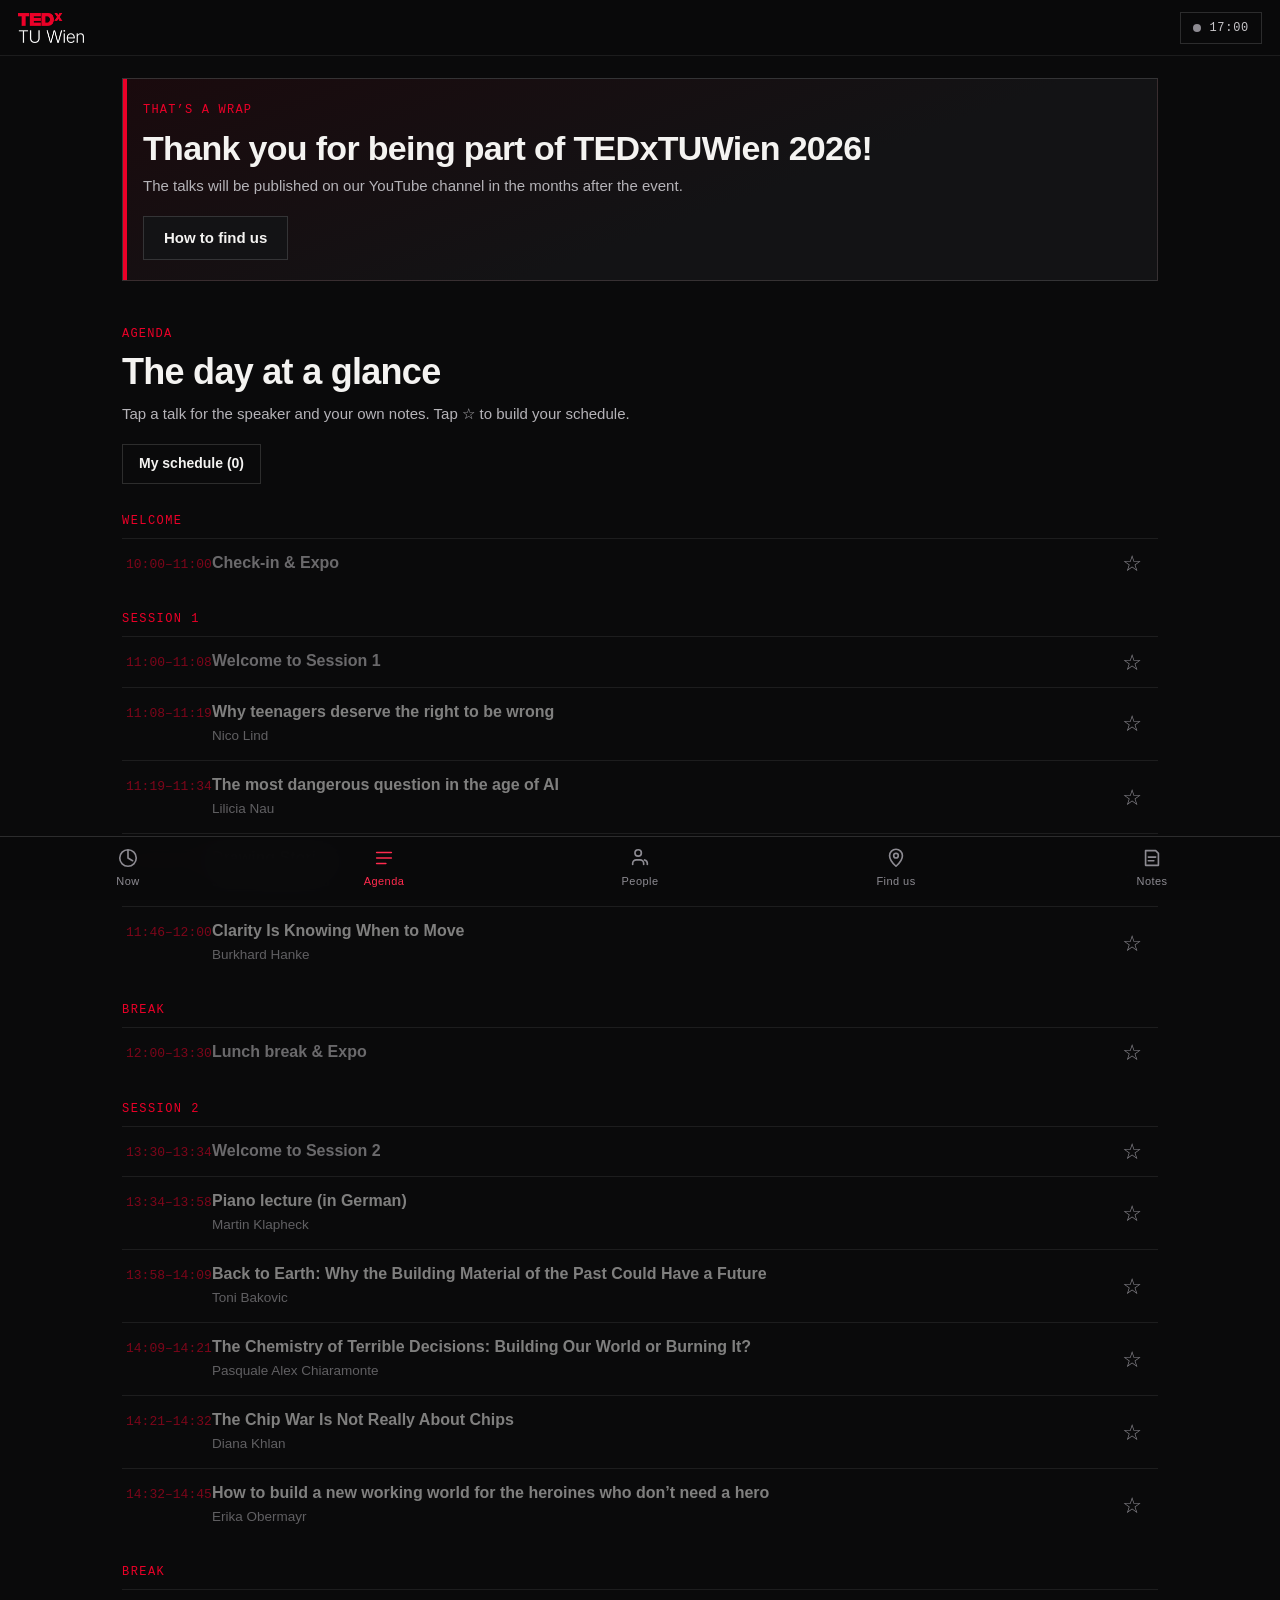
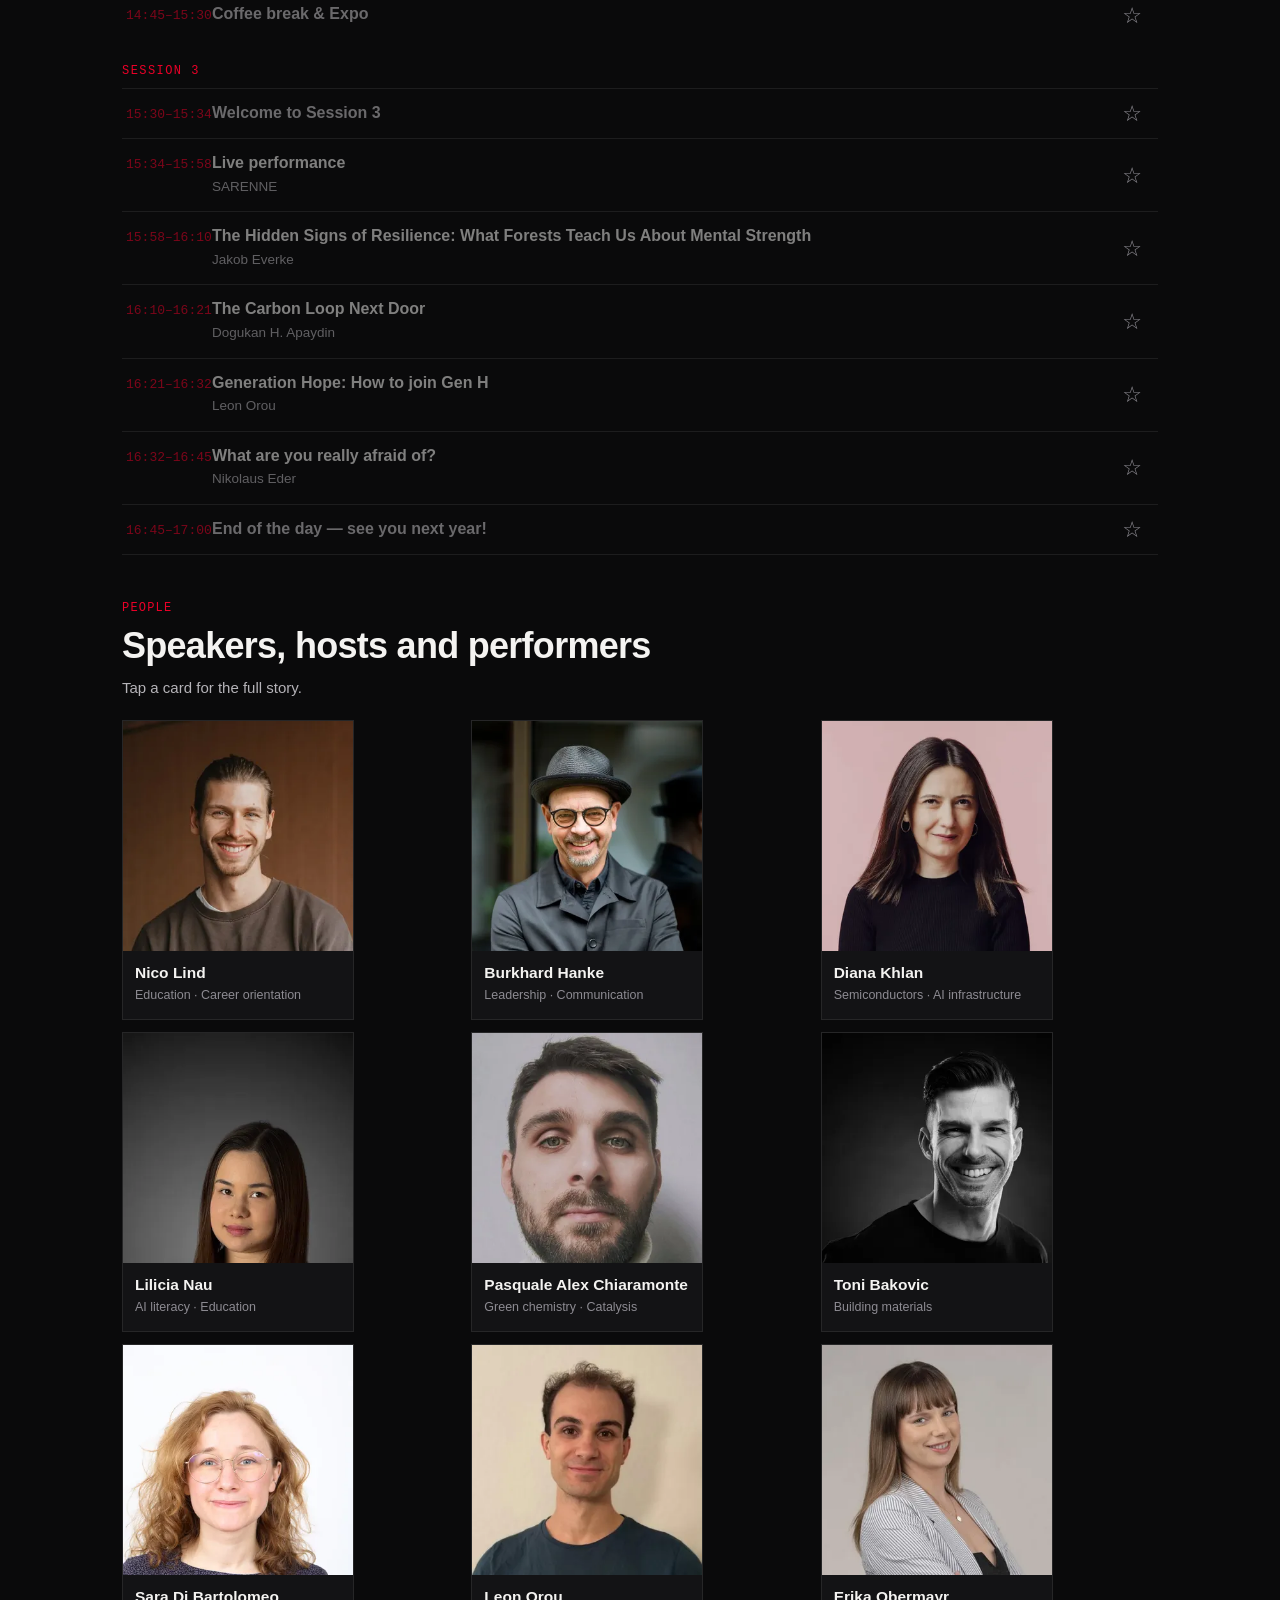
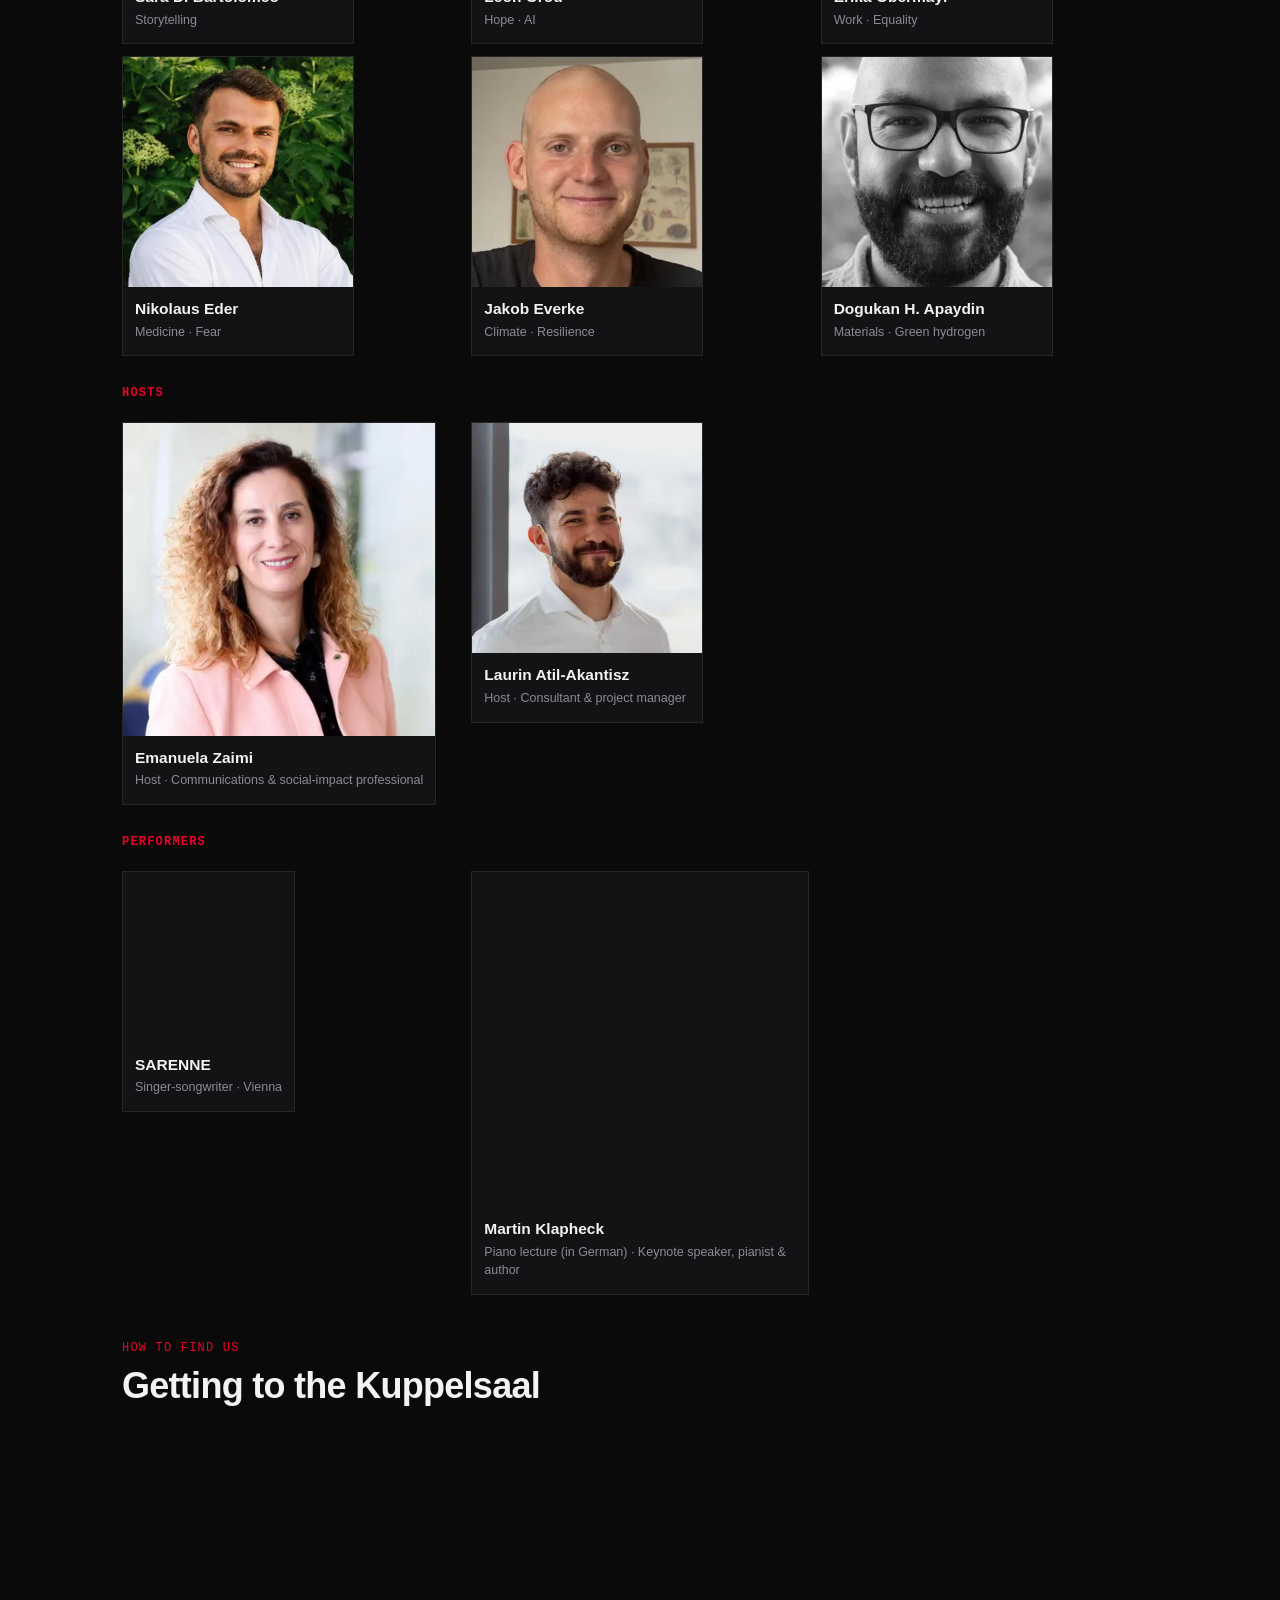
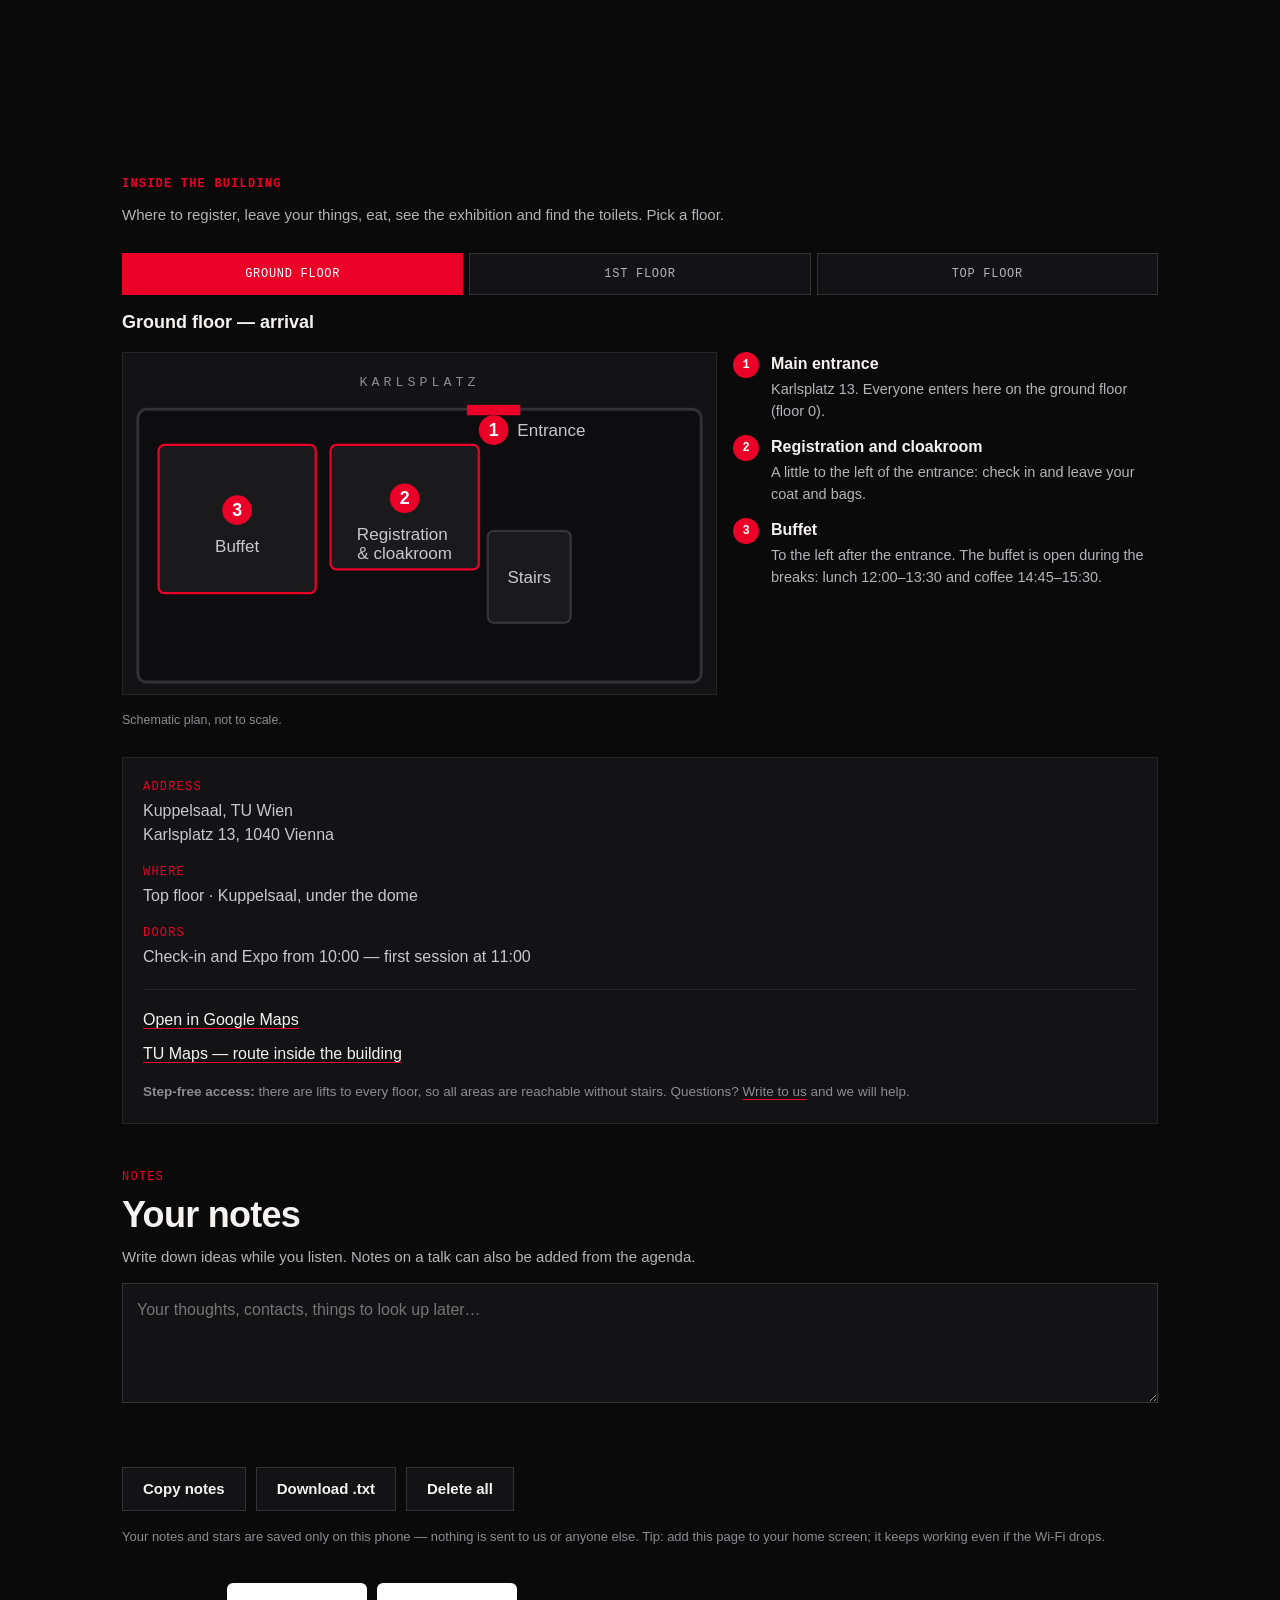
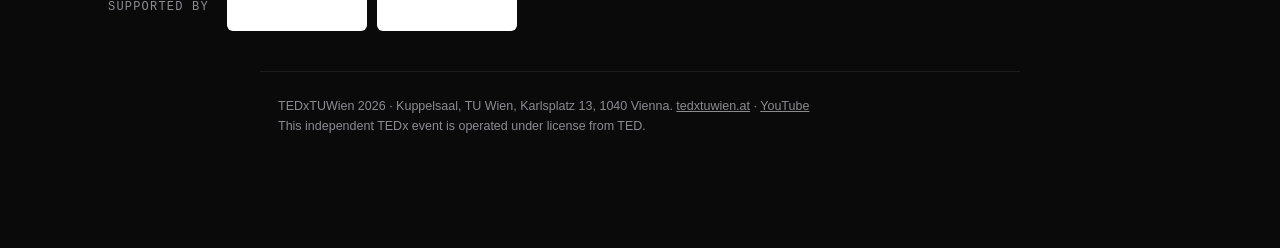
<file: index.html>
<!DOCTYPE html><html lang="en"> <head><meta charset="utf-8"><meta name="viewport" content="width=device-width, initial-scale=1, viewport-fit=cover"><title>TEDxTUWien 2026 — Program</title><meta name="description" content="The live program of TEDxTUWien 2026: what is on now, the agenda, speakers, directions and your notes."><meta name="theme-color" content="#0A0A0B"><meta name="robots" content="noindex"><meta name="referrer" content="no-referrer"><link rel="icon" type="image/svg+xml" href="/favicon.svg"><link rel="apple-touch-icon" href="/icon-192.png"><link rel="manifest" href="/manifest.webmanifest"><meta http-equiv="content-security-policy" content="default-src 'none';img-src 'self' data:;font-src 'self';connect-src 'self';worker-src 'self';manifest-src 'self';form-action 'none';base-uri 'self';object-src 'none'; script-src 'self' 'sha256-xIb/Pa7FUshAu4ihwjchYcQpyCI8eS8kt40GpOAYCz8=' 'sha256-1BvDVWLr3QCC20uHhUDi27eDFVJpk1uMQJGIWKUks2I=' 'sha256-kmZE/W8I1iuTnl1b3yqzv9/DQZenPngd3NjSKMQl7y0=' 'sha256-Y8t0ntteBwH+PqGKUyjWW3CAk+BNJKSoQc0xZ68FjhM=' 'sha256-0O7iB6zr9x0r6X6eWYITC9V5q+yWCGAoFvcysBGbY9Q='; style-src 'self' 'sha256-Hw23oPs2fQQmkAXcZ7RcNHYTnBPC6nFzAL6jhCcsemM=' 'sha256-47DEQpj8HBSa+/TImW+5JCeuQeRkm5NMpJWZG3hSuFU=';"><link rel="stylesheet" href="/assets/Layout.Bdrk-60d.css"></head> <body data-base="/"> <a class="skip-link" href="#now">Skip to content</a>  <div class="app" data-app data-title="TEDxTUWien 2026" data-offset="+01:00" data-doors="2026-11-22T10:00:00+01:00"> <header class="top"> <a class="brand" href="#now" aria-label="TEDxTUWien">  <img src="/assets/logo-white-cropped.wTfayhI8_Z24B0nx.webp" alt="TEDxTUWien" loading="eager" decoding="async" width="131" height="60" class="brand-img"> </a> <p class="chip" data-chip data-live="false" role="status"> <span class="dot" aria-hidden="true"></span><span data-chip-text>Vienna</span> </p> </header>  <main> <!-- NOW --><section id="now" class="panel now" aria-labelledby="now-title"> <div class="now-card" data-now data-phase="loading"> <p class="mono now-kicker" data-now-kicker>TEDxTUWien 2026</p> <h1 id="now-title" class="now-title" data-now-title>Program</h1> <p class="now-sub" data-now-sub>
22 November 2026 · Kuppelsaal, TU Wien, Karlsplatz 13 </p> <progress class="now-progress" data-now-progress value="0" max="1" hidden></progress> <p class="now-next" data-now-next hidden></p> <div class="now-actions"> <button type="button" class="btn btn--solid" data-jump hidden>Jump to now</button> <a class="btn" href="#find">How to find us</a> </div> </div> <noscript><p class="lead">Please enable JavaScript to see what is on right now.</p></noscript> </section> <!-- AGENDA --> <section id="agenda" class="panel" aria-labelledby="agenda-title"> <p class="mono eyebrow">Agenda</p> <h2 id="agenda-title" class="h2">The day at a glance</h2>  <p class="lead">
Tap a talk for the speaker and your own notes. Tap ☆ to build your schedule.
</p> <div class="agenda-tools"> <button type="button" class="toggle" data-filter aria-pressed="false">
My schedule <span data-pick-count>(0)</span> </button> </div> <ol class="agenda" data-agenda>  <li class="block-head" data-block> Welcome </li> <li class="item" data-item data-id="checkin" data-kind="checkin" data-start="2026-11-22T10:00:00+01:00" data-end="2026-11-22T11:00:00+01:00" data-title="Check-in &amp; Expo" data-person data-state="upcoming"> <button type="button" class="item-main" data-open="checkin"> <span class="time">10:00–11:00</span> <span> <span class="title">Check-in &amp; Expo</span>  <span class="tag tag--live">Live now</span> <span class="tag tag--next">Up next</span> </span> </button> <button type="button" class="star" data-pick="checkin" aria-pressed="false" aria-label="Add “Check-in &amp; Expo” to my schedule">
☆
</button> </li>  <li class="block-head" data-block> Session 1 </li> <li class="item" data-item data-id="s1-intro" data-kind="intro" data-start="2026-11-22T11:00:00+01:00" data-end="2026-11-22T11:08:00+01:00" data-title="Welcome to Session 1" data-person data-state="upcoming"> <button type="button" class="item-main" data-open="s1-intro"> <span class="time">11:00–11:08</span> <span> <span class="title">Welcome to Session 1</span>  <span class="tag tag--live">Live now</span> <span class="tag tag--next">Up next</span> </span> </button> <button type="button" class="star" data-pick="s1-intro" aria-pressed="false" aria-label="Add “Welcome to Session 1” to my schedule">
☆
</button> </li>   <li class="item" data-item data-id="talk-nico" data-kind="talk" data-start="2026-11-22T11:08:00+01:00" data-end="2026-11-22T11:19:00+01:00" data-title="Why teenagers deserve the right to be wrong" data-person="nico" data-state="upcoming"> <button type="button" class="item-main" data-open="talk-nico"> <span class="time">11:08–11:19</span> <span> <span class="title">Why teenagers deserve the right to be wrong</span> <span class="who">Nico Lind</span> <span class="tag tag--live">Live now</span> <span class="tag tag--next">Up next</span> </span> </button> <button type="button" class="star" data-pick="talk-nico" aria-pressed="false" aria-label="Add “Why teenagers deserve the right to be wrong” to my schedule">
☆
</button> </li>   <li class="item" data-item data-id="talk-lilicia" data-kind="talk" data-start="2026-11-22T11:19:00+01:00" data-end="2026-11-22T11:34:00+01:00" data-title="The most dangerous question in the age of AI" data-person="lilicia" data-state="upcoming"> <button type="button" class="item-main" data-open="talk-lilicia"> <span class="time">11:19–11:34</span> <span> <span class="title">The most dangerous question in the age of AI</span> <span class="who">Lilicia Nau</span> <span class="tag tag--live">Live now</span> <span class="tag tag--next">Up next</span> </span> </button> <button type="button" class="star" data-pick="talk-lilicia" aria-pressed="false" aria-label="Add “The most dangerous question in the age of AI” to my schedule">
☆
</button> </li>   <li class="item" data-item data-id="talk-sara" data-kind="talk" data-start="2026-11-22T11:34:00+01:00" data-end="2026-11-22T11:46:00+01:00" data-title="Drawing Stories" data-person="sara" data-state="upcoming"> <button type="button" class="item-main" data-open="talk-sara"> <span class="time">11:34–11:46</span> <span> <span class="title">Drawing Stories</span> <span class="who">Sara Di Bartolomeo</span> <span class="tag tag--live">Live now</span> <span class="tag tag--next">Up next</span> </span> </button> <button type="button" class="star" data-pick="talk-sara" aria-pressed="false" aria-label="Add “Drawing Stories” to my schedule">
☆
</button> </li>   <li class="item" data-item data-id="talk-burkhard" data-kind="talk" data-start="2026-11-22T11:46:00+01:00" data-end="2026-11-22T12:00:00+01:00" data-title="Clarity Is Knowing When to Move" data-person="burkhard" data-state="upcoming"> <button type="button" class="item-main" data-open="talk-burkhard"> <span class="time">11:46–12:00</span> <span> <span class="title">Clarity Is Knowing When to Move</span> <span class="who">Burkhard Hanke</span> <span class="tag tag--live">Live now</span> <span class="tag tag--next">Up next</span> </span> </button> <button type="button" class="star" data-pick="talk-burkhard" aria-pressed="false" aria-label="Add “Clarity Is Knowing When to Move” to my schedule">
☆
</button> </li>  <li class="block-head" data-block> Break </li> <li class="item" data-item data-id="break-lunch" data-kind="break" data-start="2026-11-22T12:00:00+01:00" data-end="2026-11-22T13:30:00+01:00" data-title="Lunch break &amp; Expo" data-person data-state="upcoming"> <button type="button" class="item-main" data-open="break-lunch"> <span class="time">12:00–13:30</span> <span> <span class="title">Lunch break &amp; Expo</span>  <span class="tag tag--live">Live now</span> <span class="tag tag--next">Up next</span> </span> </button> <button type="button" class="star" data-pick="break-lunch" aria-pressed="false" aria-label="Add “Lunch break &amp; Expo” to my schedule">
☆
</button> </li>  <li class="block-head" data-block> Session 2 </li> <li class="item" data-item data-id="s2-intro" data-kind="intro" data-start="2026-11-22T13:30:00+01:00" data-end="2026-11-22T13:34:00+01:00" data-title="Welcome to Session 2" data-person data-state="upcoming"> <button type="button" class="item-main" data-open="s2-intro"> <span class="time">13:30–13:34</span> <span> <span class="title">Welcome to Session 2</span>  <span class="tag tag--live">Live now</span> <span class="tag tag--next">Up next</span> </span> </button> <button type="button" class="star" data-pick="s2-intro" aria-pressed="false" aria-label="Add “Welcome to Session 2” to my schedule">
☆
</button> </li>   <li class="item" data-item data-id="perf-martin" data-kind="performance" data-start="2026-11-22T13:34:00+01:00" data-end="2026-11-22T13:58:00+01:00" data-title="Piano lecture (in German)" data-person="martin" data-state="upcoming"> <button type="button" class="item-main" data-open="perf-martin"> <span class="time">13:34–13:58</span> <span> <span class="title">Piano lecture (in German)</span> <span class="who">Martin Klapheck</span> <span class="tag tag--live">Live now</span> <span class="tag tag--next">Up next</span> </span> </button> <button type="button" class="star" data-pick="perf-martin" aria-pressed="false" aria-label="Add “Piano lecture (in German)” to my schedule">
☆
</button> </li>   <li class="item" data-item data-id="talk-toni" data-kind="talk" data-start="2026-11-22T13:58:00+01:00" data-end="2026-11-22T14:09:00+01:00" data-title="Back to Earth: Why the Building Material of the Past Could Have a Future" data-person="toni" data-state="upcoming"> <button type="button" class="item-main" data-open="talk-toni"> <span class="time">13:58–14:09</span> <span> <span class="title">Back to Earth: Why the Building Material of the Past Could Have a Future</span> <span class="who">Toni Bakovic</span> <span class="tag tag--live">Live now</span> <span class="tag tag--next">Up next</span> </span> </button> <button type="button" class="star" data-pick="talk-toni" aria-pressed="false" aria-label="Add “Back to Earth: Why the Building Material of the Past Could Have a Future” to my schedule">
☆
</button> </li>   <li class="item" data-item data-id="talk-pasquale" data-kind="talk" data-start="2026-11-22T14:09:00+01:00" data-end="2026-11-22T14:21:00+01:00" data-title="The Chemistry of Terrible Decisions: Building Our World or Burning It?" data-person="pasquale" data-state="upcoming"> <button type="button" class="item-main" data-open="talk-pasquale"> <span class="time">14:09–14:21</span> <span> <span class="title">The Chemistry of Terrible Decisions: Building Our World or Burning It?</span> <span class="who">Pasquale Alex Chiaramonte</span> <span class="tag tag--live">Live now</span> <span class="tag tag--next">Up next</span> </span> </button> <button type="button" class="star" data-pick="talk-pasquale" aria-pressed="false" aria-label="Add “The Chemistry of Terrible Decisions: Building Our World or Burning It?” to my schedule">
☆
</button> </li>   <li class="item" data-item data-id="talk-diana" data-kind="talk" data-start="2026-11-22T14:21:00+01:00" data-end="2026-11-22T14:32:00+01:00" data-title="The Chip War Is Not Really About Chips" data-person="diana" data-state="upcoming"> <button type="button" class="item-main" data-open="talk-diana"> <span class="time">14:21–14:32</span> <span> <span class="title">The Chip War Is Not Really About Chips</span> <span class="who">Diana Khlan</span> <span class="tag tag--live">Live now</span> <span class="tag tag--next">Up next</span> </span> </button> <button type="button" class="star" data-pick="talk-diana" aria-pressed="false" aria-label="Add “The Chip War Is Not Really About Chips” to my schedule">
☆
</button> </li>   <li class="item" data-item data-id="talk-erika" data-kind="talk" data-start="2026-11-22T14:32:00+01:00" data-end="2026-11-22T14:45:00+01:00" data-title="How to build a new working world for the heroines who don’t need a hero" data-person="erika" data-state="upcoming"> <button type="button" class="item-main" data-open="talk-erika"> <span class="time">14:32–14:45</span> <span> <span class="title">How to build a new working world for the heroines who don’t need a hero</span> <span class="who">Erika Obermayr</span> <span class="tag tag--live">Live now</span> <span class="tag tag--next">Up next</span> </span> </button> <button type="button" class="star" data-pick="talk-erika" aria-pressed="false" aria-label="Add “How to build a new working world for the heroines who don’t need a hero” to my schedule">
☆
</button> </li>  <li class="block-head" data-block> Break </li> <li class="item" data-item data-id="break-coffee" data-kind="break" data-start="2026-11-22T14:45:00+01:00" data-end="2026-11-22T15:30:00+01:00" data-title="Coffee break &amp; Expo" data-person data-state="upcoming"> <button type="button" class="item-main" data-open="break-coffee"> <span class="time">14:45–15:30</span> <span> <span class="title">Coffee break &amp; Expo</span>  <span class="tag tag--live">Live now</span> <span class="tag tag--next">Up next</span> </span> </button> <button type="button" class="star" data-pick="break-coffee" aria-pressed="false" aria-label="Add “Coffee break &amp; Expo” to my schedule">
☆
</button> </li>  <li class="block-head" data-block> Session 3 </li> <li class="item" data-item data-id="s3-intro" data-kind="intro" data-start="2026-11-22T15:30:00+01:00" data-end="2026-11-22T15:34:00+01:00" data-title="Welcome to Session 3" data-person data-state="upcoming"> <button type="button" class="item-main" data-open="s3-intro"> <span class="time">15:30–15:34</span> <span> <span class="title">Welcome to Session 3</span>  <span class="tag tag--live">Live now</span> <span class="tag tag--next">Up next</span> </span> </button> <button type="button" class="star" data-pick="s3-intro" aria-pressed="false" aria-label="Add “Welcome to Session 3” to my schedule">
☆
</button> </li>   <li class="item" data-item data-id="perf-sarenne" data-kind="performance" data-start="2026-11-22T15:34:00+01:00" data-end="2026-11-22T15:58:00+01:00" data-title="Live performance" data-person="sarenne" data-state="upcoming"> <button type="button" class="item-main" data-open="perf-sarenne"> <span class="time">15:34–15:58</span> <span> <span class="title">Live performance</span> <span class="who">SARENNE</span> <span class="tag tag--live">Live now</span> <span class="tag tag--next">Up next</span> </span> </button> <button type="button" class="star" data-pick="perf-sarenne" aria-pressed="false" aria-label="Add “Live performance” to my schedule">
☆
</button> </li>   <li class="item" data-item data-id="talk-jakob" data-kind="talk" data-start="2026-11-22T15:58:00+01:00" data-end="2026-11-22T16:10:00+01:00" data-title="The Hidden Signs of Resilience: What Forests Teach Us About Mental Strength" data-person="jakob" data-state="upcoming"> <button type="button" class="item-main" data-open="talk-jakob"> <span class="time">15:58–16:10</span> <span> <span class="title">The Hidden Signs of Resilience: What Forests Teach Us About Mental Strength</span> <span class="who">Jakob Everke</span> <span class="tag tag--live">Live now</span> <span class="tag tag--next">Up next</span> </span> </button> <button type="button" class="star" data-pick="talk-jakob" aria-pressed="false" aria-label="Add “The Hidden Signs of Resilience: What Forests Teach Us About Mental Strength” to my schedule">
☆
</button> </li>   <li class="item" data-item data-id="talk-dogukan" data-kind="talk" data-start="2026-11-22T16:10:00+01:00" data-end="2026-11-22T16:21:00+01:00" data-title="The Carbon Loop Next Door" data-person="dogukan" data-state="upcoming"> <button type="button" class="item-main" data-open="talk-dogukan"> <span class="time">16:10–16:21</span> <span> <span class="title">The Carbon Loop Next Door</span> <span class="who">Dogukan H. Apaydin</span> <span class="tag tag--live">Live now</span> <span class="tag tag--next">Up next</span> </span> </button> <button type="button" class="star" data-pick="talk-dogukan" aria-pressed="false" aria-label="Add “The Carbon Loop Next Door” to my schedule">
☆
</button> </li>   <li class="item" data-item data-id="talk-leon" data-kind="talk" data-start="2026-11-22T16:21:00+01:00" data-end="2026-11-22T16:32:00+01:00" data-title="Generation Hope: How to join Gen H" data-person="leon" data-state="upcoming"> <button type="button" class="item-main" data-open="talk-leon"> <span class="time">16:21–16:32</span> <span> <span class="title">Generation Hope: How to join Gen H</span> <span class="who">Leon Orou</span> <span class="tag tag--live">Live now</span> <span class="tag tag--next">Up next</span> </span> </button> <button type="button" class="star" data-pick="talk-leon" aria-pressed="false" aria-label="Add “Generation Hope: How to join Gen H” to my schedule">
☆
</button> </li>   <li class="item" data-item data-id="talk-nikolaus" data-kind="talk" data-start="2026-11-22T16:32:00+01:00" data-end="2026-11-22T16:45:00+01:00" data-title="What are you really afraid of?" data-person="nikolaus" data-state="upcoming"> <button type="button" class="item-main" data-open="talk-nikolaus"> <span class="time">16:32–16:45</span> <span> <span class="title">What are you really afraid of?</span> <span class="who">Nikolaus Eder</span> <span class="tag tag--live">Live now</span> <span class="tag tag--next">Up next</span> </span> </button> <button type="button" class="star" data-pick="talk-nikolaus" aria-pressed="false" aria-label="Add “What are you really afraid of?” to my schedule">
☆
</button> </li>   <li class="item" data-item data-id="end" data-kind="end" data-start="2026-11-22T16:45:00+01:00" data-end="2026-11-22T17:00:00+01:00" data-title="End of the day — see you next year!" data-person data-state="upcoming"> <button type="button" class="item-main" data-open="end"> <span class="time">16:45–17:00</span> <span> <span class="title">End of the day — see you next year!</span>  <span class="tag tag--live">Live now</span> <span class="tag tag--next">Up next</span> </span> </button> <button type="button" class="star" data-pick="end" aria-pressed="false" aria-label="Add “End of the day — see you next year!” to my schedule">
☆
</button> </li>  </ol>  </section> <!-- PEOPLE --> <section id="speakers" class="panel" aria-labelledby="speakers-title"> <p class="mono eyebrow">People</p> <h2 id="speakers-title" class="h2">Speakers, hosts and performers</h2> <p class="lead">Tap a card for the full story.</p> <ul class="people"> <li> <button type="button" class="person" data-person-open="nico">  <img src="/assets/nico.BfSO3BF__Z1v5nz7.webp" srcset="/assets/nico.BfSO3BF__Z147Bfm.webp 180w, /assets/nico.BfSO3BF__Z1v5nz7.webp 360w" alt sizes="(min-width: 720px) 230px, 45vw" loading="lazy" decoding="async" width="360" height="360"> <span class="person-body"> <span class="person-name">Nico Lind</span> <span class="person-tag">Education · Career orientation</span> </span> </button> </li><li> <button type="button" class="person" data-person-open="burkhard">  <img src="/assets/burkhard.CeSJCN3g_88uEK.webp" srcset="/assets/burkhard.CeSJCN3g_7hyvH.webp 180w, /assets/burkhard.CeSJCN3g_88uEK.webp 360w" alt sizes="(min-width: 720px) 230px, 45vw" loading="lazy" decoding="async" width="360" height="360"> <span class="person-body"> <span class="person-name">Burkhard Hanke</span> <span class="person-tag">Leadership · Communication</span> </span> </button> </li><li> <button type="button" class="person" data-person-open="diana">  <img src="/assets/diana.BOeBPhRZ_1RQ8oX.webp" srcset="/assets/diana.BOeBPhRZ_1hAgNO.webp 180w, /assets/diana.BOeBPhRZ_1RQ8oX.webp 360w" alt sizes="(min-width: 720px) 230px, 45vw" loading="lazy" decoding="async" width="360" height="360"> <span class="person-body"> <span class="person-name">Diana Khlan</span> <span class="person-tag">Semiconductors · AI infrastructure</span> </span> </button> </li><li> <button type="button" class="person" data-person-open="lilicia">  <img src="/assets/lilicia.DaMuR7Tk_Z17UVVl.webp" srcset="/assets/lilicia.DaMuR7Tk_Lhsgh.webp 180w, /assets/lilicia.DaMuR7Tk_Z17UVVl.webp 360w" alt sizes="(min-width: 720px) 230px, 45vw" loading="lazy" decoding="async" width="360" height="360"> <span class="person-body"> <span class="person-name">Lilicia Nau</span> <span class="person-tag">AI literacy · Education</span> </span> </button> </li><li> <button type="button" class="person" data-person-open="pasquale">  <img src="/assets/pasquale.CCpwCO5W_22agNW.webp" srcset="/assets/pasquale.CCpwCO5W_Z18NrMm.webp 180w, /assets/pasquale.CCpwCO5W_22agNW.webp 360w" alt sizes="(min-width: 720px) 230px, 45vw" loading="lazy" decoding="async" width="360" height="360"> <span class="person-body"> <span class="person-name">Pasquale Alex Chiaramonte</span> <span class="person-tag">Green chemistry · Catalysis</span> </span> </button> </li><li> <button type="button" class="person" data-person-open="toni">  <img src="/assets/toni.PiwLhw51_Z1CAivj.webp" srcset="/assets/toni.PiwLhw51_Nleqv.webp 180w, /assets/toni.PiwLhw51_Z1CAivj.webp 360w" alt sizes="(min-width: 720px) 230px, 45vw" loading="lazy" decoding="async" width="360" height="360"> <span class="person-body"> <span class="person-name">Toni Bakovic</span> <span class="person-tag">Building materials</span> </span> </button> </li><li> <button type="button" class="person" data-person-open="sara">  <img src="/assets/sara.DInoAD97_1Fo21g.webp" srcset="/assets/sara.DInoAD97_ZWQyPQ.webp 180w, /assets/sara.DInoAD97_1Fo21g.webp 360w" alt sizes="(min-width: 720px) 230px, 45vw" loading="lazy" decoding="async" width="360" height="360"> <span class="person-body"> <span class="person-name">Sara Di Bartolomeo</span> <span class="person-tag">Storytelling</span> </span> </button> </li><li> <button type="button" class="person" data-person-open="leon">  <img src="/assets/leon.BKmVYDKj_12iE1h.webp" srcset="/assets/leon.BKmVYDKj_1tgql2.webp 180w, /assets/leon.BKmVYDKj_12iE1h.webp 360w" alt sizes="(min-width: 720px) 230px, 45vw" loading="lazy" decoding="async" width="360" height="360"> <span class="person-body"> <span class="person-name">Leon Orou</span> <span class="person-tag">Hope · AI</span> </span> </button> </li><li> <button type="button" class="person" data-person-open="erika">  <img src="/assets/erika.MjvDwOD-_2vWgmE.webp" srcset="/assets/erika.MjvDwOD-_WHrfG.webp 180w, /assets/erika.MjvDwOD-_2vWgmE.webp 360w" alt sizes="(min-width: 720px) 230px, 45vw" loading="lazy" decoding="async" width="360" height="360"> <span class="person-body"> <span class="person-name">Erika Obermayr</span> <span class="person-tag">Work · Equality</span> </span> </button> </li><li> <button type="button" class="person" data-person-open="nikolaus">  <img src="/assets/nikolaus.mUinv9Qx_ZtC731.webp" srcset="/assets/nikolaus.mUinv9Qx_1pAi9B.webp 180w, /assets/nikolaus.mUinv9Qx_ZtC731.webp 360w" alt sizes="(min-width: 720px) 230px, 45vw" loading="lazy" decoding="async" width="360" height="360"> <span class="person-body"> <span class="person-name">Nikolaus Eder</span> <span class="person-tag">Medicine · Fear</span> </span> </button> </li><li> <button type="button" class="person" data-person-open="jakob">  <img src="/assets/jakob.BzuIICod_Z1TKswz.webp" srcset="/assets/jakob.BzuIICod_1BbQao.webp 180w, /assets/jakob.BzuIICod_Z1TKswz.webp 360w" alt sizes="(min-width: 720px) 230px, 45vw" loading="lazy" decoding="async" width="360" height="360"> <span class="person-body"> <span class="person-name">Jakob Everke</span> <span class="person-tag">Climate · Resilience</span> </span> </button> </li><li> <button type="button" class="person" data-person-open="dogukan">  <img src="/assets/dogukan.DpOug6Vc_2xjwq.webp" srcset="/assets/dogukan.DpOug6Vc_ZxHx3I.webp 180w, /assets/dogukan.DpOug6Vc_2xjwq.webp 360w" alt sizes="(min-width: 720px) 230px, 45vw" loading="lazy" decoding="async" width="360" height="360"> <span class="person-body"> <span class="person-name">Dogukan H. Apaydin</span> <span class="person-tag">Materials · Green hydrogen</span> </span> </button> </li> </ul>  <h3 class="mono people-group">Hosts</h3> <ul class="people"> <li> <button type="button" class="person" data-person-open="emanuela">  <img src="/assets/emanuela.C_ifdrKU_Z197bl7.webp" srcset="/assets/emanuela.C_ifdrKU_K6dQv.webp 180w, /assets/emanuela.C_ifdrKU_Z197bl7.webp 360w" alt sizes="(min-width: 720px) 230px, 45vw" loading="lazy" decoding="async" width="360" height="360"> <span class="person-body"> <span class="person-name">Emanuela Zaimi</span> <span class="person-tag">Host · Communications &amp; social-impact professional</span> </span> </button> </li><li> <button type="button" class="person" data-person-open="laurin">  <img src="/assets/laurin.n71R1qe7_1p8Aum.webp" srcset="/assets/laurin.n71R1qe7_Z1e70mK.webp 180w, /assets/laurin.n71R1qe7_1p8Aum.webp 360w" alt sizes="(min-width: 720px) 230px, 45vw" loading="lazy" decoding="async" width="360" height="360"> <span class="person-body"> <span class="person-name">Laurin Atil-Akantisz</span> <span class="person-tag">Host · Consultant &amp; project manager</span> </span> </button> </li> </ul>  <h3 class="mono people-group">Performers</h3> <ul class="people"> <li> <button type="button" class="person" data-person-open="sarenne">  <img src="/assets/sarenne.DZHOQEmE_fOr1d.webp" srcset="/assets/sarenne.DZHOQEmE_ZkqpyV.webp 180w, /assets/sarenne.DZHOQEmE_fOr1d.webp 360w" alt sizes="(min-width: 720px) 230px, 45vw" loading="lazy" decoding="async" width="360" height="360"> <span class="person-body"> <span class="person-name">SARENNE</span> <span class="person-tag">Singer-songwriter · Vienna</span> </span> </button> </li><li> <button type="button" class="person" data-person-open="martin">  <img src="/assets/martin.CmvE4E84_Z2rEFpl.webp" srcset="/assets/martin.CmvE4E84_ZI8sw.webp 180w, /assets/martin.CmvE4E84_Z2rEFpl.webp 360w" alt sizes="(min-width: 720px) 230px, 45vw" loading="lazy" decoding="async" width="360" height="360"> <span class="person-body"> <span class="person-name">Martin Klapheck</span> <span class="person-tag">Piano lecture (in German) · Keynote speaker, pianist &amp; author</span> </span> </button> </li> </ul>  </section> <!-- FIND US --> <section id="find" class="panel" aria-labelledby="find-title"> <p class="mono eyebrow">How to find us</p> <h2 id="find-title" class="h2">Getting to the Kuppelsaal</h2> <ol class="route" data-reveal> <li class="step"> <span class="step-dot" aria-hidden="true"> 1 </span> <div> <h3 class="step-title">Arrive at Karlsplatz</h3> <p class="step-text">The U-Bahn lines U1, U2 and U4 stop at Karlsplatz, right next to the TU Wien main building.</p> </div> </li><li class="step"> <span class="step-dot" aria-hidden="true"> 2 </span> <div> <h3 class="step-title">Enter the main building</h3> <p class="step-text">TU Wien, Karlsplatz 13, 1040 Vienna. The entrance is on the ground floor (floor 0).</p> </div> </li><li class="step"> <span class="step-dot" aria-hidden="true"> 3 </span> <div> <h3 class="step-title">Register and leave your things</h3> <p class="step-text">Registration and the cloakroom are a little to the left of the entrance. The buffet is further left.</p> </div> </li><li class="step"> <span class="step-dot" aria-hidden="true"> 4 </span> <div> <h3 class="step-title">Go up to the Kuppelsaal</h3> <p class="step-text">The hall is on the top floor, right under the dome. Lifts go to every floor. The exhibition is on the 1st floor on the way.</p> </div> </li> </ol> <h3 class="mono guide-eyebrow">Inside the building</h3> <p class="lead">
Where to register, leave your things, eat, see the exhibition and find the toilets. Pick a
        floor.
</p> <div class="floors"> <input type="radio" name="floor" id="fl-f0" checked><input type="radio" name="floor" id="fl-f1"><input type="radio" name="floor" id="fl-f4"> <div class="floor-tabs"> <label class="floor-tab" for="fl-f0"> Ground floor </label><label class="floor-tab" for="fl-f1"> 1st floor </label><label class="floor-tab" for="fl-f4"> Top floor </label> </div> <div class="floor-panels"> <section class="floor-panel" id="p-f0" aria-label="Ground floor — arrival"> <h4 class="floor-title">Ground floor — arrival</h4> <svg class="map" viewBox="0 0 400 230" role="img" aria-label="Schematic plan of the floor"> <text class="map-street" x="200" y="22" text-anchor="middle">KARLSPLATZ</text> <rect class="map-wall" x="10" y="38" width="380" height="184" rx="6"></rect>  <rect class="map-door" x="232" y="35" width="36" height="7"></rect> <circle class="map-pin" cx="250" cy="52" r="10"></circle> <text class="map-pin-n" x="250" y="56" text-anchor="middle">
1
</text> <text class="map-label" x="266" y="56">
Entrance
</text>   <rect class="map-zone map-zone--hl" x="140" y="62" width="100" height="84" rx="4"></rect> <text class="map-label" x="190" y="126" text-anchor="middle"> <tspan x="190" dy="0"> Registration </tspan><tspan x="190" dy="13"> &amp; cloakroom </tspan> </text>  <circle class="map-pin" cx="190" cy="98" r="10"></circle> <text class="map-pin-n" x="190" y="102" text-anchor="middle"> 2 </text>   <rect class="map-zone map-zone--hl" x="24" y="62" width="106" height="100" rx="4"></rect> <text class="map-label" x="77" y="134" text-anchor="middle"> <tspan x="77" dy="0"> Buffet </tspan> </text>  <circle class="map-pin" cx="77" cy="106" r="10"></circle> <text class="map-pin-n" x="77" y="110" text-anchor="middle"> 3 </text>   <rect class="map-zone" x="246" y="120" width="56" height="62" rx="4"></rect> <text class="map-label" x="274" y="155" text-anchor="middle"> <tspan x="274" dy="0"> Stairs </tspan> </text>   </svg> <ol class="places"> <li class="place"> <span class="place-n" aria-hidden="true"> 1 </span> <div> <p class="place-title">Main entrance</p> <p class="place-text">Karlsplatz 13. Everyone enters here on the ground floor (floor 0).</p> </div> </li><li class="place"> <span class="place-n" aria-hidden="true"> 2 </span> <div> <p class="place-title">Registration and cloakroom</p> <p class="place-text">A little to the left of the entrance: check in and leave your coat and bags.</p> </div> </li><li class="place"> <span class="place-n" aria-hidden="true"> 3 </span> <div> <p class="place-title">Buffet</p> <p class="place-text">To the left after the entrance. The buffet is open during the breaks: lunch 12:00–13:30 and coffee 14:45–15:30.</p> </div> </li> </ol> <p class="map-note">Schematic plan, not to scale.</p> </section><section class="floor-panel" id="p-f1" aria-label="1st floor — exhibition"> <h4 class="floor-title">1st floor — exhibition</h4> <svg class="map" viewBox="0 0 400 230" role="img" aria-label="Schematic plan of the floor"> <text class="map-street" x="200" y="22" text-anchor="middle">KARLSPLATZ</text> <rect class="map-wall" x="10" y="38" width="380" height="184" rx="6"></rect>   <rect class="map-zone map-zone--hl" x="28" y="62" width="226" height="140" rx="4"></rect> <text class="map-label" x="141" y="154" text-anchor="middle"> <tspan x="141" dy="0"> Exhibition </tspan> </text>  <circle class="map-pin" cx="141" cy="126" r="10"></circle> <text class="map-pin-n" x="141" y="130" text-anchor="middle"> 1 </text>   <rect class="map-zone" x="312" y="62" width="60" height="52" rx="4"></rect> <text class="map-label" x="342" y="110" text-anchor="middle"> <tspan x="342" dy="0"> Toilets </tspan> </text>  <circle class="map-pin" cx="342" cy="82" r="10"></circle> <text class="map-pin-n" x="342" y="86" text-anchor="middle"> 2 </text>   <rect class="map-zone" x="264" y="130" width="56" height="62" rx="4"></rect> <text class="map-label" x="292" y="165" text-anchor="middle"> <tspan x="292" dy="0"> Stairs </tspan> </text>   </svg> <ol class="places"> <li class="place"> <span class="place-n" aria-hidden="true"> 1 </span> <div> <p class="place-title">Exhibition</p> <p class="place-text">Open in parallel to the sessions. Visit all exhibitors and talk to them in person.</p> </div> </li><li class="place"> <span class="place-n" aria-hidden="true"> 2 </span> <div> <p class="place-title">Toilets</p> <p class="place-text">On this floor.</p> </div> </li> </ol> <p class="map-note">Schematic plan, not to scale.</p> </section><section class="floor-panel" id="p-f4" aria-label="Top floor — Kuppelsaal"> <h4 class="floor-title">Top floor — Kuppelsaal</h4> <svg class="map" viewBox="0 0 400 230" role="img" aria-label="Schematic plan of the floor"> <text class="map-street" x="200" y="22" text-anchor="middle">KARLSPLATZ</text> <rect class="map-wall" x="10" y="38" width="380" height="184" rx="6"></rect>   <rect class="map-zone map-zone--hl" x="94" y="62" width="214" height="148" rx="4"></rect> <text class="map-label" x="201" y="158" text-anchor="middle"> <tspan x="201" dy="0"> Kuppelsaal </tspan> </text>  <circle class="map-pin" cx="201" cy="130" r="10"></circle> <text class="map-pin-n" x="201" y="134" text-anchor="middle"> 1 </text>   <rect class="map-zone" x="22" y="62" width="62" height="70" rx="4"></rect> <text class="map-label" x="53" y="119" text-anchor="middle"> <tspan x="53" dy="0"> Backstage </tspan> </text>  <circle class="map-pin" cx="53" cy="91" r="10"></circle> <text class="map-pin-n" x="53" y="95" text-anchor="middle"> 2 </text>   <rect class="map-zone" x="320" y="62" width="60" height="52" rx="4"></rect> <text class="map-label" x="350" y="110" text-anchor="middle"> <tspan x="350" dy="0"> Toilets </tspan> </text>  <circle class="map-pin" cx="350" cy="82" r="10"></circle> <text class="map-pin-n" x="350" y="86" text-anchor="middle"> 3 </text>   <rect class="map-zone" x="320" y="130" width="60" height="62" rx="4"></rect> <text class="map-label" x="350" y="165" text-anchor="middle"> <tspan x="350" dy="0"> Stairs </tspan> </text>   </svg> <ol class="places"> <li class="place"> <span class="place-n" aria-hidden="true"> 1 </span> <div> <p class="place-title">Kuppelsaal</p> <p class="place-text">The event itself: all talks and performances, under the dome.</p> </div> </li><li class="place"> <span class="place-n" aria-hidden="true"> 2 </span> <div> <p class="place-title">Backstage room</p> <p class="place-text">For the speakers and performers (make-up and waiting).</p> </div> </li><li class="place"> <span class="place-n" aria-hidden="true"> 3 </span> <div> <p class="place-title">Toilets</p> <p class="place-text">On this floor.</p> </div> </li> </ol> <p class="map-note">Schematic plan, not to scale.</p> </section> </div> </div> <aside class="facts"> <dl> <div> <dt class="mono">Address</dt> <dd> Kuppelsaal, TU Wien<br> Karlsplatz 13, 1040 Vienna </dd> </div> <div> <dt class="mono">Where</dt> <dd>Top floor · Kuppelsaal, under the dome</dd> </div> <div> <dt class="mono">Doors</dt> <dd>Check-in and Expo from 10:00 — first session at 11:00</dd> </div> </dl> <ul class="links"> <li> <a href="https://www.google.com/maps/search/?api=1&amp;query=Kuppelsaal+TU+Wien+Karlsplatz+13+1040+Wien" target="_blank" rel="noopener noreferrer">Open in Google Maps</a> </li> <li> <a href="https://maps.tuwien.ac.at/?q=AA0448" target="_blank" rel="noopener noreferrer">
TU Maps — route inside the building
</a> </li> </ul> <p class="help"> <strong>Step-free access:</strong> there are lifts to every floor, so all areas are reachable
          without stairs. Questions? <a href="mailto:office@tedxtuwien.at">Write to us</a> and we will help.
</p> </aside> </section> <!-- NOTES --> <section id="notes" class="panel" aria-labelledby="notes-title"> <p class="mono eyebrow">Notes</p> <h2 id="notes-title" class="h2">Your notes</h2> <p class="lead">
Write down ideas while you listen. Notes on a talk can also be added from the agenda.
</p> <label class="sr-only" for="note-general">General notes</label> <textarea id="note-general" class="note-box" data-note-general maxlength="5000" placeholder="Your thoughts, contacts, things to look up later…"></textarea> <p class="saved" data-saved role="status" aria-live="polite"></p> <ul class="notes-list" data-notes-list></ul> <div class="notes-actions"> <button type="button" class="btn" data-copy>Copy notes</button> <button type="button" class="btn" data-download>Download .txt</button> <button type="button" class="btn" data-share hidden>Share</button> <button type="button" class="btn" data-clear>Delete all</button> </div> <p class="privacy">
Your notes and stars are saved only on this phone — nothing is sent to us or anyone else.
        Tip: add this page to your home screen; it keeps working even if the Wi-Fi drops.
</p> </section> </main> <div class="supporters"> <p class="mono">Supported by</p> <ul> <li> <a href="https://www.wienerstadtwerke.at/" target="_blank" rel="noopener noreferrer">  <img src="/assets/wiener-stadtwerke.B3f0fsXx_Z13JJ2r.webp" srcset="/assets/wiener-stadtwerke.B3f0fsXx_2r2jXM.webp 140w, /assets/wiener-stadtwerke.B3f0fsXx_bWjvB.webp 280w" alt="Wiener Stadtwerke" sizes="120px" loading="lazy" decoding="async" width="1200" height="321"> </a> </li><li> <a href="https://www.siemens.com/" target="_blank" rel="noopener noreferrer">  <img src="/assets/siemens.Cf7RtyrB_vA04Y.webp" srcset="/assets/siemens.Cf7RtyrB_1WaJPn.webp 140w, /assets/siemens.Cf7RtyrB_Z17MWhb.webp 280w" alt="Siemens" sizes="120px" loading="lazy" decoding="async" width="2000" height="318"> </a> </li> </ul> </div> <footer class="foot"> <p> TEDxTUWien 2026 · Kuppelsaal, TU Wien, Karlsplatz 13, 1040 Vienna.
<a href="https://www.tedxtuwien.at/">tedxtuwien.at</a> ·
<a href="https://www.youtube.com/@tedxtuwien">YouTube</a> </p> <p>This independent TEDx event is operated under license from TED.</p> </footer> <nav class="tabs" aria-label="Sections"> <a class="tab" href="#now" data-tab="now"> <svg viewBox="0 0 24 24" aria-hidden="true"> <path d="M12 3v9l5 3M21 12a9 9 0 1 1-18 0 9 9 0 0 1 18 0Z"></path> </svg> <span>Now</span> </a><a class="tab" href="#agenda" data-tab="agenda"> <svg viewBox="0 0 24 24" aria-hidden="true"> <path d="M4 6h16M4 12h16M4 18h10"></path> </svg> <span>Agenda</span> </a><a class="tab" href="#speakers" data-tab="speakers"> <svg viewBox="0 0 24 24" aria-hidden="true"> <path d="M16 19v-1a4 4 0 0 0-4-4H8a4 4 0 0 0-4 4v1M10 10a3.5 3.5 0 1 0 0-7 3.5 3.5 0 0 0 0 7ZM20 19v-1a4 4 0 0 0-3-3.9"></path> </svg> <span>People</span> </a><a class="tab" href="#find" data-tab="find"> <svg viewBox="0 0 24 24" aria-hidden="true"> <path d="M12 21s7-6.2 7-11.5a7 7 0 1 0-14 0C5 14.8 12 21 12 21ZM12 12a2.5 2.5 0 1 0 0-5 2.5 2.5 0 0 0 0 5Z"></path> </svg> <span>Find us</span> </a><a class="tab" href="#notes" data-tab="notes"> <svg viewBox="0 0 24 24" aria-hidden="true"> <path d="M5 4h11l3 3v13H5V4ZM8 11h8M8 15h6"></path> </svg> <span>Notes</span> </a> </nav> <dialog class="sheet" data-sheet aria-labelledby="sheet-title"> <div class="sheet-bar"> <span class="mono sheet-time" data-sheet-time></span> <button type="button" class="sheet-close" data-sheet-close aria-label="Close">×</button> </div> <div class="sheet-scroll"> <h2 id="sheet-title" class="sheet-title" data-sheet-title></h2> <div data-sheet-person></div> <h3 class="mono sheet-h">My notes</h3> <label class="sr-only" for="sheet-note">Notes</label> <textarea id="sheet-note" class="note-box" data-sheet-note maxlength="5000" placeholder="Your notes on this…"></textarea> <p class="saved" data-sheet-saved role="status" aria-live="polite"></p> <div class="sheet-actions" data-sheet-actions> <button type="button" class="btn" data-sheet-pick aria-pressed="false">☆ Add to my schedule</button> </div> </div> </dialog> <!-- One template per person: copied into the sheet when opened. --> <template data-person-tpl="nico"> <div class="sheet-person">  <img src="/assets/nico.BfSO3BF__bH7d0.webp" srcset="/assets/nico.BfSO3BF__bH7d0.webp 168w, /assets/nico.BfSO3BF__2uk42S.webp 336w" alt="Nico Lind" sizes="84px" loading="lazy" decoding="async" width="168" height="168"> <div> <p class="sheet-name">Nico Lind</p> <p class="sheet-role">Co-Founder of Benno and Possibly</p> </div> </div> <p class="sheet-text"> <strong>Why teenagers deserve the right to be wrong</strong> </p>  <h3 class="mono sheet-h">About</h3> <p class="sheet-text">Nico Lind is a Viennese founder working on one question: how do young people find a career that actually fits them? He co-founded two EdTech start-ups, Benno and Possibly, which help 13- to 18-year-olds make career decisions based on their strengths and interests. Over the past four years, he and his team have run more than 500 workshops in Viennese schools and worked with over 10,000 students. They also help students get out of the classroom through taster days, short internships and company visits. Nico holds an MBA in International Talent Management and Leadership. Alongside his start-ups, he works as a certified digitalisation consultant for small and medium-sized businesses. Yet he is still curiously figuring out his own path, and believes that’s exactly the point of life.</p>   <h3 class="mono sheet-h">About the talk</h3> <p class="sheet-text">After working with more than 10,000 students in Austrian classrooms, one pattern stands out: at 14, we ask young people to make one of the biggest decisions of their lives. But they make it in a school system that, since 1774, has taught them that every question has exactly one right answer. That works for maths and physics. It doesn’t work for career choice, where most of us never find out whether a decision was “right” or “wrong,” and where careers rarely follow a straight line anymore. This talk argues that teenagers deserve the right to be wrong: the freedom to experiment, to try things out in the real world, and to say out loud, “I honestly don’t know what I want yet, and that’s okay.” It’s a mindset, which would not only benefit career changers, but everyone else too.</p>  <p class="sheet-links"> <a href="https://possibly.at/schulen" target="_blank" rel="noopener noreferrer"> possibly.at </a><a href="https://benno.school/" target="_blank" rel="noopener noreferrer"> benno.school </a> </p>  </template><template data-person-tpl="burkhard"> <div class="sheet-person">  <img src="/assets/burkhard.CeSJCN3g_7g3x1.webp" srcset="/assets/burkhard.CeSJCN3g_7g3x1.webp 168w, /assets/burkhard.CeSJCN3g_Z2oYYUE.webp 336w" alt="Burkhard Hanke" sizes="84px" loading="lazy" decoding="async" width="168" height="168"> <div> <p class="sheet-name">Burkhard Hanke</p> <p class="sheet-role">Author · Keynote Speaker · Leadership Trainer · Executive Coach</p> </div> </div> <p class="sheet-text"> <strong>Clarity Is Knowing When to Move</strong> </p>  <h3 class="mono sheet-h">About</h3> <p class="sheet-text">Burkhard Hanke is an author, keynote speaker, leadership trainer and executive coach with more than three decades of experience in consulting, management and leadership. Trained as a theologian with a focus on business ethics, he co-founded the German Business Ethics Network (DNWE) in 1993 and began his career in management consulting. He went on to hold senior roles at CSC and zeb, where he led recruiting and employer branding across 13 European countries and later served as Chief CSR Officer. Having conducted thousands of job interviews, he knows how often people talk past each other – even when both believe they are being perfectly clear. His books “KNALLHART empathisch. Führen mit Herz und Hirn” (2025) and “KNALLHART klar. Wie Führung durch klare Kommunikation gelingt” (forthcoming Oct 2026), published by Goldegg Verlag in Vienna, explore leadership, empathy and clear communication. Today he works with leaders and organizations as a speaker, coach and trainer.</p>   <h3 class="mono sheet-h">About the talk</h3> <p class="sheet-text">We tend to treat clarity as something we possess – and communication as the act of transferring it into someone else’s head; yet if the other person understands something different, can we really call our message clear? Drawing on the image of a tightrope walker, who stays on course not by holding a perfect position but by constantly correcting it, the talk shows that balance is not a fixed point but the ability to adjust without losing direction. The same is true when we talk to each other: real listening means allowing what we hear to change our own position, moving consciously between standpoint and expectations, I and we, closeness and distance, sending and receiving – because clarity does not live in one person’s head but emerges between people, and the key skill is not holding our position but knowing when to move.</p>  <p class="sheet-links"> <a href="https://www.burkhardhanke.com" target="_blank" rel="noopener noreferrer"> burkhardhanke.com </a> </p> <p class="privacy">Photo: Justin Bockey · © Burkhard Hanke</p> </template><template data-person-tpl="diana"> <div class="sheet-person">  <img src="/assets/diana.BOeBPhRZ_ZkvLvm.webp" srcset="/assets/diana.BOeBPhRZ_ZkvLvm.webp 168w, /assets/diana.BOeBPhRZ_o6bLB.webp 336w" alt="Diana Khlan" sizes="84px" loading="lazy" decoding="async" width="168" height="168"> <div> <p class="sheet-name">Diana Khlan</p> <p class="sheet-role">Semiconductor Strategy &amp; Technology Expert · Host of Chips Weekly</p> </div> </div> <p class="sheet-text"> <strong>The Chip War Is Not Really About Chips</strong> </p>  <h3 class="mono sheet-h">About</h3> <p class="sheet-text">Diana Khlan is a semiconductor industry professional, technology strategist and creator of Chips Weekly, where she explains the technologies and strategic shifts shaping the global chip industry and AI infrastructure. She has worked at Infineon Technologies for more than 10 years, with experience spanning semiconductor manufacturing, quality, product development and technology strategy. Diana holds an MSc from TU Wien and an MBA in Deep Tech. She regularly speaks about semiconductors, AI hardware, technological sovereignty and the global semiconductor ecosystem, with a focus on making complex technology understandable to a broader audience.</p>   <h3 class="mono sheet-h">About the talk</h3> <p class="sheet-text">We hear a lot about the “chip war,” but it is not really just about chips. The bigger story is about who controls the technology and infrastructure behind AI — the factories, machines, memory, energy and supply chains that make advanced computing possible. The talk looks at why no country can build all of this alone, why some technologies are so difficult to replace, and what this means for the future of AI and technological independence.</p>  <p class="sheet-links"> <a href="https://chipsweekly.net" target="_blank" rel="noopener noreferrer"> chipsweekly.net </a> </p>  </template><template data-person-tpl="lilicia"> <div class="sheet-person">  <img src="/assets/lilicia.DaMuR7Tk_Z23rBcu.webp" srcset="/assets/lilicia.DaMuR7Tk_Z23rBcu.webp 168w, /assets/lilicia.DaMuR7Tk_1mAp2V.webp 336w" alt="Lilicia Nau" sizes="84px" loading="lazy" decoding="async" width="168" height="168"> <div> <p class="sheet-name">Lilicia Nau</p> <p class="sheet-role">Founder of Eduskai · Tech Content Creator</p> </div> </div> <p class="sheet-text"> <strong>The most dangerous question in the age of AI</strong> </p>  <h3 class="mono sheet-h">About</h3> <p class="sheet-text">Lilicia enrolled in university at the age of 14 while still attending high school. Today, at 18, she is a programmer, startup founder, content creator, musician, and martial artist, and is set to graduate with a bachelor’s degree in Business Informatics this term. She chose to accelerate her education specifically to buy herself enough time for “failure.” Through hands-on experience, experimentation, and trial and error, she is now dedicated to developing learning tools and spaces that promote AI literacy for everyone — preparing the next generation to keep pace with an algorithm-driven world.</p>   <h3 class="mono sheet-h">About the talk</h3> <p class="sheet-text">“What do you want to be when you grow up?” In a world where AI can do almost anything and change is unpredictable, this question might be a trap for children. But what if the very things we urge them to avoid turn out to be the keys to their survival in that future?</p>  <p class="sheet-links"> <a href="https://www.linkedin.com/in/lilicia-nau-4720b3362/" target="_blank" rel="noopener noreferrer"> LinkedIn </a> </p> <p class="privacy">Photo: Lilicia Nau</p> </template><template data-person-tpl="pasquale"> <div class="sheet-person">  <img src="/assets/pasquale.CCpwCO5W_16DBxN.webp" srcset="/assets/pasquale.CCpwCO5W_16DBxN.webp 168w, /assets/pasquale.CCpwCO5W_Zxuv0H.webp 336w" alt="Pasquale Alex Chiaramonte" sizes="84px" loading="lazy" decoding="async" width="168" height="168"> <div> <p class="sheet-name">Pasquale Alex Chiaramonte</p> <p class="sheet-role">PhD researcher, TU Wien</p> </div> </div> <p class="sheet-text"> <strong>The Chemistry of Terrible Decisions: Building Our World or Burning It?</strong> </p>  <h3 class="mono sheet-h">About</h3> <p class="sheet-text">Pasquale Alex Chiaramonte is a PhD researcher at the Institute of Chemical, Environmental and Bioscience Engineering at TU Wien, Austria. Working within the Research Group for Sustainable Use of Natural Resources, his research focuses on the development and mechanistic study of novel catalysts for the isomerization of glucose into fructose. Pasquale holds a Master’s degree in Chemistry for Environment and Health from the University of Calabria. His scientific background spans international research experiences, including the development of fluorimetric sensors for molecular diagnostics at the University of Coimbra, and the synthesis of highly sensitive nanoMIP-based sensors for his Master’s thesis at the University of Vienna. Driven by the principles of green chemistry, Pasquale aims to design sustainable chemical processes that can turn plant-based molecules into viable alternatives to petroleum.</p>   <h3 class="mono sheet-h">About the talk</h3> <p class="sheet-text">Modern society is trapped in a dangerous geopolitical reliance on petrochemicals, running from the consequences of our own resource dependency. We started this race believing oil was just a tool for progress, but today, true independence requires a radical shift. By using novel catalysts, we can “wake up” plant-based molecules like glucose to sustainably manufacture the materials we need. Of course, a single chemical process won’t magically fix the whole world. Rather, it is proof that humanity is fighting back, and that solutions are hidden all around us. We just need to make the right choice.</p>  <p class="sheet-links"> <a href="https://www.linkedin.com/in/pasquale-alex-chiaramonte/" target="_blank" rel="noopener noreferrer"> LinkedIn </a> </p> <p class="privacy">Photo: Pasquale Alex Chiaramonte</p> </template><template data-person-tpl="toni"> <div class="sheet-person">  <img src="/assets/toni.PiwLhw51_1FGUIx.webp" srcset="/assets/toni.PiwLhw51_1FGUIx.webp 168w, /assets/toni.PiwLhw51_ZM65yU.webp 336w" alt="Toni Bakovic" sizes="84px" loading="lazy" decoding="async" width="168" height="168"> <div> <p class="sheet-name">Toni Bakovic</p> <p class="sheet-role">Chemist &amp; researcher, TU Wien</p> </div> </div> <p class="sheet-text"> <strong>Back to Earth: Why the Building Material of the Past Could Have a Future</strong> </p>  <h3 class="mono sheet-h">About</h3> <p class="sheet-text">Toni Bakovic is a chemist and researcher at TU Wien working at the intersection of chemistry, materials science and construction. After working in the cement and concrete industry on lower-CO₂ binders, he returned to TU Wien to pursue a PhD and explore how the environmental impact of building materials could be reduced even further. His research turned to earth, a widely available material that requires far less processing than conventional cement-based systems. Together with project partners, he develops flowable, cement-free earth mixtures using natural raw materials as well as mineral waste sludges and excavated earth that might otherwise be discarded. More broadly, Toni is interested in what happens when ideas and methods from different fields are connected and how looking back at simple materials can help us rethink how we build in the future.</p>   <h3 class="mono sheet-h">About the talk</h3> <p class="sheet-text">What if one of our oldest building materials could help solve some of today’s construction challenges? By combining modern material science with locally available earth and mineral waste streams, we can rethink how we build with less processing, less waste and fewer imported resources. The same principle, building with what is already there, may become even more important in the future.</p>    </template><template data-person-tpl="sara"> <div class="sheet-person">  <img src="/assets/sara.DInoAD97_Z5uRxO.webp" srcset="/assets/sara.DInoAD97_Z5uRxO.webp 168w, /assets/sara.DInoAD97_2vSeWE.webp 336w" alt="Sara Di Bartolomeo" sizes="84px" loading="lazy" decoding="async" width="168" height="168"> <div> <p class="sheet-name">Sara Di Bartolomeo</p> <p class="sheet-role">Data visualization researcher, TU Wien</p> </div> </div> <p class="sheet-text"> <strong>Drawing Stories</strong> </p>  <h3 class="mono sheet-h">About</h3> <p class="sheet-text">Sara Di Bartolomeo is a data visualization researcher who studies how we can turn complex information into pictures that help us think. Her work focuses on networks, relationships, and stories: how to draw them, how to make their structure visible, and how the way we represent information can change what we notice and understand. She is currently a researcher and principal investigator at TU Wien. She received her PhD in Computer Science from Northeastern University, and her work in data visualization has received several international awards.</p>   <h3 class="mono sheet-h">About the talk</h3> <p class="sheet-text">A story can look completely different depending on where you stand in time: someone disappears, someone returns, two lives briefly intersect, and an event that seemed small suddenly becomes central. This talk explores how we can turn these tangled timelines into visual maps, and how drawing a story can reveal structure, patterns, and connections that are easy to miss when we experience it only as a sequence of events. More broadly, it shows how visualization can become a tool for thinking about time, relationships, and complexity.</p>    </template><template data-person-tpl="leon"> <div class="sheet-person">  <img src="/assets/leon.BKmVYDKj_Z2l5Y0x.webp" srcset="/assets/leon.BKmVYDKj_Z2l5Y0x.webp 168w, /assets/leon.BKmVYDKj_Z2t2aE.webp 336w" alt="Leon Orou" sizes="84px" loading="lazy" decoding="async" width="168" height="168"> <div> <p class="sheet-name">Leon Orou</p> <p class="sheet-role">Master’s student, TU Wien · Machine learning engineer</p> </div> </div> <p class="sheet-text"> <strong>Generation Hope: How to join Gen H</strong> </p>  <h3 class="mono sheet-h">About</h3> <p class="sheet-text">Leon Orou is a Master’s student at TU Wien in Computational Science and Engineering. He completed his Bachelor in Artificial Intelligence at the JKU in Linz and has worked as a self-employed machine learning engineer. His work in AI raised the question of how we can become more hopeful for the future. To answer it, he travelled around Asia for five months, asking everyone: “What makes you look brightly into the future?” He collected the written answers in a book, which grew into a lasting interest in what makes people hopeful.</p>   <h3 class="mono sheet-h">About the talk</h3> <p class="sheet-text">The rising amount of crisis in the world often makes people feel paralyzed by hopelessness. Leon shares a practice he observed in people who feel hopeful: developing the habit of solving global problems in our own life, in our own version.</p>    </template><template data-person-tpl="erika"> <div class="sheet-person">  <img src="/assets/erika.MjvDwOD-_15WcwN.webp" srcset="/assets/erika.MjvDwOD-_15WcwN.webp 168w, /assets/erika.MjvDwOD-_2s02kl.webp 336w" alt="Erika Obermayr" sizes="84px" loading="lazy" decoding="async" width="168" height="168"> <div> <p class="sheet-name">Erika Obermayr</p> <p class="sheet-role">Researcher, TU Wien</p> </div> </div> <p class="sheet-text"> <strong>How to build a new working world for the heroines who don’t need a hero</strong> </p>  <h3 class="mono sheet-h">About</h3> <p class="sheet-text">Erika Obermayr grew up in rural Upper Austria and has lived in Vienna for the last decade, building her life around business in different environments and cultures. After studying management at WU Vienna and moving through the worlds of consulting and start-ups, she turned to a question that had always fascinated her: how the stories we tell ourselves shape the way we work, relate to others and define success. Today, as a young researcher at TU Wien, she explores the intersection of accounting, sustainability and society. She asks what the “S” in E-S-G can mean beyond reporting, how we can make invisible work visible and what sustainable workplaces could look like.</p>   <h3 class="mono sheet-h">About the talk</h3> <p class="sheet-text">This talk is about gender inequality in the workplace and the invisible work of women. It moves beyond familiar issues such as pay gaps and glass ceilings and explores how to overcome the beliefs that women are taught from a very young age. It calls for a stronger “girls club” of networks and communities for women, better measurement of invisible work and a more sustainable approach to equality that turns awareness into action. If inequality is partly learned and reinforced through the systems around us, then we can also redesign those systems.</p>    </template><template data-person-tpl="nikolaus"> <div class="sheet-person">  <img src="/assets/nikolaus.mUinv9Qx_Z1p8Lja.webp" srcset="/assets/nikolaus.mUinv9Qx_Z1p8Lja.webp 168w, /assets/nikolaus.mUinv9Qx_20TeVg.webp 336w" alt="Nikolaus Eder" sizes="84px" loading="lazy" decoding="async" width="168" height="168"> <div> <p class="sheet-name">Nikolaus Eder</p> <p class="sheet-role">Oral and maxillofacial surgeon</p> </div> </div> <p class="sheet-text"> <strong>What are you really afraid of?</strong> </p>  <h3 class="mono sheet-h">About</h3> <p class="sheet-text">Nikolaus Eder is an oral and maxillofacial surgeon operating at the interface of medicine and dentistry, having completed both his medical and dental studies in Vienna. His work spans the full breadth of clinical and surgical patient care, including communicating complex treatment decisions to patients from diverse backgrounds. He broadened his clinical training in Australia, Oman, and Germany, working across different healthcare systems and cultural environments, and gained a profound understanding of how cultural backgrounds can shape the way patients experience illness, treatment, and recovery.</p>   <h3 class="mono sheet-h">About the talk</h3> <p class="sheet-text">Fear can take hold of us and stop us from moving forward, especially when we face the unknown or feel that we are losing control. By understanding what is within our control, knowing what to expect, and consciously observing our reactions in stressful situations, we can change the way we experience fear. Starting with the dental chair, this talk explores how these principles can help us face fear and uncertainty in many other areas of life.</p>    </template><template data-person-tpl="jakob"> <div class="sheet-person">  <img src="/assets/jakob.BzuIICod_1JqBrv.webp" srcset="/assets/jakob.BzuIICod_1JqBrv.webp 168w, /assets/jakob.BzuIICod_Z1XHGyS.webp 336w" alt="Jakob Everke" sizes="84px" loading="lazy" decoding="async" width="168" height="168"> <div> <p class="sheet-name">Jakob Everke</p> <p class="sheet-role">Climate and environmental remote sensing, TU Wien</p> </div> </div> <p class="sheet-text"> <strong>The Hidden Signs of Resilience: What Forests Teach Us About Mental Strength</strong> </p>  <h3 class="mono sheet-h">About</h3> <p class="sheet-text">After completing his degree in Environmental Engineering, Jakob Everke works in the research group for Climate and Environmental Remote Sensing at TU Wien. His research uses satellite observations to study how forests respond to wildfires and how ecosystems recover afterwards. He is particularly interested in how resilience differs between ecosystems and how changes in resilience can be detected before a disturbance occurs. Beyond his research, he is passionate about communicating science and making complex ideas accessible to a wider audience.</p>   <h3 class="mono sheet-h">About the talk</h3> <p class="sheet-text">This talk explores the different dimensions of forest resilience and connects them to a very different complex system: the human mind. From the way systems respond to disturbance to the subtle warning signs that appear before they reach a breaking point, forests may offer unexpected insights into how we understand and strengthen resilience in our own lives.</p>    </template><template data-person-tpl="dogukan"> <div class="sheet-person">  <img src="/assets/dogukan.DpOug6Vc_Z2aOAnT.webp" srcset="/assets/dogukan.DpOug6Vc_Z2aOAnT.webp 168w, /assets/dogukan.DpOug6Vc_Z1rcC5V.webp 336w" alt="Dogukan H. Apaydin" sizes="84px" loading="lazy" decoding="async" width="168" height="168"> <div> <p class="sheet-name">Dogukan H. Apaydin</p> <p class="sheet-role">Assistant professor, TU Wien</p> </div> </div> <p class="sheet-text"> <strong>The Carbon Loop Next Door</strong> </p>  <h3 class="mono sheet-h">About</h3> <p class="sheet-text">Dogukan H. Apaydin is an assistant professor at TU Wien working at the intersection of materials chemistry and electrochemistry. He explores how sunlight and renewable electricity can turn carbon dioxide into useful chemical building blocks and enable green hydrogen production. His research connects the development of materials and devices with a broader question: how can renewable energy support sustainable chemical production? Beyond what happens inside a reactor, he is interested in the systems around it: where resources come from, how energy is supplied, and whether a technology delivers a meaningful environmental benefit.</p>   <h3 class="mono sheet-h">About the talk</h3> <p class="sheet-text">Carbon dioxide is usually where the story ends — but could it become the starting point for something useful, without pretending we can recycle our way out of climate change? The talk explores how sunlight and renewable electricity can transform CO₂ into chemical building blocks, and why the most important questions may lie outside the reactor: where the carbon comes from, what powers the process, and who needs the resulting product. Rather than promising a black box that cancels emissions, it invites us to imagine carefully designed local connections between carbon sources, clean energy, and chemical production.</p>    </template><template data-person-tpl="emanuela"> <div class="sheet-person">  <img src="/assets/emanuela.C_ifdrKU_Z24CPBg.webp" srcset="/assets/emanuela.C_ifdrKU_Z24CPBg.webp 168w, /assets/emanuela.C_ifdrKU_1lpaDa.webp 336w" alt="Emanuela Zaimi" sizes="84px" loading="lazy" decoding="async" width="168" height="168"> <div> <p class="sheet-name">Emanuela Zaimi</p> <p class="sheet-role">Host · Communications &amp; social-impact professional</p> </div> </div>   <h3 class="mono sheet-h">About</h3> <p class="sheet-text">Emanuela Zaimi is a communications and social-impact professional, nonprofit founder &amp; leader, and passionate advocate for inclusion. With a career spanning communications, project management, advocacy, and international cooperation, Emanuela believes strongly in the power of ideas and in the stories that bring those ideas to life. A TEDx speaker herself, she first stepped onto a TEDx stage in 2013. More than a decade later, she returns to the TEDx world in a different role: as one of the hosts of TEDxTUWien 2026. She is also part of our volunteer organizing team for this edition.</p>     </template><template data-person-tpl="laurin"> <div class="sheet-person">  <img src="/assets/laurin.n71R1qe7_ZlKj4I.webp" srcset="/assets/laurin.n71R1qe7_ZlKj4I.webp 168w, /assets/laurin.n71R1qe7_2fCNqK.webp 336w" alt="Laurin Atil-Akantisz" sizes="84px" loading="lazy" decoding="async" width="168" height="168"> <div> <p class="sheet-name">Laurin Atil-Akantisz</p> <p class="sheet-role">Host · Consultant &amp; project manager</p> </div> </div>   <h3 class="mono sheet-h">About</h3> <p class="sheet-text">Laurin Atil-Akantisz is a seasoned consultant and project manager dedicated to creating innovative and sustainable solutions in architecture and real estate. Outside his professional work, Laurin’s passion lies in creating spaces for dialogue, curiosity, and shared growth. As an experienced moderator and facilitator, he has hosted panel discussions, startup gatherings, corporate quiz events, and countless workshops that bring people together around ideas that matter. With his background as a scout leader and his years of experience leading teams, Laurin combines structure with warmth, intellect with playfulness. On stage, he connects audiences and speakers with authenticity and ease, ensuring every exchange feels human, engaging, and meaningful.</p>   <p class="sheet-links"> <a href="https://www.linkedin.com/in/laurin-atil-akantisz/" target="_blank" rel="noopener noreferrer"> LinkedIn </a> </p>  </template><template data-person-tpl="sarenne"> <div class="sheet-person">  <img src="/assets/sarenne.DZHOQEmE_Z1WxsT7.webp" srcset="/assets/sarenne.DZHOQEmE_Z1WxsT7.webp 168w, /assets/sarenne.DZHOQEmE_Z1dUuB9.webp 336w" alt="SARENNE" sizes="84px" loading="lazy" decoding="async" width="168" height="168"> <div> <p class="sheet-name">SARENNE</p> <p class="sheet-role">Singer-songwriter · Vienna</p> </div> </div> <p class="sheet-text"> <strong>The Art of Feeling: Songs of Inner Alchemy</strong> </p>  <h3 class="mono sheet-h">About</h3> <p class="sheet-text">SARENNE is a Vienna-based singer-songwriter whose music lives at the intersection of vulnerability, introspection, and transformation. Rooted in acoustic singer-songwriter pop, her songs explore the patterns we inherit and the emotions we struggle to name. For SARENNE, songwriting is a form of emotional alchemy: a way of turning inner experiences into something tangible and meaningful. With honest lyrics, intimate melodies, and a gentle but powerful voice, she invites listeners to look beneath the surface and find connection in the things we often keep to ourselves.</p>   <h3 class="mono sheet-h">About the performance</h3> <p class="sheet-text">What happens when we stop running from our emotions and begin to listen to what they have to tell us? Through three intimate, stripped-back acoustic performances, Vienna-based singer-songwriter SARENNE explores the inner landscapes of the human experience. Blending reflective storytelling with soulful melodies and deeply personal lyrics, her music invites audiences to look beyond the surface of everyday life and reconnect with the parts of themselves that often go unheard. At its heart, this performance is an exploration of emotional alchemy: the possibility of turning pain into understanding, uncertainty into curiosity, and the things we feel most deeply into something that connects us all.</p>  <p class="sheet-links"> <a href="https://www.sarasingslive.com" target="_blank" rel="noopener noreferrer"> sarasingslive.com </a> </p>  </template><template data-person-tpl="martin"> <div class="sheet-person">  <img src="/assets/martin.CmvE4E84_QCxOv.webp" srcset="/assets/martin.CmvE4E84_QCxOv.webp 168w, /assets/martin.CmvE4E84_Z1BassW.webp 336w" alt="Martin Klapheck" sizes="84px" loading="lazy" decoding="async" width="168" height="168"> <div> <p class="sheet-name">Martin Klapheck</p> <p class="sheet-role">Piano lecture (in German) · Keynote speaker, pianist &amp; author</p> </div> </div> <p class="sheet-text"> <strong>Auf der Tonleiter zum Erfolg — Chancen sehen, Gestaltungskraft nutzen</strong> </p>  <h3 class="mono sheet-h">About</h3> <p class="sheet-text">Martin Klapheck is a keynote speaker, pianist, entrepreneur and author of the book “Lebe deinen Beat”. With his unique piano lecture he combines the power of music with inspiring messages and inspires people to think positively, be creative and embrace personal change. He has been voted among the 100 best speakers in Germany several times, was named one of the “wichtigsten Köpfe der Erfolgswelt” by ERFOLG Magazin and is counted among the top 100 success coaches in the German-speaking region. His trademark: no PowerPoint battle, but real experiences that move, inspire and stay in memory.</p>   <h3 class="mono sheet-h">About the performance</h3> <p class="sheet-text">We live in a world full of crises, uncertainty and change, and too often we focus on difficulties, risks and bad news. In doing so we lose not only our confidence and joy of life but also something decisive: our power to shape things. But opportunities are always there, says Martin Klapheck. What matters is whether we recognise them and have the courage to use them. In his extraordinary piano lecture he combines inspiring thoughts with live music and shows, entertainingly and impressively, how positive thinking sharpens our eye for opportunities, releases creativity and opens up new room to act. His message: we are not helplessly at the mercy of circumstances. We can set the beat for our own future.</p>    </template> </div><script type="module" src="/assets/ProgramApp.astro_astro_type_script_index_0_lang.vdFD1FNg.js"></script>  </body> </html>
</file>
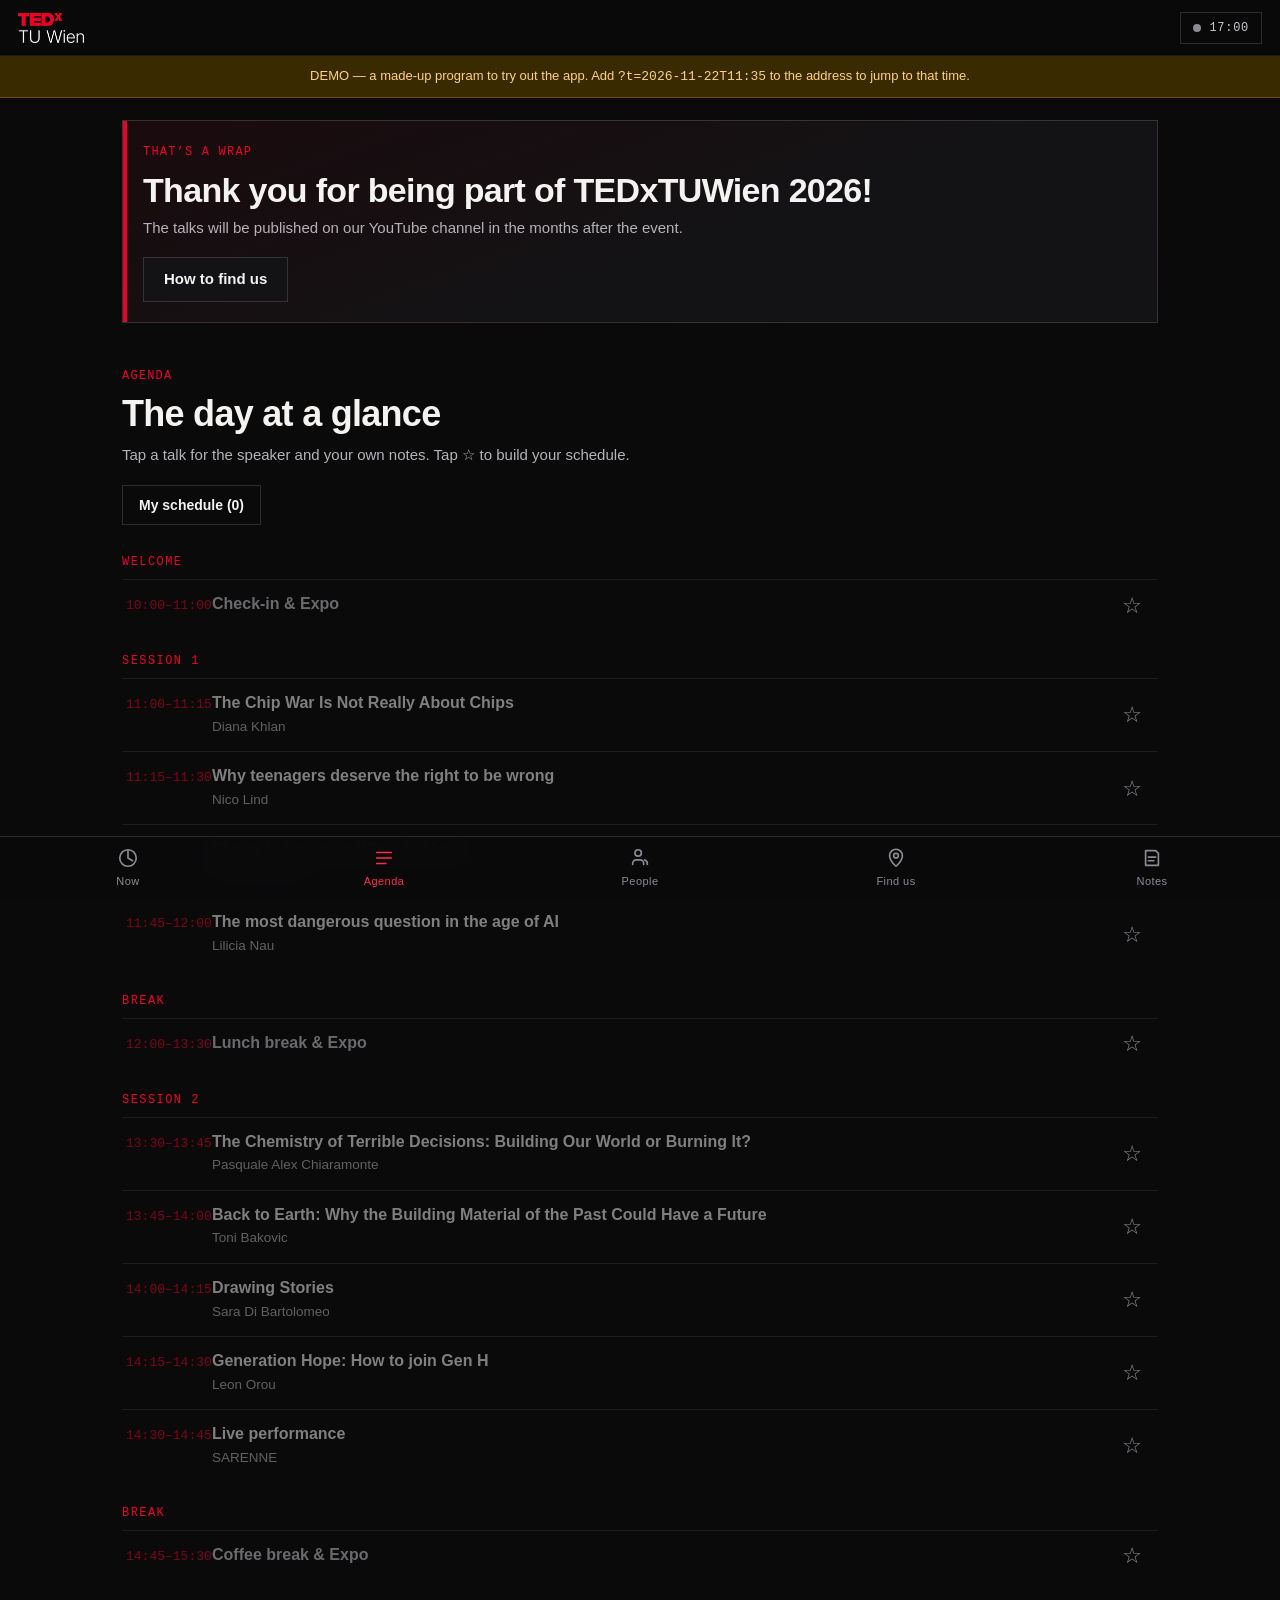
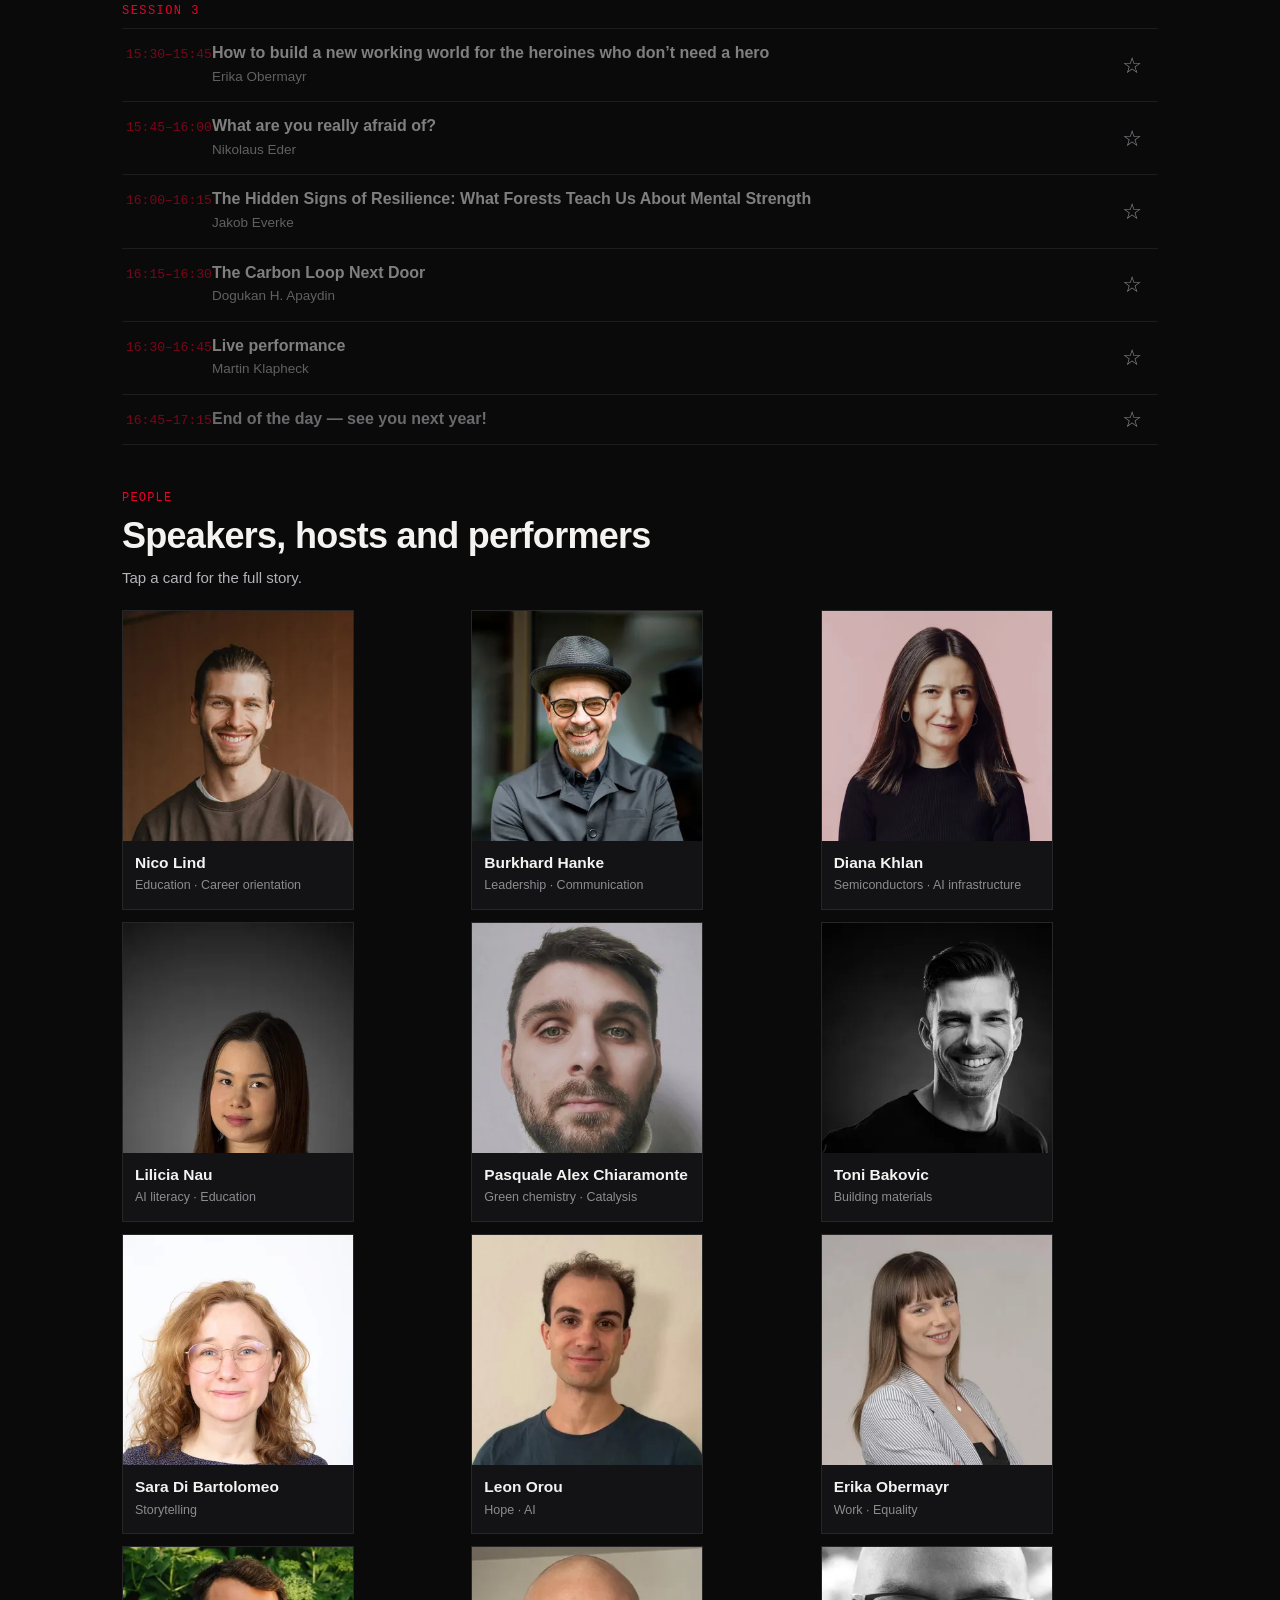
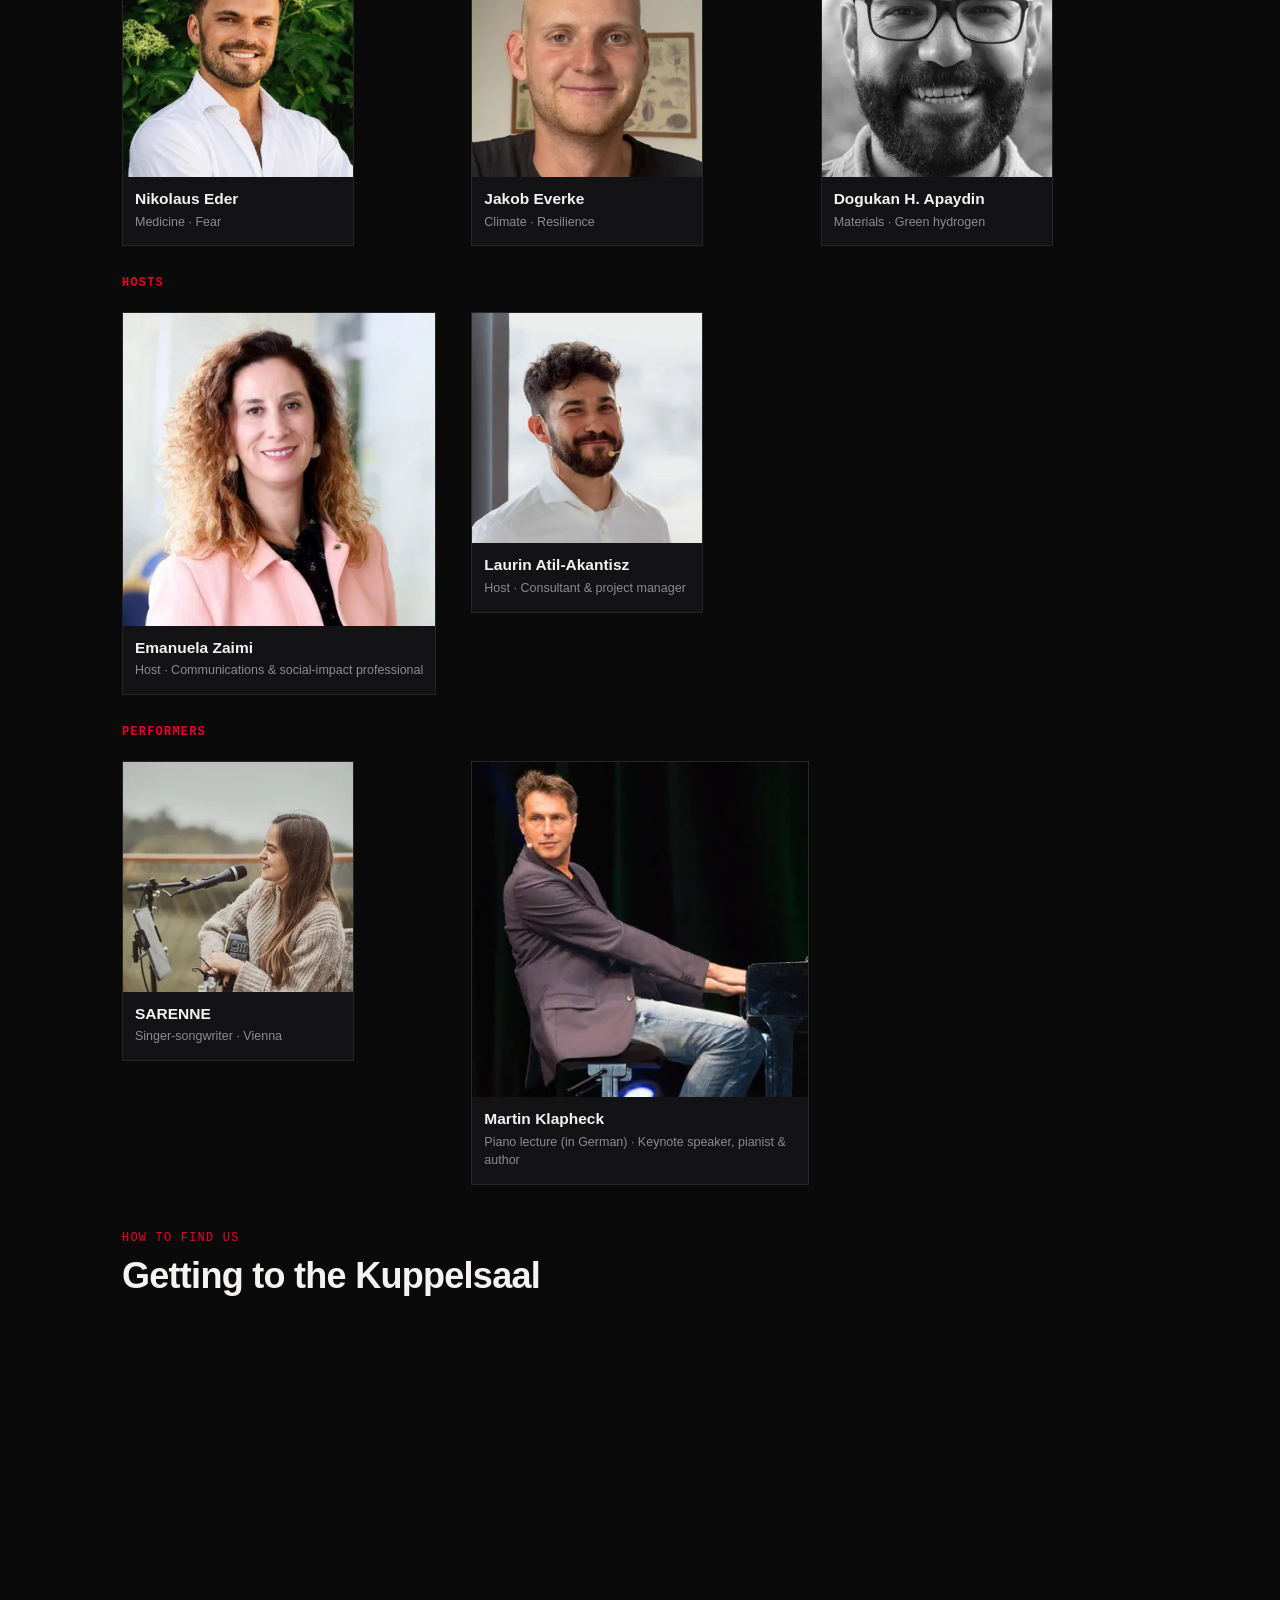
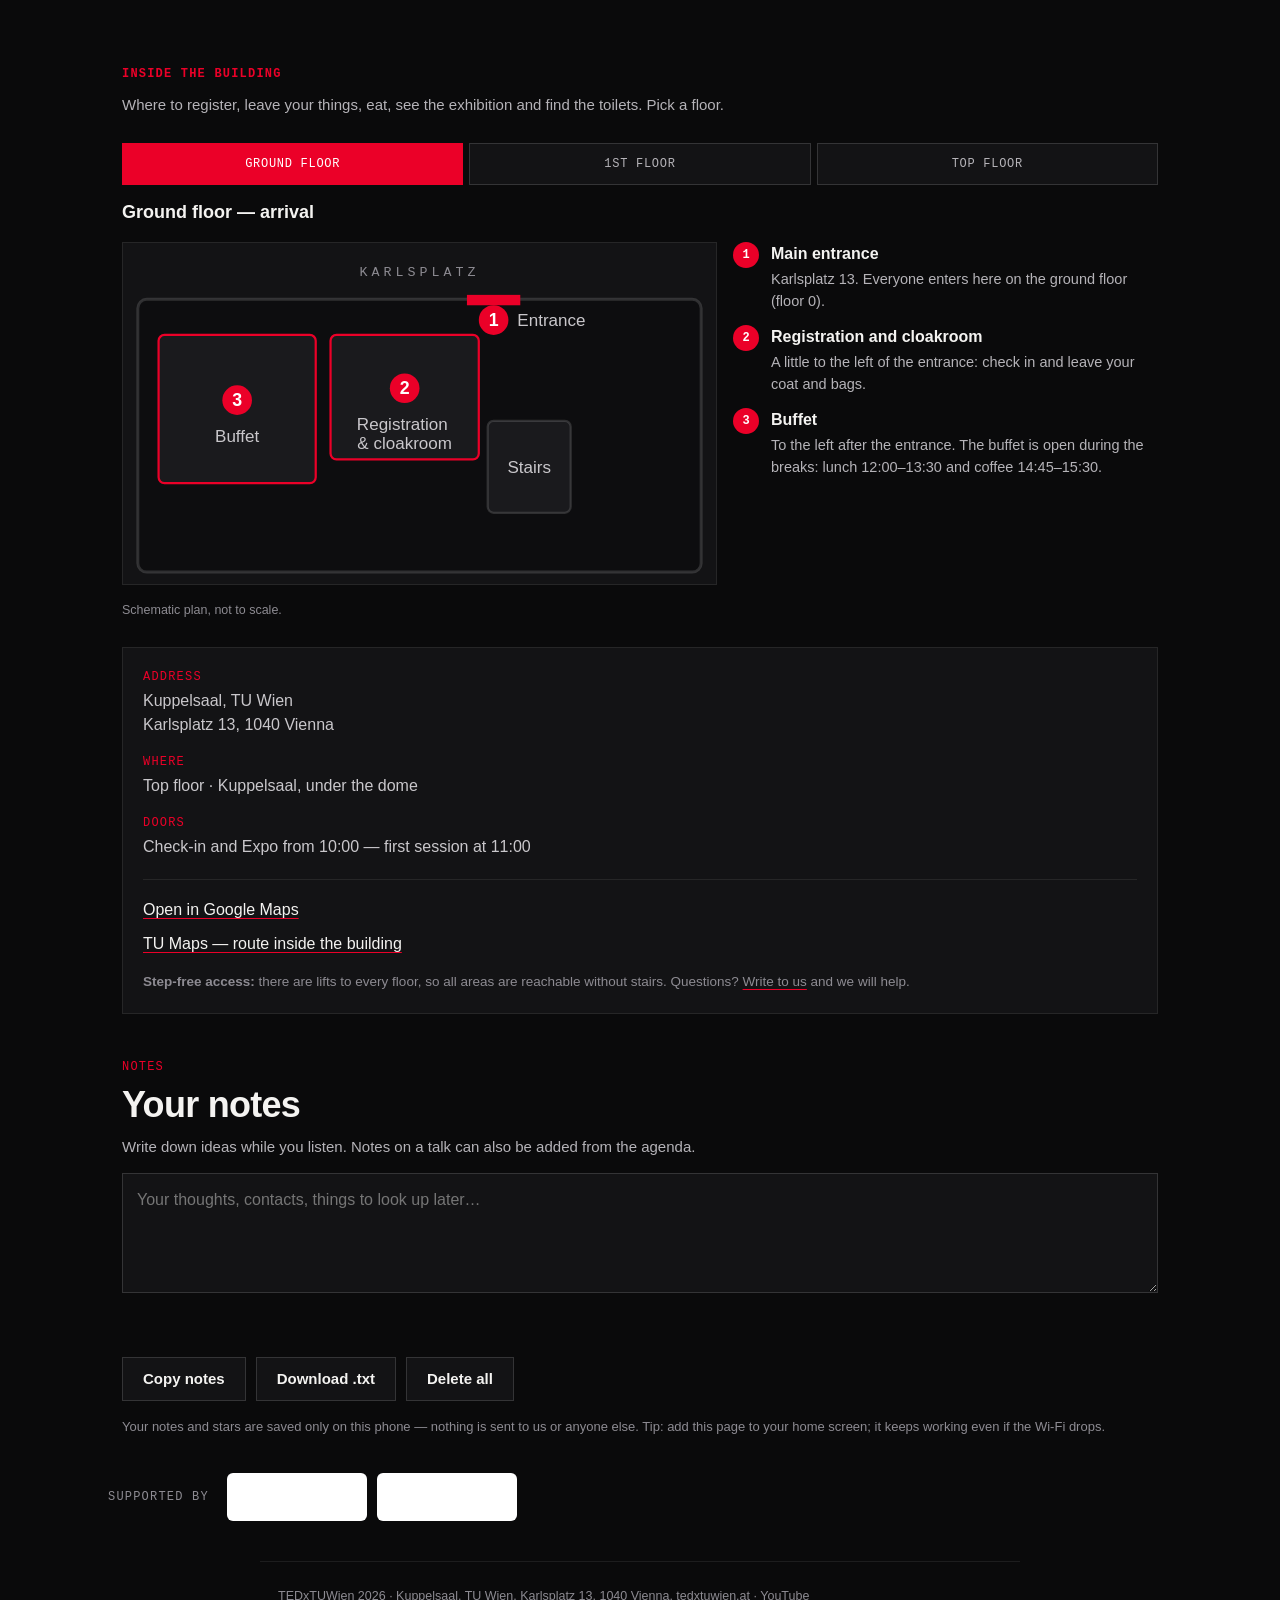
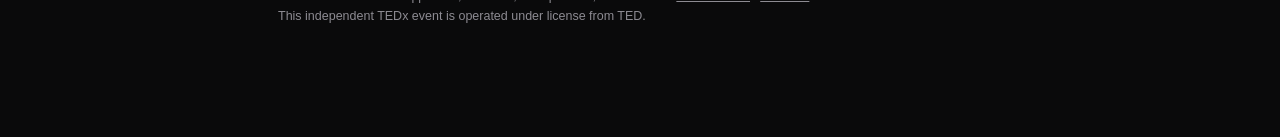
<file: demo/index.html>
<!DOCTYPE html><html lang="en"> <head><meta charset="utf-8"><meta name="viewport" content="width=device-width, initial-scale=1, viewport-fit=cover"><title>DEMO — TEDxTUWien program</title><meta name="description" content="Rehearsal copy of the visitor app with a made-up program."><meta name="theme-color" content="#0A0A0B"><meta name="robots" content="noindex, nofollow"><meta name="referrer" content="no-referrer"><link rel="icon" type="image/svg+xml" href="/favicon.svg"><link rel="apple-touch-icon" href="/icon-192.png"><link rel="manifest" href="/manifest.webmanifest"><meta http-equiv="content-security-policy" content="default-src 'none';img-src 'self' data:;font-src 'self';connect-src 'self';worker-src 'self';manifest-src 'self';form-action 'none';base-uri 'self';object-src 'none'; script-src 'self' 'sha256-xIb/Pa7FUshAu4ihwjchYcQpyCI8eS8kt40GpOAYCz8=' 'sha256-1BvDVWLr3QCC20uHhUDi27eDFVJpk1uMQJGIWKUks2I=' 'sha256-kmZE/W8I1iuTnl1b3yqzv9/DQZenPngd3NjSKMQl7y0=' 'sha256-Y8t0ntteBwH+PqGKUyjWW3CAk+BNJKSoQc0xZ68FjhM=' 'sha256-0O7iB6zr9x0r6X6eWYITC9V5q+yWCGAoFvcysBGbY9Q='; style-src 'self' 'sha256-Hw23oPs2fQQmkAXcZ7RcNHYTnBPC6nFzAL6jhCcsemM=' 'sha256-47DEQpj8HBSa+/TImW+5JCeuQeRkm5NMpJWZG3hSuFU=';"><link rel="stylesheet" href="/assets/Layout.Bdrk-60d.css"></head> <body data-base="/"> <a class="skip-link" href="#now">Skip to content</a>  <div class="app" data-app data-title="TEDxTUWien 2026" data-offset="+01:00" data-doors="2026-11-22T10:00:00+01:00"> <header class="top"> <a class="brand" href="#now" aria-label="TEDxTUWien">  <img src="/assets/logo-white-cropped.wTfayhI8_Z24B0nx.webp" alt="TEDxTUWien" loading="eager" decoding="async" width="131" height="60" class="brand-img"> </a> <p class="chip" data-chip data-live="false" role="status"> <span class="dot" aria-hidden="true"></span><span data-chip-text>Vienna</span> </p> </header> <p class="demo-banner" role="note">
DEMO — a made-up program to try out the app. Add <code>?t=2026-11-22T11:35</code> to the
        address to jump to that time.
</p> <main> <!-- NOW --><section id="now" class="panel now" aria-labelledby="now-title"> <div class="now-card" data-now data-phase="loading"> <p class="mono now-kicker" data-now-kicker>TEDxTUWien 2026</p> <h1 id="now-title" class="now-title" data-now-title>Program</h1> <p class="now-sub" data-now-sub>
22 November 2026 · Kuppelsaal, TU Wien, Karlsplatz 13 </p> <progress class="now-progress" data-now-progress value="0" max="1" hidden></progress> <p class="now-next" data-now-next hidden></p> <div class="now-actions"> <button type="button" class="btn btn--solid" data-jump hidden>Jump to now</button> <a class="btn" href="#find">How to find us</a> </div> </div> <noscript><p class="lead">Please enable JavaScript to see what is on right now.</p></noscript> </section> <!-- AGENDA --> <section id="agenda" class="panel" aria-labelledby="agenda-title"> <p class="mono eyebrow">Agenda</p> <h2 id="agenda-title" class="h2">The day at a glance</h2>  <p class="lead">
Tap a talk for the speaker and your own notes. Tap ☆ to build your schedule.
</p> <div class="agenda-tools"> <button type="button" class="toggle" data-filter aria-pressed="false">
My schedule <span data-pick-count>(0)</span> </button> </div> <ol class="agenda" data-agenda>  <li class="block-head" data-block> Welcome </li> <li class="item" data-item data-id="demo-1" data-kind="checkin" data-start="2026-11-22T10:00:00+01:00" data-end="2026-11-22T11:00:00+01:00" data-title="Check-in &amp; Expo" data-person data-state="upcoming"> <button type="button" class="item-main" data-open="demo-1"> <span class="time">10:00–11:00</span> <span> <span class="title">Check-in &amp; Expo</span>  <span class="tag tag--live">Live now</span> <span class="tag tag--next">Up next</span> </span> </button> <button type="button" class="star" data-pick="demo-1" aria-pressed="false" aria-label="Add “Check-in &amp; Expo” to my schedule">
☆
</button> </li>  <li class="block-head" data-block> Session 1 </li> <li class="item" data-item data-id="demo-2" data-kind="talk" data-start="2026-11-22T11:00:00+01:00" data-end="2026-11-22T11:15:00+01:00" data-title="The Chip War Is Not Really About Chips" data-person="diana" data-state="upcoming"> <button type="button" class="item-main" data-open="demo-2"> <span class="time">11:00–11:15</span> <span> <span class="title">The Chip War Is Not Really About Chips</span> <span class="who">Diana Khlan</span> <span class="tag tag--live">Live now</span> <span class="tag tag--next">Up next</span> </span> </button> <button type="button" class="star" data-pick="demo-2" aria-pressed="false" aria-label="Add “The Chip War Is Not Really About Chips” to my schedule">
☆
</button> </li>   <li class="item" data-item data-id="demo-3" data-kind="talk" data-start="2026-11-22T11:15:00+01:00" data-end="2026-11-22T11:30:00+01:00" data-title="Why teenagers deserve the right to be wrong" data-person="nico" data-state="upcoming"> <button type="button" class="item-main" data-open="demo-3"> <span class="time">11:15–11:30</span> <span> <span class="title">Why teenagers deserve the right to be wrong</span> <span class="who">Nico Lind</span> <span class="tag tag--live">Live now</span> <span class="tag tag--next">Up next</span> </span> </button> <button type="button" class="star" data-pick="demo-3" aria-pressed="false" aria-label="Add “Why teenagers deserve the right to be wrong” to my schedule">
☆
</button> </li>   <li class="item" data-item data-id="demo-4" data-kind="talk" data-start="2026-11-22T11:30:00+01:00" data-end="2026-11-22T11:45:00+01:00" data-title="Clarity Is Knowing When to Move" data-person="burkhard" data-state="upcoming"> <button type="button" class="item-main" data-open="demo-4"> <span class="time">11:30–11:45</span> <span> <span class="title">Clarity Is Knowing When to Move</span> <span class="who">Burkhard Hanke</span> <span class="tag tag--live">Live now</span> <span class="tag tag--next">Up next</span> </span> </button> <button type="button" class="star" data-pick="demo-4" aria-pressed="false" aria-label="Add “Clarity Is Knowing When to Move” to my schedule">
☆
</button> </li>   <li class="item" data-item data-id="demo-5" data-kind="talk" data-start="2026-11-22T11:45:00+01:00" data-end="2026-11-22T12:00:00+01:00" data-title="The most dangerous question in the age of AI" data-person="lilicia" data-state="upcoming"> <button type="button" class="item-main" data-open="demo-5"> <span class="time">11:45–12:00</span> <span> <span class="title">The most dangerous question in the age of AI</span> <span class="who">Lilicia Nau</span> <span class="tag tag--live">Live now</span> <span class="tag tag--next">Up next</span> </span> </button> <button type="button" class="star" data-pick="demo-5" aria-pressed="false" aria-label="Add “The most dangerous question in the age of AI” to my schedule">
☆
</button> </li>  <li class="block-head" data-block> Break </li> <li class="item" data-item data-id="demo-6" data-kind="break" data-start="2026-11-22T12:00:00+01:00" data-end="2026-11-22T13:30:00+01:00" data-title="Lunch break &amp; Expo" data-person data-state="upcoming"> <button type="button" class="item-main" data-open="demo-6"> <span class="time">12:00–13:30</span> <span> <span class="title">Lunch break &amp; Expo</span>  <span class="tag tag--live">Live now</span> <span class="tag tag--next">Up next</span> </span> </button> <button type="button" class="star" data-pick="demo-6" aria-pressed="false" aria-label="Add “Lunch break &amp; Expo” to my schedule">
☆
</button> </li>  <li class="block-head" data-block> Session 2 </li> <li class="item" data-item data-id="demo-7" data-kind="talk" data-start="2026-11-22T13:30:00+01:00" data-end="2026-11-22T13:45:00+01:00" data-title="The Chemistry of Terrible Decisions: Building Our World or Burning It?" data-person="pasquale" data-state="upcoming"> <button type="button" class="item-main" data-open="demo-7"> <span class="time">13:30–13:45</span> <span> <span class="title">The Chemistry of Terrible Decisions: Building Our World or Burning It?</span> <span class="who">Pasquale Alex Chiaramonte</span> <span class="tag tag--live">Live now</span> <span class="tag tag--next">Up next</span> </span> </button> <button type="button" class="star" data-pick="demo-7" aria-pressed="false" aria-label="Add “The Chemistry of Terrible Decisions: Building Our World or Burning It?” to my schedule">
☆
</button> </li>   <li class="item" data-item data-id="demo-8" data-kind="talk" data-start="2026-11-22T13:45:00+01:00" data-end="2026-11-22T14:00:00+01:00" data-title="Back to Earth: Why the Building Material of the Past Could Have a Future" data-person="toni" data-state="upcoming"> <button type="button" class="item-main" data-open="demo-8"> <span class="time">13:45–14:00</span> <span> <span class="title">Back to Earth: Why the Building Material of the Past Could Have a Future</span> <span class="who">Toni Bakovic</span> <span class="tag tag--live">Live now</span> <span class="tag tag--next">Up next</span> </span> </button> <button type="button" class="star" data-pick="demo-8" aria-pressed="false" aria-label="Add “Back to Earth: Why the Building Material of the Past Could Have a Future” to my schedule">
☆
</button> </li>   <li class="item" data-item data-id="demo-9" data-kind="talk" data-start="2026-11-22T14:00:00+01:00" data-end="2026-11-22T14:15:00+01:00" data-title="Drawing Stories" data-person="sara" data-state="upcoming"> <button type="button" class="item-main" data-open="demo-9"> <span class="time">14:00–14:15</span> <span> <span class="title">Drawing Stories</span> <span class="who">Sara Di Bartolomeo</span> <span class="tag tag--live">Live now</span> <span class="tag tag--next">Up next</span> </span> </button> <button type="button" class="star" data-pick="demo-9" aria-pressed="false" aria-label="Add “Drawing Stories” to my schedule">
☆
</button> </li>   <li class="item" data-item data-id="demo-10" data-kind="talk" data-start="2026-11-22T14:15:00+01:00" data-end="2026-11-22T14:30:00+01:00" data-title="Generation Hope: How to join Gen H" data-person="leon" data-state="upcoming"> <button type="button" class="item-main" data-open="demo-10"> <span class="time">14:15–14:30</span> <span> <span class="title">Generation Hope: How to join Gen H</span> <span class="who">Leon Orou</span> <span class="tag tag--live">Live now</span> <span class="tag tag--next">Up next</span> </span> </button> <button type="button" class="star" data-pick="demo-10" aria-pressed="false" aria-label="Add “Generation Hope: How to join Gen H” to my schedule">
☆
</button> </li>   <li class="item" data-item data-id="demo-11" data-kind="performance" data-start="2026-11-22T14:30:00+01:00" data-end="2026-11-22T14:45:00+01:00" data-title="Live performance" data-person="sarenne" data-state="upcoming"> <button type="button" class="item-main" data-open="demo-11"> <span class="time">14:30–14:45</span> <span> <span class="title">Live performance</span> <span class="who">SARENNE</span> <span class="tag tag--live">Live now</span> <span class="tag tag--next">Up next</span> </span> </button> <button type="button" class="star" data-pick="demo-11" aria-pressed="false" aria-label="Add “Live performance” to my schedule">
☆
</button> </li>  <li class="block-head" data-block> Break </li> <li class="item" data-item data-id="demo-12" data-kind="break" data-start="2026-11-22T14:45:00+01:00" data-end="2026-11-22T15:30:00+01:00" data-title="Coffee break &amp; Expo" data-person data-state="upcoming"> <button type="button" class="item-main" data-open="demo-12"> <span class="time">14:45–15:30</span> <span> <span class="title">Coffee break &amp; Expo</span>  <span class="tag tag--live">Live now</span> <span class="tag tag--next">Up next</span> </span> </button> <button type="button" class="star" data-pick="demo-12" aria-pressed="false" aria-label="Add “Coffee break &amp; Expo” to my schedule">
☆
</button> </li>  <li class="block-head" data-block> Session 3 </li> <li class="item" data-item data-id="demo-13" data-kind="talk" data-start="2026-11-22T15:30:00+01:00" data-end="2026-11-22T15:45:00+01:00" data-title="How to build a new working world for the heroines who don’t need a hero" data-person="erika" data-state="upcoming"> <button type="button" class="item-main" data-open="demo-13"> <span class="time">15:30–15:45</span> <span> <span class="title">How to build a new working world for the heroines who don’t need a hero</span> <span class="who">Erika Obermayr</span> <span class="tag tag--live">Live now</span> <span class="tag tag--next">Up next</span> </span> </button> <button type="button" class="star" data-pick="demo-13" aria-pressed="false" aria-label="Add “How to build a new working world for the heroines who don’t need a hero” to my schedule">
☆
</button> </li>   <li class="item" data-item data-id="demo-14" data-kind="talk" data-start="2026-11-22T15:45:00+01:00" data-end="2026-11-22T16:00:00+01:00" data-title="What are you really afraid of?" data-person="nikolaus" data-state="upcoming"> <button type="button" class="item-main" data-open="demo-14"> <span class="time">15:45–16:00</span> <span> <span class="title">What are you really afraid of?</span> <span class="who">Nikolaus Eder</span> <span class="tag tag--live">Live now</span> <span class="tag tag--next">Up next</span> </span> </button> <button type="button" class="star" data-pick="demo-14" aria-pressed="false" aria-label="Add “What are you really afraid of?” to my schedule">
☆
</button> </li>   <li class="item" data-item data-id="demo-15" data-kind="talk" data-start="2026-11-22T16:00:00+01:00" data-end="2026-11-22T16:15:00+01:00" data-title="The Hidden Signs of Resilience: What Forests Teach Us About Mental Strength" data-person="jakob" data-state="upcoming"> <button type="button" class="item-main" data-open="demo-15"> <span class="time">16:00–16:15</span> <span> <span class="title">The Hidden Signs of Resilience: What Forests Teach Us About Mental Strength</span> <span class="who">Jakob Everke</span> <span class="tag tag--live">Live now</span> <span class="tag tag--next">Up next</span> </span> </button> <button type="button" class="star" data-pick="demo-15" aria-pressed="false" aria-label="Add “The Hidden Signs of Resilience: What Forests Teach Us About Mental Strength” to my schedule">
☆
</button> </li>   <li class="item" data-item data-id="demo-16" data-kind="talk" data-start="2026-11-22T16:15:00+01:00" data-end="2026-11-22T16:30:00+01:00" data-title="The Carbon Loop Next Door" data-person="dogukan" data-state="upcoming"> <button type="button" class="item-main" data-open="demo-16"> <span class="time">16:15–16:30</span> <span> <span class="title">The Carbon Loop Next Door</span> <span class="who">Dogukan H. Apaydin</span> <span class="tag tag--live">Live now</span> <span class="tag tag--next">Up next</span> </span> </button> <button type="button" class="star" data-pick="demo-16" aria-pressed="false" aria-label="Add “The Carbon Loop Next Door” to my schedule">
☆
</button> </li>   <li class="item" data-item data-id="demo-17" data-kind="performance" data-start="2026-11-22T16:30:00+01:00" data-end="2026-11-22T16:45:00+01:00" data-title="Live performance" data-person="martin" data-state="upcoming"> <button type="button" class="item-main" data-open="demo-17"> <span class="time">16:30–16:45</span> <span> <span class="title">Live performance</span> <span class="who">Martin Klapheck</span> <span class="tag tag--live">Live now</span> <span class="tag tag--next">Up next</span> </span> </button> <button type="button" class="star" data-pick="demo-17" aria-pressed="false" aria-label="Add “Live performance” to my schedule">
☆
</button> </li>   <li class="item" data-item data-id="demo-18" data-kind="end" data-start="2026-11-22T16:45:00+01:00" data-end="2026-11-22T17:15:00+01:00" data-title="End of the day — see you next year!" data-person data-state="upcoming"> <button type="button" class="item-main" data-open="demo-18"> <span class="time">16:45–17:15</span> <span> <span class="title">End of the day — see you next year!</span>  <span class="tag tag--live">Live now</span> <span class="tag tag--next">Up next</span> </span> </button> <button type="button" class="star" data-pick="demo-18" aria-pressed="false" aria-label="Add “End of the day — see you next year!” to my schedule">
☆
</button> </li>  </ol>  </section> <!-- PEOPLE --> <section id="speakers" class="panel" aria-labelledby="speakers-title"> <p class="mono eyebrow">People</p> <h2 id="speakers-title" class="h2">Speakers, hosts and performers</h2> <p class="lead">Tap a card for the full story.</p> <ul class="people"> <li> <button type="button" class="person" data-person-open="nico">  <img src="/assets/nico.BfSO3BF__Z1v5nz7.webp" srcset="/assets/nico.BfSO3BF__Z147Bfm.webp 180w, /assets/nico.BfSO3BF__Z1v5nz7.webp 360w" alt sizes="(min-width: 720px) 230px, 45vw" loading="lazy" decoding="async" width="360" height="360"> <span class="person-body"> <span class="person-name">Nico Lind</span> <span class="person-tag">Education · Career orientation</span> </span> </button> </li><li> <button type="button" class="person" data-person-open="burkhard">  <img src="/assets/burkhard.CeSJCN3g_88uEK.webp" srcset="/assets/burkhard.CeSJCN3g_7hyvH.webp 180w, /assets/burkhard.CeSJCN3g_88uEK.webp 360w" alt sizes="(min-width: 720px) 230px, 45vw" loading="lazy" decoding="async" width="360" height="360"> <span class="person-body"> <span class="person-name">Burkhard Hanke</span> <span class="person-tag">Leadership · Communication</span> </span> </button> </li><li> <button type="button" class="person" data-person-open="diana">  <img src="/assets/diana.BOeBPhRZ_1RQ8oX.webp" srcset="/assets/diana.BOeBPhRZ_1hAgNO.webp 180w, /assets/diana.BOeBPhRZ_1RQ8oX.webp 360w" alt sizes="(min-width: 720px) 230px, 45vw" loading="lazy" decoding="async" width="360" height="360"> <span class="person-body"> <span class="person-name">Diana Khlan</span> <span class="person-tag">Semiconductors · AI infrastructure</span> </span> </button> </li><li> <button type="button" class="person" data-person-open="lilicia">  <img src="/assets/lilicia.DaMuR7Tk_Z17UVVl.webp" srcset="/assets/lilicia.DaMuR7Tk_Lhsgh.webp 180w, /assets/lilicia.DaMuR7Tk_Z17UVVl.webp 360w" alt sizes="(min-width: 720px) 230px, 45vw" loading="lazy" decoding="async" width="360" height="360"> <span class="person-body"> <span class="person-name">Lilicia Nau</span> <span class="person-tag">AI literacy · Education</span> </span> </button> </li><li> <button type="button" class="person" data-person-open="pasquale">  <img src="/assets/pasquale.CCpwCO5W_22agNW.webp" srcset="/assets/pasquale.CCpwCO5W_Z18NrMm.webp 180w, /assets/pasquale.CCpwCO5W_22agNW.webp 360w" alt sizes="(min-width: 720px) 230px, 45vw" loading="lazy" decoding="async" width="360" height="360"> <span class="person-body"> <span class="person-name">Pasquale Alex Chiaramonte</span> <span class="person-tag">Green chemistry · Catalysis</span> </span> </button> </li><li> <button type="button" class="person" data-person-open="toni">  <img src="/assets/toni.PiwLhw51_Z1CAivj.webp" srcset="/assets/toni.PiwLhw51_Nleqv.webp 180w, /assets/toni.PiwLhw51_Z1CAivj.webp 360w" alt sizes="(min-width: 720px) 230px, 45vw" loading="lazy" decoding="async" width="360" height="360"> <span class="person-body"> <span class="person-name">Toni Bakovic</span> <span class="person-tag">Building materials</span> </span> </button> </li><li> <button type="button" class="person" data-person-open="sara">  <img src="/assets/sara.DInoAD97_1Fo21g.webp" srcset="/assets/sara.DInoAD97_ZWQyPQ.webp 180w, /assets/sara.DInoAD97_1Fo21g.webp 360w" alt sizes="(min-width: 720px) 230px, 45vw" loading="lazy" decoding="async" width="360" height="360"> <span class="person-body"> <span class="person-name">Sara Di Bartolomeo</span> <span class="person-tag">Storytelling</span> </span> </button> </li><li> <button type="button" class="person" data-person-open="leon">  <img src="/assets/leon.BKmVYDKj_12iE1h.webp" srcset="/assets/leon.BKmVYDKj_1tgql2.webp 180w, /assets/leon.BKmVYDKj_12iE1h.webp 360w" alt sizes="(min-width: 720px) 230px, 45vw" loading="lazy" decoding="async" width="360" height="360"> <span class="person-body"> <span class="person-name">Leon Orou</span> <span class="person-tag">Hope · AI</span> </span> </button> </li><li> <button type="button" class="person" data-person-open="erika">  <img src="/assets/erika.MjvDwOD-_2vWgmE.webp" srcset="/assets/erika.MjvDwOD-_WHrfG.webp 180w, /assets/erika.MjvDwOD-_2vWgmE.webp 360w" alt sizes="(min-width: 720px) 230px, 45vw" loading="lazy" decoding="async" width="360" height="360"> <span class="person-body"> <span class="person-name">Erika Obermayr</span> <span class="person-tag">Work · Equality</span> </span> </button> </li><li> <button type="button" class="person" data-person-open="nikolaus">  <img src="/assets/nikolaus.mUinv9Qx_ZtC731.webp" srcset="/assets/nikolaus.mUinv9Qx_1pAi9B.webp 180w, /assets/nikolaus.mUinv9Qx_ZtC731.webp 360w" alt sizes="(min-width: 720px) 230px, 45vw" loading="lazy" decoding="async" width="360" height="360"> <span class="person-body"> <span class="person-name">Nikolaus Eder</span> <span class="person-tag">Medicine · Fear</span> </span> </button> </li><li> <button type="button" class="person" data-person-open="jakob">  <img src="/assets/jakob.BzuIICod_Z1TKswz.webp" srcset="/assets/jakob.BzuIICod_1BbQao.webp 180w, /assets/jakob.BzuIICod_Z1TKswz.webp 360w" alt sizes="(min-width: 720px) 230px, 45vw" loading="lazy" decoding="async" width="360" height="360"> <span class="person-body"> <span class="person-name">Jakob Everke</span> <span class="person-tag">Climate · Resilience</span> </span> </button> </li><li> <button type="button" class="person" data-person-open="dogukan">  <img src="/assets/dogukan.DpOug6Vc_2xjwq.webp" srcset="/assets/dogukan.DpOug6Vc_ZxHx3I.webp 180w, /assets/dogukan.DpOug6Vc_2xjwq.webp 360w" alt sizes="(min-width: 720px) 230px, 45vw" loading="lazy" decoding="async" width="360" height="360"> <span class="person-body"> <span class="person-name">Dogukan H. Apaydin</span> <span class="person-tag">Materials · Green hydrogen</span> </span> </button> </li> </ul>  <h3 class="mono people-group">Hosts</h3> <ul class="people"> <li> <button type="button" class="person" data-person-open="emanuela">  <img src="/assets/emanuela.C_ifdrKU_Z197bl7.webp" srcset="/assets/emanuela.C_ifdrKU_K6dQv.webp 180w, /assets/emanuela.C_ifdrKU_Z197bl7.webp 360w" alt sizes="(min-width: 720px) 230px, 45vw" loading="lazy" decoding="async" width="360" height="360"> <span class="person-body"> <span class="person-name">Emanuela Zaimi</span> <span class="person-tag">Host · Communications &amp; social-impact professional</span> </span> </button> </li><li> <button type="button" class="person" data-person-open="laurin">  <img src="/assets/laurin.n71R1qe7_1p8Aum.webp" srcset="/assets/laurin.n71R1qe7_Z1e70mK.webp 180w, /assets/laurin.n71R1qe7_1p8Aum.webp 360w" alt sizes="(min-width: 720px) 230px, 45vw" loading="lazy" decoding="async" width="360" height="360"> <span class="person-body"> <span class="person-name">Laurin Atil-Akantisz</span> <span class="person-tag">Host · Consultant &amp; project manager</span> </span> </button> </li> </ul>  <h3 class="mono people-group">Performers</h3> <ul class="people"> <li> <button type="button" class="person" data-person-open="sarenne">  <img src="/assets/sarenne.DZHOQEmE_fOr1d.webp" srcset="/assets/sarenne.DZHOQEmE_ZkqpyV.webp 180w, /assets/sarenne.DZHOQEmE_fOr1d.webp 360w" alt sizes="(min-width: 720px) 230px, 45vw" loading="lazy" decoding="async" width="360" height="360"> <span class="person-body"> <span class="person-name">SARENNE</span> <span class="person-tag">Singer-songwriter · Vienna</span> </span> </button> </li><li> <button type="button" class="person" data-person-open="martin">  <img src="/assets/martin.CmvE4E84_Z2rEFpl.webp" srcset="/assets/martin.CmvE4E84_ZI8sw.webp 180w, /assets/martin.CmvE4E84_Z2rEFpl.webp 360w" alt sizes="(min-width: 720px) 230px, 45vw" loading="lazy" decoding="async" width="360" height="360"> <span class="person-body"> <span class="person-name">Martin Klapheck</span> <span class="person-tag">Piano lecture (in German) · Keynote speaker, pianist &amp; author</span> </span> </button> </li> </ul>  </section> <!-- FIND US --> <section id="find" class="panel" aria-labelledby="find-title"> <p class="mono eyebrow">How to find us</p> <h2 id="find-title" class="h2">Getting to the Kuppelsaal</h2> <ol class="route" data-reveal> <li class="step"> <span class="step-dot" aria-hidden="true"> 1 </span> <div> <h3 class="step-title">Arrive at Karlsplatz</h3> <p class="step-text">The U-Bahn lines U1, U2 and U4 stop at Karlsplatz, right next to the TU Wien main building.</p> </div> </li><li class="step"> <span class="step-dot" aria-hidden="true"> 2 </span> <div> <h3 class="step-title">Enter the main building</h3> <p class="step-text">TU Wien, Karlsplatz 13, 1040 Vienna. The entrance is on the ground floor (floor 0).</p> </div> </li><li class="step"> <span class="step-dot" aria-hidden="true"> 3 </span> <div> <h3 class="step-title">Register and leave your things</h3> <p class="step-text">Registration and the cloakroom are a little to the left of the entrance. The buffet is further left.</p> </div> </li><li class="step"> <span class="step-dot" aria-hidden="true"> 4 </span> <div> <h3 class="step-title">Go up to the Kuppelsaal</h3> <p class="step-text">The hall is on the top floor, right under the dome. Lifts go to every floor. The exhibition is on the 1st floor on the way.</p> </div> </li> </ol> <h3 class="mono guide-eyebrow">Inside the building</h3> <p class="lead">
Where to register, leave your things, eat, see the exhibition and find the toilets. Pick a
        floor.
</p> <div class="floors"> <input type="radio" name="floor" id="fl-f0" checked><input type="radio" name="floor" id="fl-f1"><input type="radio" name="floor" id="fl-f4"> <div class="floor-tabs"> <label class="floor-tab" for="fl-f0"> Ground floor </label><label class="floor-tab" for="fl-f1"> 1st floor </label><label class="floor-tab" for="fl-f4"> Top floor </label> </div> <div class="floor-panels"> <section class="floor-panel" id="p-f0" aria-label="Ground floor — arrival"> <h4 class="floor-title">Ground floor — arrival</h4> <svg class="map" viewBox="0 0 400 230" role="img" aria-label="Schematic plan of the floor"> <text class="map-street" x="200" y="22" text-anchor="middle">KARLSPLATZ</text> <rect class="map-wall" x="10" y="38" width="380" height="184" rx="6"></rect>  <rect class="map-door" x="232" y="35" width="36" height="7"></rect> <circle class="map-pin" cx="250" cy="52" r="10"></circle> <text class="map-pin-n" x="250" y="56" text-anchor="middle">
1
</text> <text class="map-label" x="266" y="56">
Entrance
</text>   <rect class="map-zone map-zone--hl" x="140" y="62" width="100" height="84" rx="4"></rect> <text class="map-label" x="190" y="126" text-anchor="middle"> <tspan x="190" dy="0"> Registration </tspan><tspan x="190" dy="13"> &amp; cloakroom </tspan> </text>  <circle class="map-pin" cx="190" cy="98" r="10"></circle> <text class="map-pin-n" x="190" y="102" text-anchor="middle"> 2 </text>   <rect class="map-zone map-zone--hl" x="24" y="62" width="106" height="100" rx="4"></rect> <text class="map-label" x="77" y="134" text-anchor="middle"> <tspan x="77" dy="0"> Buffet </tspan> </text>  <circle class="map-pin" cx="77" cy="106" r="10"></circle> <text class="map-pin-n" x="77" y="110" text-anchor="middle"> 3 </text>   <rect class="map-zone" x="246" y="120" width="56" height="62" rx="4"></rect> <text class="map-label" x="274" y="155" text-anchor="middle"> <tspan x="274" dy="0"> Stairs </tspan> </text>   </svg> <ol class="places"> <li class="place"> <span class="place-n" aria-hidden="true"> 1 </span> <div> <p class="place-title">Main entrance</p> <p class="place-text">Karlsplatz 13. Everyone enters here on the ground floor (floor 0).</p> </div> </li><li class="place"> <span class="place-n" aria-hidden="true"> 2 </span> <div> <p class="place-title">Registration and cloakroom</p> <p class="place-text">A little to the left of the entrance: check in and leave your coat and bags.</p> </div> </li><li class="place"> <span class="place-n" aria-hidden="true"> 3 </span> <div> <p class="place-title">Buffet</p> <p class="place-text">To the left after the entrance. The buffet is open during the breaks: lunch 12:00–13:30 and coffee 14:45–15:30.</p> </div> </li> </ol> <p class="map-note">Schematic plan, not to scale.</p> </section><section class="floor-panel" id="p-f1" aria-label="1st floor — exhibition"> <h4 class="floor-title">1st floor — exhibition</h4> <svg class="map" viewBox="0 0 400 230" role="img" aria-label="Schematic plan of the floor"> <text class="map-street" x="200" y="22" text-anchor="middle">KARLSPLATZ</text> <rect class="map-wall" x="10" y="38" width="380" height="184" rx="6"></rect>   <rect class="map-zone map-zone--hl" x="28" y="62" width="226" height="140" rx="4"></rect> <text class="map-label" x="141" y="154" text-anchor="middle"> <tspan x="141" dy="0"> Exhibition </tspan> </text>  <circle class="map-pin" cx="141" cy="126" r="10"></circle> <text class="map-pin-n" x="141" y="130" text-anchor="middle"> 1 </text>   <rect class="map-zone" x="312" y="62" width="60" height="52" rx="4"></rect> <text class="map-label" x="342" y="110" text-anchor="middle"> <tspan x="342" dy="0"> Toilets </tspan> </text>  <circle class="map-pin" cx="342" cy="82" r="10"></circle> <text class="map-pin-n" x="342" y="86" text-anchor="middle"> 2 </text>   <rect class="map-zone" x="264" y="130" width="56" height="62" rx="4"></rect> <text class="map-label" x="292" y="165" text-anchor="middle"> <tspan x="292" dy="0"> Stairs </tspan> </text>   </svg> <ol class="places"> <li class="place"> <span class="place-n" aria-hidden="true"> 1 </span> <div> <p class="place-title">Exhibition</p> <p class="place-text">Open in parallel to the sessions. Visit all exhibitors and talk to them in person.</p> </div> </li><li class="place"> <span class="place-n" aria-hidden="true"> 2 </span> <div> <p class="place-title">Toilets</p> <p class="place-text">On this floor.</p> </div> </li> </ol> <p class="map-note">Schematic plan, not to scale.</p> </section><section class="floor-panel" id="p-f4" aria-label="Top floor — Kuppelsaal"> <h4 class="floor-title">Top floor — Kuppelsaal</h4> <svg class="map" viewBox="0 0 400 230" role="img" aria-label="Schematic plan of the floor"> <text class="map-street" x="200" y="22" text-anchor="middle">KARLSPLATZ</text> <rect class="map-wall" x="10" y="38" width="380" height="184" rx="6"></rect>   <rect class="map-zone map-zone--hl" x="94" y="62" width="214" height="148" rx="4"></rect> <text class="map-label" x="201" y="158" text-anchor="middle"> <tspan x="201" dy="0"> Kuppelsaal </tspan> </text>  <circle class="map-pin" cx="201" cy="130" r="10"></circle> <text class="map-pin-n" x="201" y="134" text-anchor="middle"> 1 </text>   <rect class="map-zone" x="22" y="62" width="62" height="70" rx="4"></rect> <text class="map-label" x="53" y="119" text-anchor="middle"> <tspan x="53" dy="0"> Backstage </tspan> </text>  <circle class="map-pin" cx="53" cy="91" r="10"></circle> <text class="map-pin-n" x="53" y="95" text-anchor="middle"> 2 </text>   <rect class="map-zone" x="320" y="62" width="60" height="52" rx="4"></rect> <text class="map-label" x="350" y="110" text-anchor="middle"> <tspan x="350" dy="0"> Toilets </tspan> </text>  <circle class="map-pin" cx="350" cy="82" r="10"></circle> <text class="map-pin-n" x="350" y="86" text-anchor="middle"> 3 </text>   <rect class="map-zone" x="320" y="130" width="60" height="62" rx="4"></rect> <text class="map-label" x="350" y="165" text-anchor="middle"> <tspan x="350" dy="0"> Stairs </tspan> </text>   </svg> <ol class="places"> <li class="place"> <span class="place-n" aria-hidden="true"> 1 </span> <div> <p class="place-title">Kuppelsaal</p> <p class="place-text">The event itself: all talks and performances, under the dome.</p> </div> </li><li class="place"> <span class="place-n" aria-hidden="true"> 2 </span> <div> <p class="place-title">Backstage room</p> <p class="place-text">For the speakers and performers (make-up and waiting).</p> </div> </li><li class="place"> <span class="place-n" aria-hidden="true"> 3 </span> <div> <p class="place-title">Toilets</p> <p class="place-text">On this floor.</p> </div> </li> </ol> <p class="map-note">Schematic plan, not to scale.</p> </section> </div> </div> <aside class="facts"> <dl> <div> <dt class="mono">Address</dt> <dd> Kuppelsaal, TU Wien<br> Karlsplatz 13, 1040 Vienna </dd> </div> <div> <dt class="mono">Where</dt> <dd>Top floor · Kuppelsaal, under the dome</dd> </div> <div> <dt class="mono">Doors</dt> <dd>Check-in and Expo from 10:00 — first session at 11:00</dd> </div> </dl> <ul class="links"> <li> <a href="https://www.google.com/maps/search/?api=1&amp;query=Kuppelsaal+TU+Wien+Karlsplatz+13+1040+Wien" target="_blank" rel="noopener noreferrer">Open in Google Maps</a> </li> <li> <a href="https://maps.tuwien.ac.at/?q=AA0448" target="_blank" rel="noopener noreferrer">
TU Maps — route inside the building
</a> </li> </ul> <p class="help"> <strong>Step-free access:</strong> there are lifts to every floor, so all areas are reachable
          without stairs. Questions? <a href="mailto:office@tedxtuwien.at">Write to us</a> and we will help.
</p> </aside> </section> <!-- NOTES --> <section id="notes" class="panel" aria-labelledby="notes-title"> <p class="mono eyebrow">Notes</p> <h2 id="notes-title" class="h2">Your notes</h2> <p class="lead">
Write down ideas while you listen. Notes on a talk can also be added from the agenda.
</p> <label class="sr-only" for="note-general">General notes</label> <textarea id="note-general" class="note-box" data-note-general maxlength="5000" placeholder="Your thoughts, contacts, things to look up later…"></textarea> <p class="saved" data-saved role="status" aria-live="polite"></p> <ul class="notes-list" data-notes-list></ul> <div class="notes-actions"> <button type="button" class="btn" data-copy>Copy notes</button> <button type="button" class="btn" data-download>Download .txt</button> <button type="button" class="btn" data-share hidden>Share</button> <button type="button" class="btn" data-clear>Delete all</button> </div> <p class="privacy">
Your notes and stars are saved only on this phone — nothing is sent to us or anyone else.
        Tip: add this page to your home screen; it keeps working even if the Wi-Fi drops.
</p> </section> </main> <div class="supporters"> <p class="mono">Supported by</p> <ul> <li> <a href="https://www.wienerstadtwerke.at/" target="_blank" rel="noopener noreferrer">  <img src="/assets/wiener-stadtwerke.B3f0fsXx_Z13JJ2r.webp" srcset="/assets/wiener-stadtwerke.B3f0fsXx_2r2jXM.webp 140w, /assets/wiener-stadtwerke.B3f0fsXx_bWjvB.webp 280w" alt="Wiener Stadtwerke" sizes="120px" loading="lazy" decoding="async" width="1200" height="321"> </a> </li><li> <a href="https://www.siemens.com/" target="_blank" rel="noopener noreferrer">  <img src="/assets/siemens.Cf7RtyrB_vA04Y.webp" srcset="/assets/siemens.Cf7RtyrB_1WaJPn.webp 140w, /assets/siemens.Cf7RtyrB_Z17MWhb.webp 280w" alt="Siemens" sizes="120px" loading="lazy" decoding="async" width="2000" height="318"> </a> </li> </ul> </div> <footer class="foot"> <p> TEDxTUWien 2026 · Kuppelsaal, TU Wien, Karlsplatz 13, 1040 Vienna.
<a href="https://www.tedxtuwien.at/">tedxtuwien.at</a> ·
<a href="https://www.youtube.com/@tedxtuwien">YouTube</a> </p> <p>This independent TEDx event is operated under license from TED.</p> </footer> <nav class="tabs" aria-label="Sections"> <a class="tab" href="#now" data-tab="now"> <svg viewBox="0 0 24 24" aria-hidden="true"> <path d="M12 3v9l5 3M21 12a9 9 0 1 1-18 0 9 9 0 0 1 18 0Z"></path> </svg> <span>Now</span> </a><a class="tab" href="#agenda" data-tab="agenda"> <svg viewBox="0 0 24 24" aria-hidden="true"> <path d="M4 6h16M4 12h16M4 18h10"></path> </svg> <span>Agenda</span> </a><a class="tab" href="#speakers" data-tab="speakers"> <svg viewBox="0 0 24 24" aria-hidden="true"> <path d="M16 19v-1a4 4 0 0 0-4-4H8a4 4 0 0 0-4 4v1M10 10a3.5 3.5 0 1 0 0-7 3.5 3.5 0 0 0 0 7ZM20 19v-1a4 4 0 0 0-3-3.9"></path> </svg> <span>People</span> </a><a class="tab" href="#find" data-tab="find"> <svg viewBox="0 0 24 24" aria-hidden="true"> <path d="M12 21s7-6.2 7-11.5a7 7 0 1 0-14 0C5 14.8 12 21 12 21ZM12 12a2.5 2.5 0 1 0 0-5 2.5 2.5 0 0 0 0 5Z"></path> </svg> <span>Find us</span> </a><a class="tab" href="#notes" data-tab="notes"> <svg viewBox="0 0 24 24" aria-hidden="true"> <path d="M5 4h11l3 3v13H5V4ZM8 11h8M8 15h6"></path> </svg> <span>Notes</span> </a> </nav> <dialog class="sheet" data-sheet aria-labelledby="sheet-title"> <div class="sheet-bar"> <span class="mono sheet-time" data-sheet-time></span> <button type="button" class="sheet-close" data-sheet-close aria-label="Close">×</button> </div> <div class="sheet-scroll"> <h2 id="sheet-title" class="sheet-title" data-sheet-title></h2> <div data-sheet-person></div> <h3 class="mono sheet-h">My notes</h3> <label class="sr-only" for="sheet-note">Notes</label> <textarea id="sheet-note" class="note-box" data-sheet-note maxlength="5000" placeholder="Your notes on this…"></textarea> <p class="saved" data-sheet-saved role="status" aria-live="polite"></p> <div class="sheet-actions" data-sheet-actions> <button type="button" class="btn" data-sheet-pick aria-pressed="false">☆ Add to my schedule</button> </div> </div> </dialog> <!-- One template per person: copied into the sheet when opened. --> <template data-person-tpl="nico"> <div class="sheet-person">  <img src="/assets/nico.BfSO3BF__bH7d0.webp" srcset="/assets/nico.BfSO3BF__bH7d0.webp 168w, /assets/nico.BfSO3BF__2uk42S.webp 336w" alt="Nico Lind" sizes="84px" loading="lazy" decoding="async" width="168" height="168"> <div> <p class="sheet-name">Nico Lind</p> <p class="sheet-role">Co-Founder of Benno and Possibly</p> </div> </div> <p class="sheet-text"> <strong>Why teenagers deserve the right to be wrong</strong> </p>  <h3 class="mono sheet-h">About</h3> <p class="sheet-text">Nico Lind is a Viennese founder working on one question: how do young people find a career that actually fits them? He co-founded two EdTech start-ups, Benno and Possibly, which help 13- to 18-year-olds make career decisions based on their strengths and interests. Over the past four years, he and his team have run more than 500 workshops in Viennese schools and worked with over 10,000 students. They also help students get out of the classroom through taster days, short internships and company visits. Nico holds an MBA in International Talent Management and Leadership. Alongside his start-ups, he works as a certified digitalisation consultant for small and medium-sized businesses. Yet he is still curiously figuring out his own path, and believes that’s exactly the point of life.</p>   <h3 class="mono sheet-h">About the talk</h3> <p class="sheet-text">After working with more than 10,000 students in Austrian classrooms, one pattern stands out: at 14, we ask young people to make one of the biggest decisions of their lives. But they make it in a school system that, since 1774, has taught them that every question has exactly one right answer. That works for maths and physics. It doesn’t work for career choice, where most of us never find out whether a decision was “right” or “wrong,” and where careers rarely follow a straight line anymore. This talk argues that teenagers deserve the right to be wrong: the freedom to experiment, to try things out in the real world, and to say out loud, “I honestly don’t know what I want yet, and that’s okay.” It’s a mindset, which would not only benefit career changers, but everyone else too.</p>  <p class="sheet-links"> <a href="https://possibly.at/schulen" target="_blank" rel="noopener noreferrer"> possibly.at </a><a href="https://benno.school/" target="_blank" rel="noopener noreferrer"> benno.school </a> </p>  </template><template data-person-tpl="burkhard"> <div class="sheet-person">  <img src="/assets/burkhard.CeSJCN3g_7g3x1.webp" srcset="/assets/burkhard.CeSJCN3g_7g3x1.webp 168w, /assets/burkhard.CeSJCN3g_Z2oYYUE.webp 336w" alt="Burkhard Hanke" sizes="84px" loading="lazy" decoding="async" width="168" height="168"> <div> <p class="sheet-name">Burkhard Hanke</p> <p class="sheet-role">Author · Keynote Speaker · Leadership Trainer · Executive Coach</p> </div> </div> <p class="sheet-text"> <strong>Clarity Is Knowing When to Move</strong> </p>  <h3 class="mono sheet-h">About</h3> <p class="sheet-text">Burkhard Hanke is an author, keynote speaker, leadership trainer and executive coach with more than three decades of experience in consulting, management and leadership. Trained as a theologian with a focus on business ethics, he co-founded the German Business Ethics Network (DNWE) in 1993 and began his career in management consulting. He went on to hold senior roles at CSC and zeb, where he led recruiting and employer branding across 13 European countries and later served as Chief CSR Officer. Having conducted thousands of job interviews, he knows how often people talk past each other – even when both believe they are being perfectly clear. His books “KNALLHART empathisch. Führen mit Herz und Hirn” (2025) and “KNALLHART klar. Wie Führung durch klare Kommunikation gelingt” (forthcoming Oct 2026), published by Goldegg Verlag in Vienna, explore leadership, empathy and clear communication. Today he works with leaders and organizations as a speaker, coach and trainer.</p>   <h3 class="mono sheet-h">About the talk</h3> <p class="sheet-text">We tend to treat clarity as something we possess – and communication as the act of transferring it into someone else’s head; yet if the other person understands something different, can we really call our message clear? Drawing on the image of a tightrope walker, who stays on course not by holding a perfect position but by constantly correcting it, the talk shows that balance is not a fixed point but the ability to adjust without losing direction. The same is true when we talk to each other: real listening means allowing what we hear to change our own position, moving consciously between standpoint and expectations, I and we, closeness and distance, sending and receiving – because clarity does not live in one person’s head but emerges between people, and the key skill is not holding our position but knowing when to move.</p>  <p class="sheet-links"> <a href="https://www.burkhardhanke.com" target="_blank" rel="noopener noreferrer"> burkhardhanke.com </a> </p> <p class="privacy">Photo: Justin Bockey · © Burkhard Hanke</p> </template><template data-person-tpl="diana"> <div class="sheet-person">  <img src="/assets/diana.BOeBPhRZ_ZkvLvm.webp" srcset="/assets/diana.BOeBPhRZ_ZkvLvm.webp 168w, /assets/diana.BOeBPhRZ_o6bLB.webp 336w" alt="Diana Khlan" sizes="84px" loading="lazy" decoding="async" width="168" height="168"> <div> <p class="sheet-name">Diana Khlan</p> <p class="sheet-role">Semiconductor Strategy &amp; Technology Expert · Host of Chips Weekly</p> </div> </div> <p class="sheet-text"> <strong>The Chip War Is Not Really About Chips</strong> </p>  <h3 class="mono sheet-h">About</h3> <p class="sheet-text">Diana Khlan is a semiconductor industry professional, technology strategist and creator of Chips Weekly, where she explains the technologies and strategic shifts shaping the global chip industry and AI infrastructure. She has worked at Infineon Technologies for more than 10 years, with experience spanning semiconductor manufacturing, quality, product development and technology strategy. Diana holds an MSc from TU Wien and an MBA in Deep Tech. She regularly speaks about semiconductors, AI hardware, technological sovereignty and the global semiconductor ecosystem, with a focus on making complex technology understandable to a broader audience.</p>   <h3 class="mono sheet-h">About the talk</h3> <p class="sheet-text">We hear a lot about the “chip war,” but it is not really just about chips. The bigger story is about who controls the technology and infrastructure behind AI — the factories, machines, memory, energy and supply chains that make advanced computing possible. The talk looks at why no country can build all of this alone, why some technologies are so difficult to replace, and what this means for the future of AI and technological independence.</p>  <p class="sheet-links"> <a href="https://chipsweekly.net" target="_blank" rel="noopener noreferrer"> chipsweekly.net </a> </p>  </template><template data-person-tpl="lilicia"> <div class="sheet-person">  <img src="/assets/lilicia.DaMuR7Tk_Z23rBcu.webp" srcset="/assets/lilicia.DaMuR7Tk_Z23rBcu.webp 168w, /assets/lilicia.DaMuR7Tk_1mAp2V.webp 336w" alt="Lilicia Nau" sizes="84px" loading="lazy" decoding="async" width="168" height="168"> <div> <p class="sheet-name">Lilicia Nau</p> <p class="sheet-role">Founder of Eduskai · Tech Content Creator</p> </div> </div> <p class="sheet-text"> <strong>The most dangerous question in the age of AI</strong> </p>  <h3 class="mono sheet-h">About</h3> <p class="sheet-text">Lilicia enrolled in university at the age of 14 while still attending high school. Today, at 18, she is a programmer, startup founder, content creator, musician, and martial artist, and is set to graduate with a bachelor’s degree in Business Informatics this term. She chose to accelerate her education specifically to buy herself enough time for “failure.” Through hands-on experience, experimentation, and trial and error, she is now dedicated to developing learning tools and spaces that promote AI literacy for everyone — preparing the next generation to keep pace with an algorithm-driven world.</p>   <h3 class="mono sheet-h">About the talk</h3> <p class="sheet-text">“What do you want to be when you grow up?” In a world where AI can do almost anything and change is unpredictable, this question might be a trap for children. But what if the very things we urge them to avoid turn out to be the keys to their survival in that future?</p>  <p class="sheet-links"> <a href="https://www.linkedin.com/in/lilicia-nau-4720b3362/" target="_blank" rel="noopener noreferrer"> LinkedIn </a> </p> <p class="privacy">Photo: Lilicia Nau</p> </template><template data-person-tpl="pasquale"> <div class="sheet-person">  <img src="/assets/pasquale.CCpwCO5W_16DBxN.webp" srcset="/assets/pasquale.CCpwCO5W_16DBxN.webp 168w, /assets/pasquale.CCpwCO5W_Zxuv0H.webp 336w" alt="Pasquale Alex Chiaramonte" sizes="84px" loading="lazy" decoding="async" width="168" height="168"> <div> <p class="sheet-name">Pasquale Alex Chiaramonte</p> <p class="sheet-role">PhD researcher, TU Wien</p> </div> </div> <p class="sheet-text"> <strong>The Chemistry of Terrible Decisions: Building Our World or Burning It?</strong> </p>  <h3 class="mono sheet-h">About</h3> <p class="sheet-text">Pasquale Alex Chiaramonte is a PhD researcher at the Institute of Chemical, Environmental and Bioscience Engineering at TU Wien, Austria. Working within the Research Group for Sustainable Use of Natural Resources, his research focuses on the development and mechanistic study of novel catalysts for the isomerization of glucose into fructose. Pasquale holds a Master’s degree in Chemistry for Environment and Health from the University of Calabria. His scientific background spans international research experiences, including the development of fluorimetric sensors for molecular diagnostics at the University of Coimbra, and the synthesis of highly sensitive nanoMIP-based sensors for his Master’s thesis at the University of Vienna. Driven by the principles of green chemistry, Pasquale aims to design sustainable chemical processes that can turn plant-based molecules into viable alternatives to petroleum.</p>   <h3 class="mono sheet-h">About the talk</h3> <p class="sheet-text">Modern society is trapped in a dangerous geopolitical reliance on petrochemicals, running from the consequences of our own resource dependency. We started this race believing oil was just a tool for progress, but today, true independence requires a radical shift. By using novel catalysts, we can “wake up” plant-based molecules like glucose to sustainably manufacture the materials we need. Of course, a single chemical process won’t magically fix the whole world. Rather, it is proof that humanity is fighting back, and that solutions are hidden all around us. We just need to make the right choice.</p>  <p class="sheet-links"> <a href="https://www.linkedin.com/in/pasquale-alex-chiaramonte/" target="_blank" rel="noopener noreferrer"> LinkedIn </a> </p> <p class="privacy">Photo: Pasquale Alex Chiaramonte</p> </template><template data-person-tpl="toni"> <div class="sheet-person">  <img src="/assets/toni.PiwLhw51_1FGUIx.webp" srcset="/assets/toni.PiwLhw51_1FGUIx.webp 168w, /assets/toni.PiwLhw51_ZM65yU.webp 336w" alt="Toni Bakovic" sizes="84px" loading="lazy" decoding="async" width="168" height="168"> <div> <p class="sheet-name">Toni Bakovic</p> <p class="sheet-role">Chemist &amp; researcher, TU Wien</p> </div> </div> <p class="sheet-text"> <strong>Back to Earth: Why the Building Material of the Past Could Have a Future</strong> </p>  <h3 class="mono sheet-h">About</h3> <p class="sheet-text">Toni Bakovic is a chemist and researcher at TU Wien working at the intersection of chemistry, materials science and construction. After working in the cement and concrete industry on lower-CO₂ binders, he returned to TU Wien to pursue a PhD and explore how the environmental impact of building materials could be reduced even further. His research turned to earth, a widely available material that requires far less processing than conventional cement-based systems. Together with project partners, he develops flowable, cement-free earth mixtures using natural raw materials as well as mineral waste sludges and excavated earth that might otherwise be discarded. More broadly, Toni is interested in what happens when ideas and methods from different fields are connected and how looking back at simple materials can help us rethink how we build in the future.</p>   <h3 class="mono sheet-h">About the talk</h3> <p class="sheet-text">What if one of our oldest building materials could help solve some of today’s construction challenges? By combining modern material science with locally available earth and mineral waste streams, we can rethink how we build with less processing, less waste and fewer imported resources. The same principle, building with what is already there, may become even more important in the future.</p>    </template><template data-person-tpl="sara"> <div class="sheet-person">  <img src="/assets/sara.DInoAD97_Z5uRxO.webp" srcset="/assets/sara.DInoAD97_Z5uRxO.webp 168w, /assets/sara.DInoAD97_2vSeWE.webp 336w" alt="Sara Di Bartolomeo" sizes="84px" loading="lazy" decoding="async" width="168" height="168"> <div> <p class="sheet-name">Sara Di Bartolomeo</p> <p class="sheet-role">Data visualization researcher, TU Wien</p> </div> </div> <p class="sheet-text"> <strong>Drawing Stories</strong> </p>  <h3 class="mono sheet-h">About</h3> <p class="sheet-text">Sara Di Bartolomeo is a data visualization researcher who studies how we can turn complex information into pictures that help us think. Her work focuses on networks, relationships, and stories: how to draw them, how to make their structure visible, and how the way we represent information can change what we notice and understand. She is currently a researcher and principal investigator at TU Wien. She received her PhD in Computer Science from Northeastern University, and her work in data visualization has received several international awards.</p>   <h3 class="mono sheet-h">About the talk</h3> <p class="sheet-text">A story can look completely different depending on where you stand in time: someone disappears, someone returns, two lives briefly intersect, and an event that seemed small suddenly becomes central. This talk explores how we can turn these tangled timelines into visual maps, and how drawing a story can reveal structure, patterns, and connections that are easy to miss when we experience it only as a sequence of events. More broadly, it shows how visualization can become a tool for thinking about time, relationships, and complexity.</p>    </template><template data-person-tpl="leon"> <div class="sheet-person">  <img src="/assets/leon.BKmVYDKj_Z2l5Y0x.webp" srcset="/assets/leon.BKmVYDKj_Z2l5Y0x.webp 168w, /assets/leon.BKmVYDKj_Z2t2aE.webp 336w" alt="Leon Orou" sizes="84px" loading="lazy" decoding="async" width="168" height="168"> <div> <p class="sheet-name">Leon Orou</p> <p class="sheet-role">Master’s student, TU Wien · Machine learning engineer</p> </div> </div> <p class="sheet-text"> <strong>Generation Hope: How to join Gen H</strong> </p>  <h3 class="mono sheet-h">About</h3> <p class="sheet-text">Leon Orou is a Master’s student at TU Wien in Computational Science and Engineering. He completed his Bachelor in Artificial Intelligence at the JKU in Linz and has worked as a self-employed machine learning engineer. His work in AI raised the question of how we can become more hopeful for the future. To answer it, he travelled around Asia for five months, asking everyone: “What makes you look brightly into the future?” He collected the written answers in a book, which grew into a lasting interest in what makes people hopeful.</p>   <h3 class="mono sheet-h">About the talk</h3> <p class="sheet-text">The rising amount of crisis in the world often makes people feel paralyzed by hopelessness. Leon shares a practice he observed in people who feel hopeful: developing the habit of solving global problems in our own life, in our own version.</p>    </template><template data-person-tpl="erika"> <div class="sheet-person">  <img src="/assets/erika.MjvDwOD-_15WcwN.webp" srcset="/assets/erika.MjvDwOD-_15WcwN.webp 168w, /assets/erika.MjvDwOD-_2s02kl.webp 336w" alt="Erika Obermayr" sizes="84px" loading="lazy" decoding="async" width="168" height="168"> <div> <p class="sheet-name">Erika Obermayr</p> <p class="sheet-role">Researcher, TU Wien</p> </div> </div> <p class="sheet-text"> <strong>How to build a new working world for the heroines who don’t need a hero</strong> </p>  <h3 class="mono sheet-h">About</h3> <p class="sheet-text">Erika Obermayr grew up in rural Upper Austria and has lived in Vienna for the last decade, building her life around business in different environments and cultures. After studying management at WU Vienna and moving through the worlds of consulting and start-ups, she turned to a question that had always fascinated her: how the stories we tell ourselves shape the way we work, relate to others and define success. Today, as a young researcher at TU Wien, she explores the intersection of accounting, sustainability and society. She asks what the “S” in E-S-G can mean beyond reporting, how we can make invisible work visible and what sustainable workplaces could look like.</p>   <h3 class="mono sheet-h">About the talk</h3> <p class="sheet-text">This talk is about gender inequality in the workplace and the invisible work of women. It moves beyond familiar issues such as pay gaps and glass ceilings and explores how to overcome the beliefs that women are taught from a very young age. It calls for a stronger “girls club” of networks and communities for women, better measurement of invisible work and a more sustainable approach to equality that turns awareness into action. If inequality is partly learned and reinforced through the systems around us, then we can also redesign those systems.</p>    </template><template data-person-tpl="nikolaus"> <div class="sheet-person">  <img src="/assets/nikolaus.mUinv9Qx_Z1p8Lja.webp" srcset="/assets/nikolaus.mUinv9Qx_Z1p8Lja.webp 168w, /assets/nikolaus.mUinv9Qx_20TeVg.webp 336w" alt="Nikolaus Eder" sizes="84px" loading="lazy" decoding="async" width="168" height="168"> <div> <p class="sheet-name">Nikolaus Eder</p> <p class="sheet-role">Oral and maxillofacial surgeon</p> </div> </div> <p class="sheet-text"> <strong>What are you really afraid of?</strong> </p>  <h3 class="mono sheet-h">About</h3> <p class="sheet-text">Nikolaus Eder is an oral and maxillofacial surgeon operating at the interface of medicine and dentistry, having completed both his medical and dental studies in Vienna. His work spans the full breadth of clinical and surgical patient care, including communicating complex treatment decisions to patients from diverse backgrounds. He broadened his clinical training in Australia, Oman, and Germany, working across different healthcare systems and cultural environments, and gained a profound understanding of how cultural backgrounds can shape the way patients experience illness, treatment, and recovery.</p>   <h3 class="mono sheet-h">About the talk</h3> <p class="sheet-text">Fear can take hold of us and stop us from moving forward, especially when we face the unknown or feel that we are losing control. By understanding what is within our control, knowing what to expect, and consciously observing our reactions in stressful situations, we can change the way we experience fear. Starting with the dental chair, this talk explores how these principles can help us face fear and uncertainty in many other areas of life.</p>    </template><template data-person-tpl="jakob"> <div class="sheet-person">  <img src="/assets/jakob.BzuIICod_1JqBrv.webp" srcset="/assets/jakob.BzuIICod_1JqBrv.webp 168w, /assets/jakob.BzuIICod_Z1XHGyS.webp 336w" alt="Jakob Everke" sizes="84px" loading="lazy" decoding="async" width="168" height="168"> <div> <p class="sheet-name">Jakob Everke</p> <p class="sheet-role">Climate and environmental remote sensing, TU Wien</p> </div> </div> <p class="sheet-text"> <strong>The Hidden Signs of Resilience: What Forests Teach Us About Mental Strength</strong> </p>  <h3 class="mono sheet-h">About</h3> <p class="sheet-text">After completing his degree in Environmental Engineering, Jakob Everke works in the research group for Climate and Environmental Remote Sensing at TU Wien. His research uses satellite observations to study how forests respond to wildfires and how ecosystems recover afterwards. He is particularly interested in how resilience differs between ecosystems and how changes in resilience can be detected before a disturbance occurs. Beyond his research, he is passionate about communicating science and making complex ideas accessible to a wider audience.</p>   <h3 class="mono sheet-h">About the talk</h3> <p class="sheet-text">This talk explores the different dimensions of forest resilience and connects them to a very different complex system: the human mind. From the way systems respond to disturbance to the subtle warning signs that appear before they reach a breaking point, forests may offer unexpected insights into how we understand and strengthen resilience in our own lives.</p>    </template><template data-person-tpl="dogukan"> <div class="sheet-person">  <img src="/assets/dogukan.DpOug6Vc_Z2aOAnT.webp" srcset="/assets/dogukan.DpOug6Vc_Z2aOAnT.webp 168w, /assets/dogukan.DpOug6Vc_Z1rcC5V.webp 336w" alt="Dogukan H. Apaydin" sizes="84px" loading="lazy" decoding="async" width="168" height="168"> <div> <p class="sheet-name">Dogukan H. Apaydin</p> <p class="sheet-role">Assistant professor, TU Wien</p> </div> </div> <p class="sheet-text"> <strong>The Carbon Loop Next Door</strong> </p>  <h3 class="mono sheet-h">About</h3> <p class="sheet-text">Dogukan H. Apaydin is an assistant professor at TU Wien working at the intersection of materials chemistry and electrochemistry. He explores how sunlight and renewable electricity can turn carbon dioxide into useful chemical building blocks and enable green hydrogen production. His research connects the development of materials and devices with a broader question: how can renewable energy support sustainable chemical production? Beyond what happens inside a reactor, he is interested in the systems around it: where resources come from, how energy is supplied, and whether a technology delivers a meaningful environmental benefit.</p>   <h3 class="mono sheet-h">About the talk</h3> <p class="sheet-text">Carbon dioxide is usually where the story ends — but could it become the starting point for something useful, without pretending we can recycle our way out of climate change? The talk explores how sunlight and renewable electricity can transform CO₂ into chemical building blocks, and why the most important questions may lie outside the reactor: where the carbon comes from, what powers the process, and who needs the resulting product. Rather than promising a black box that cancels emissions, it invites us to imagine carefully designed local connections between carbon sources, clean energy, and chemical production.</p>    </template><template data-person-tpl="emanuela"> <div class="sheet-person">  <img src="/assets/emanuela.C_ifdrKU_Z24CPBg.webp" srcset="/assets/emanuela.C_ifdrKU_Z24CPBg.webp 168w, /assets/emanuela.C_ifdrKU_1lpaDa.webp 336w" alt="Emanuela Zaimi" sizes="84px" loading="lazy" decoding="async" width="168" height="168"> <div> <p class="sheet-name">Emanuela Zaimi</p> <p class="sheet-role">Host · Communications &amp; social-impact professional</p> </div> </div>   <h3 class="mono sheet-h">About</h3> <p class="sheet-text">Emanuela Zaimi is a communications and social-impact professional, nonprofit founder &amp; leader, and passionate advocate for inclusion. With a career spanning communications, project management, advocacy, and international cooperation, Emanuela believes strongly in the power of ideas and in the stories that bring those ideas to life. A TEDx speaker herself, she first stepped onto a TEDx stage in 2013. More than a decade later, she returns to the TEDx world in a different role: as one of the hosts of TEDxTUWien 2026. She is also part of our volunteer organizing team for this edition.</p>     </template><template data-person-tpl="laurin"> <div class="sheet-person">  <img src="/assets/laurin.n71R1qe7_ZlKj4I.webp" srcset="/assets/laurin.n71R1qe7_ZlKj4I.webp 168w, /assets/laurin.n71R1qe7_2fCNqK.webp 336w" alt="Laurin Atil-Akantisz" sizes="84px" loading="lazy" decoding="async" width="168" height="168"> <div> <p class="sheet-name">Laurin Atil-Akantisz</p> <p class="sheet-role">Host · Consultant &amp; project manager</p> </div> </div>   <h3 class="mono sheet-h">About</h3> <p class="sheet-text">Laurin Atil-Akantisz is a seasoned consultant and project manager dedicated to creating innovative and sustainable solutions in architecture and real estate. Outside his professional work, Laurin’s passion lies in creating spaces for dialogue, curiosity, and shared growth. As an experienced moderator and facilitator, he has hosted panel discussions, startup gatherings, corporate quiz events, and countless workshops that bring people together around ideas that matter. With his background as a scout leader and his years of experience leading teams, Laurin combines structure with warmth, intellect with playfulness. On stage, he connects audiences and speakers with authenticity and ease, ensuring every exchange feels human, engaging, and meaningful.</p>   <p class="sheet-links"> <a href="https://www.linkedin.com/in/laurin-atil-akantisz/" target="_blank" rel="noopener noreferrer"> LinkedIn </a> </p>  </template><template data-person-tpl="sarenne"> <div class="sheet-person">  <img src="/assets/sarenne.DZHOQEmE_Z1WxsT7.webp" srcset="/assets/sarenne.DZHOQEmE_Z1WxsT7.webp 168w, /assets/sarenne.DZHOQEmE_Z1dUuB9.webp 336w" alt="SARENNE" sizes="84px" loading="lazy" decoding="async" width="168" height="168"> <div> <p class="sheet-name">SARENNE</p> <p class="sheet-role">Singer-songwriter · Vienna</p> </div> </div> <p class="sheet-text"> <strong>The Art of Feeling: Songs of Inner Alchemy</strong> </p>  <h3 class="mono sheet-h">About</h3> <p class="sheet-text">SARENNE is a Vienna-based singer-songwriter whose music lives at the intersection of vulnerability, introspection, and transformation. Rooted in acoustic singer-songwriter pop, her songs explore the patterns we inherit and the emotions we struggle to name. For SARENNE, songwriting is a form of emotional alchemy: a way of turning inner experiences into something tangible and meaningful. With honest lyrics, intimate melodies, and a gentle but powerful voice, she invites listeners to look beneath the surface and find connection in the things we often keep to ourselves.</p>   <h3 class="mono sheet-h">About the performance</h3> <p class="sheet-text">What happens when we stop running from our emotions and begin to listen to what they have to tell us? Through three intimate, stripped-back acoustic performances, Vienna-based singer-songwriter SARENNE explores the inner landscapes of the human experience. Blending reflective storytelling with soulful melodies and deeply personal lyrics, her music invites audiences to look beyond the surface of everyday life and reconnect with the parts of themselves that often go unheard. At its heart, this performance is an exploration of emotional alchemy: the possibility of turning pain into understanding, uncertainty into curiosity, and the things we feel most deeply into something that connects us all.</p>  <p class="sheet-links"> <a href="https://www.sarasingslive.com" target="_blank" rel="noopener noreferrer"> sarasingslive.com </a> </p>  </template><template data-person-tpl="martin"> <div class="sheet-person">  <img src="/assets/martin.CmvE4E84_QCxOv.webp" srcset="/assets/martin.CmvE4E84_QCxOv.webp 168w, /assets/martin.CmvE4E84_Z1BassW.webp 336w" alt="Martin Klapheck" sizes="84px" loading="lazy" decoding="async" width="168" height="168"> <div> <p class="sheet-name">Martin Klapheck</p> <p class="sheet-role">Piano lecture (in German) · Keynote speaker, pianist &amp; author</p> </div> </div> <p class="sheet-text"> <strong>Auf der Tonleiter zum Erfolg — Chancen sehen, Gestaltungskraft nutzen</strong> </p>  <h3 class="mono sheet-h">About</h3> <p class="sheet-text">Martin Klapheck is a keynote speaker, pianist, entrepreneur and author of the book “Lebe deinen Beat”. With his unique piano lecture he combines the power of music with inspiring messages and inspires people to think positively, be creative and embrace personal change. He has been voted among the 100 best speakers in Germany several times, was named one of the “wichtigsten Köpfe der Erfolgswelt” by ERFOLG Magazin and is counted among the top 100 success coaches in the German-speaking region. His trademark: no PowerPoint battle, but real experiences that move, inspire and stay in memory.</p>   <h3 class="mono sheet-h">About the performance</h3> <p class="sheet-text">We live in a world full of crises, uncertainty and change, and too often we focus on difficulties, risks and bad news. In doing so we lose not only our confidence and joy of life but also something decisive: our power to shape things. But opportunities are always there, says Martin Klapheck. What matters is whether we recognise them and have the courage to use them. In his extraordinary piano lecture he combines inspiring thoughts with live music and shows, entertainingly and impressively, how positive thinking sharpens our eye for opportunities, releases creativity and opens up new room to act. His message: we are not helplessly at the mercy of circumstances. We can set the beat for our own future.</p>    </template> </div><script type="module" src="/assets/ProgramApp.astro_astro_type_script_index_0_lang.vdFD1FNg.js"></script>  </body> </html>
</file>
<file: assets/Layout.Bdrk-60d.css>
:root{--red:#eb0028;--red-hover:#ff2b4e;--bg:#0a0a0b;--bg-alt:#0d0d0f;--bg-card:#131315;--bg-raised:#1a1a1d;--text:#f4f3f1;--text-soft:#c9c7cb;--text-muted:#b5b3b8;--text-dim:#8d8b92;--line:#ffffff14;--line-strong:#ffffff24;--live:#3ddc84;--font-sans:"Helvetica Neue", Helvetica, Arial, system-ui, sans-serif;--font-mono:ui-monospace, "SFMono-Regular", Menlo, Consolas, monospace;--gutter:18px;--tabs-h:64px;--top-h:56px;color-scheme:dark}*,:before,:after{box-sizing:border-box}html{scroll-behavior:smooth;scroll-padding-top:calc(var(--top-h) + 12px);-webkit-text-size-adjust:100%;text-size-adjust:100%}body{background:var(--bg);min-height:100svh;color:var(--text);font-family:var(--font-sans);-webkit-font-smoothing:antialiased;padding-bottom:calc(var(--tabs-h) + env(safe-area-inset-bottom,0px) + 24px);margin:0;line-height:1.5}h1,h2,h3,h4,p,ul,ol,dl,dd{margin:0}ul,ol{padding:0;list-style:none}button,textarea{font:inherit;color:inherit}button{cursor:pointer}img{max-width:100%;height:auto;display:block}a{color:inherit}:focus-visible{outline:2px solid var(--red-hover);outline-offset:3px}.skip-link{z-index:100;background:var(--red);color:#fff;padding:10px 14px;position:absolute;top:-60px;left:12px}.skip-link:focus{top:12px}.sr-only{clip-path:inset(50%);white-space:nowrap;width:1px;height:1px;position:absolute;overflow:hidden}.mono{font-family:var(--font-mono);letter-spacing:.1em;text-transform:uppercase;font-size:12px}.top{z-index:30;height:var(--top-h);padding:0 var(--gutter);backdrop-filter:blur(12px);border-bottom:1px solid var(--line);background:#0a0a0bdb;justify-content:space-between;align-items:center;gap:12px;display:flex;position:sticky;top:0}.brand{display:flex}.brand img{width:auto;height:30px}.chip{border:1px solid var(--line-strong);font-family:var(--font-mono);letter-spacing:.06em;color:var(--text-soft);align-items:center;gap:8px;padding:6px 12px;font-size:12px;display:inline-flex}.chip .dot{background:var(--text-dim);border-radius:50%;width:8px;height:8px}.chip[data-live=true]{color:var(--live);border-color:#3ddc8480}.chip[data-live=true] .dot{background:var(--live);animation:1.6s ease-in-out infinite blink}.demo-banner{padding:10px var(--gutter);color:#ffd27a;text-align:center;background:#3a2a00;border-bottom:1px solid #6b4e00;font-size:13px}main{max-width:760px;margin:0 auto}.panel{padding:36px var(--gutter) 8px}.panel>.mono.eyebrow{color:var(--red);margin-bottom:10px}.h2{letter-spacing:-.02em;font-size:clamp(26px,6.4vw,36px);font-weight:800;line-height:1.08}.lead{color:var(--text-muted);margin-top:10px;font-size:15px;line-height:1.6}.now{padding-top:22px}.now-card{background:linear-gradient(160deg, #1a0a0d, var(--bg-card) 60%);border:1px solid var(--line-strong);padding:22px 20px 20px;position:relative;overflow:hidden}.now-card:before{content:"";background:var(--red);width:4px;position:absolute;inset:0 auto 0 0}.now-kicker{color:var(--red);margin-bottom:10px}.now-card[data-phase=live] .now-kicker{color:var(--live)}.now-title{letter-spacing:-.02em;font-size:clamp(24px,6.4vw,34px);font-weight:800;line-height:1.12}.now-sub{color:var(--text-muted);margin-top:8px;font-size:15px}.now-progress{appearance:none;background:var(--bg-raised);border:0;border-radius:3px;width:100%;height:6px;margin-top:18px;overflow:hidden}.now-progress::-webkit-progress-bar{background:var(--bg-raised)}.now-progress::-webkit-progress-value{background:var(--live);transition:width .6s}.now-progress::-moz-progress-bar{background:var(--live)}.now-progress[hidden]{display:none}.now-next{border-top:1px solid var(--line);color:var(--text-muted);margin-top:16px;padding-top:14px;font-size:14px}.now-next[hidden]{display:none}.now-next strong{color:var(--text)}.now-actions{flex-wrap:wrap;gap:10px;margin-top:18px;display:flex}.btn{border:1px solid var(--line-strong);background:var(--bg-card);min-height:44px;color:var(--text);justify-content:center;align-items:center;padding:10px 20px;font-size:15px;font-weight:700;text-decoration:none;display:inline-flex}.btn:hover{border-color:var(--red)}.btn--solid{background:var(--red);border-color:var(--red);color:#fff}.btn--solid:hover{background:var(--red-hover);border-color:var(--red-hover)}.btn[hidden]{display:none}.agenda-tools{flex-wrap:wrap;gap:10px;margin:18px 0 6px;display:flex}.toggle{border:1px solid var(--line-strong);background:0 0;min-height:40px;padding:8px 16px;font-size:14px;font-weight:600}.toggle[aria-pressed=true]{border-color:var(--red);color:var(--red-hover)}.agenda{margin-top:6px}.block-head{font-family:var(--font-mono);letter-spacing:.12em;text-transform:uppercase;color:var(--red);padding:22px 0 8px;font-size:12px}.item{border-top:1px solid var(--line);grid-template-columns:minmax(0,1fr) 52px;align-items:stretch;display:grid;position:relative}.item:last-child{border-bottom:1px solid var(--line)}.item[hidden],.block-head[hidden]{display:none}.item-main{text-align:left;background:0 0;border:0;grid-template-columns:74px minmax(0,1fr);align-items:start;gap:12px;padding:14px 0 14px 4px;display:grid}.item-main:hover .title{color:var(--red-hover)}.time{font-family:var(--font-mono);color:var(--red);white-space:nowrap;padding-top:2px;font-size:13px}.title{font-size:16px;font-weight:700;line-height:1.3;transition:color .2s;display:block}.who{color:var(--text-muted);margin-top:3px;font-size:13.5px;display:block}.tag{width:fit-content;font-family:var(--font-mono);letter-spacing:.1em;text-transform:uppercase;margin-top:6px;padding:2px 8px;font-size:11px;display:none}.star{color:var(--text-dim);background:0 0;border:0;place-items:center;font-size:22px;display:grid}.star[aria-pressed=true]{color:#ffc53d}.item[data-kind=break] .title,.item[data-kind=checkin] .title,.item[data-kind=intro] .title,.item[data-kind=end] .title{color:var(--text-soft);font-weight:600}.item[data-state=past] .item-main{opacity:.5}.item[data-state=live]{background:linear-gradient(90deg,#3ddc841f,#0000 70%);border-top-color:#3ddc8480}.item[data-state=live]:before{content:"";background:var(--live);width:4px;position:absolute;inset:0 auto 0 0}.item[data-state=live] .time{color:var(--live)}.item[data-state=live] .tag--live,.item[data-next=true] .tag--next{display:block}.tag--live{color:var(--live);background:#3ddc842e}.tag--next{color:var(--red-hover);background:#eb00282e}.empty{color:var(--text-muted);padding:22px 0}.people{grid-template-columns:repeat(2,minmax(0,1fr));gap:12px;margin-top:20px;display:grid}.person{text-align:left;border:1px solid var(--line);background:var(--bg-card);flex-direction:column;padding:0;display:flex;overflow:hidden}.person:hover{border-color:#eb00288c}.person img{aspect-ratio:1;object-fit:cover;width:100%}.person-body{padding:12px 12px 14px}.person-name{font-size:15.5px;font-weight:700;line-height:1.25;display:block}.person-tag{color:var(--text-dim);margin-top:4px;font-size:12.5px;display:block}.person>.mono,.sheet-person>.mono{aspect-ratio:1;background:var(--bg-raised);color:var(--red);place-items:center;font-size:22px;display:grid}.sheet-person>.mono{width:84px}.people-group{color:var(--red);margin-top:28px}.route{margin-top:22px;position:relative}.route:before{content:"";background:linear-gradient(to bottom, var(--red), #eb002840);transform-origin:top;width:2px;position:absolute;top:16px;bottom:16px;left:15px}.step{grid-template-columns:32px minmax(0,1fr);gap:18px;padding-bottom:28px;display:grid;position:relative}.step:last-child{padding-bottom:0}.step-dot{z-index:1;background:var(--bg);border:2px solid var(--red);width:32px;height:32px;font-family:var(--font-mono);border-radius:50%;place-items:center;font-size:13px;font-weight:700;display:grid;position:relative}.step:last-child .step-dot{background:var(--red);color:#fff;animation:2.6s ease-out infinite ring}.step-title{margin-top:3px;font-size:17px;font-weight:700}.step-text{color:var(--text-muted);margin-top:4px;font-size:14.5px;line-height:1.6}.facts{background:var(--bg-card);border:1px solid var(--line);margin-top:28px;padding:20px}.facts dl{gap:16px;display:grid}.facts dt{color:var(--red);margin-bottom:3px}.facts dd{color:var(--text-soft)}.facts .links{border-top:1px solid var(--line);gap:10px;margin-top:20px;padding-top:18px;display:grid}.facts a{text-decoration:underline;text-decoration-color:var(--red);text-underline-offset:3px}.help{color:var(--text-dim);margin-top:16px;font-size:13.5px}.route.reveal-pending:before{transition:transform 1.2s .2s;transform:scaleY(0)}.route.reveal-pending.is-visible:before{transform:scaleY(1)}.route.reveal-pending .step{opacity:0;transition:opacity .5s,transform .5s;transform:translate(-12px)}.route.reveal-pending.is-visible .step{opacity:1;transform:none}.route.reveal-pending.is-visible .step:nth-child(2){transition-delay:.25s}.route.reveal-pending.is-visible .step:nth-child(3){transition-delay:.5s}.route.reveal-pending.is-visible .step:nth-child(4){transition-delay:.75s}.note-box{border:1px solid var(--line-strong);background:var(--bg-card);resize:vertical;border-radius:0;width:100%;min-height:120px;margin-top:14px;padding:14px;font-size:16px;line-height:1.5;display:block}.note-box:focus-visible{border-color:var(--red);outline:none}.saved{min-height:1.3em;color:var(--text-dim);margin-top:6px;font-size:12.5px}.notes-list{gap:12px;margin-top:24px;display:grid}.notes-list li{background:var(--bg-card);border:1px solid var(--line)}.note-link{text-align:left;background:0 0;border:0;gap:4px;width:100%;padding:14px;display:grid}.note-link:hover{background:var(--bg-raised)}.notes-list .when{color:var(--red)}.notes-list .what{font-weight:700}.notes-list .text{color:var(--text-soft);white-space:pre-wrap;overflow-wrap:anywhere;margin-top:4px;font-size:14.5px}.notes-actions{flex-wrap:wrap;gap:10px;margin-top:18px;display:flex}.privacy{color:var(--text-dim);margin-top:16px;font-size:13px}.foot{max-width:760px;padding:24px var(--gutter);border-top:1px solid var(--line);color:var(--text-dim);margin:40px auto 0;font-size:12.5px;line-height:1.6}.foot a{text-decoration:underline}.tabs{z-index:40;height:calc(var(--tabs-h) + env(safe-area-inset-bottom,0px));padding-bottom:env(safe-area-inset-bottom,0px);backdrop-filter:blur(12px);border-top:1px solid var(--line-strong);background:#0a0a0bf0;grid-template-columns:repeat(5,1fr);display:grid;position:fixed;inset:auto 0 0}.tab{min-width:0;color:var(--text-dim);letter-spacing:.04em;align-content:center;place-items:center;gap:4px;font-size:11px;text-decoration:none;display:grid}.tab svg{fill:none;stroke:currentColor;stroke-width:1.8px;stroke-linecap:round;stroke-linejoin:round;width:22px;height:22px}.tab[aria-current=true]{color:var(--red-hover)}.sheet{border:1px solid var(--line-strong);background:var(--bg-alt);width:min(100%,640px);max-width:100%;max-height:92svh;color:var(--text);border-bottom:0;margin:auto auto 0;padding:0;overflow:hidden}.sheet::backdrop{background:#000000b8}.sheet[open]{flex-direction:column;animation:.28s ease-out rise;display:flex}.sheet-bar{border-bottom:1px solid var(--line);justify-content:space-between;align-items:center;gap:12px;padding:12px 16px;display:flex}.sheet-close{border:1px solid var(--line-strong);background:0 0;min-width:44px;min-height:44px;font-size:20px;line-height:1}.sheet-scroll{padding:18px 18px calc(24px + env(safe-area-inset-bottom,0px));overscroll-behavior:contain;overflow-y:auto}.sheet-time{color:var(--red)}.sheet-title{letter-spacing:-.02em;margin-top:8px;font-size:24px;font-weight:800;line-height:1.15}.sheet-person{grid-template-columns:84px minmax(0,1fr);align-items:center;gap:14px;margin-top:16px;display:grid}.sheet-person img{object-fit:cover;width:84px;height:84px}.sheet-person[hidden],.sheet-more[hidden]{display:none}.sheet-name{font-size:18px;font-weight:700}.sheet-role{color:var(--text-muted);margin-top:2px;font-size:13.5px}.sheet-h{color:var(--red);margin-top:20px}.sheet-text{color:var(--text-soft);margin-top:6px;font-size:15px;line-height:1.65}.sheet-links{flex-wrap:wrap;gap:8px 18px;margin-top:14px;font-size:14px;display:flex}.sheet-links a{text-decoration:underline;text-decoration-color:var(--red);text-underline-offset:3px}.sheet-actions{gap:10px;margin-top:22px;display:flex}@keyframes rise{0%{opacity:0;transform:translateY(24px)}to{opacity:1;transform:none}}@keyframes blink{0%,to{opacity:1}50%{opacity:.35}}@keyframes ring{0%{box-shadow:0 0 #eb00288c}70%,to{box-shadow:0 0 0 14px #eb002800}}.sessions{gap:14px;margin-top:22px;display:grid}.session{background:var(--bg-card);border:1px solid var(--line);border-top:3px solid var(--red);padding:18px 18px 6px}.session-head{align-items:baseline;gap:10px;margin-bottom:14px;display:flex}.session-head .mono{color:var(--red)}.session-num{font-size:34px;font-weight:800;line-height:1}.perf{border:1px solid var(--red);width:100%;color:inherit;font:inherit;text-align:left;cursor:pointer;background:0 0;margin-bottom:4px;padding:11px 13px;display:block}.perf .mono{color:var(--red);display:block}.perf strong{margin-top:2px;display:block}.perf span:last-child{color:var(--text-muted);font-size:13.5px;display:block}.session-talks{padding:0;list-style:none}.session-talks li+li{border-top:1px solid var(--line)}.session-talk{width:100%;color:inherit;font:inherit;text-align:left;cursor:pointer;background:0 0;border:0;grid-template-columns:24px minmax(0,1fr);gap:8px;padding:12px 0;display:grid}.session-talk .n{color:var(--red);font-family:var(--font-mono);padding-top:2px;font-size:13px}.session-talk .who{font-weight:700;display:block}.session-talk .topic{color:var(--text-dim);margin-top:2px;font-size:14px;line-height:1.45;display:block}.times-note{color:var(--text-dim);margin-top:16px;font-size:13.5px}.floors{margin-top:26px;position:relative}.floors>input{opacity:0;pointer-events:none;position:absolute}.floor-tabs{grid-template-columns:repeat(3,minmax(0,1fr));gap:6px;display:grid}.floor-tab{border:1px solid var(--line-strong);background:var(--bg-card);color:var(--text-muted);font-family:var(--font-mono);letter-spacing:.06em;text-align:center;text-transform:uppercase;cursor:pointer;padding:11px 6px;font-size:12px}#fl-f0:checked~.floor-tabs label[for=fl-f0],#fl-f1:checked~.floor-tabs label[for=fl-f1],#fl-f4:checked~.floor-tabs label[for=fl-f4]{border-color:var(--red);background:var(--red);color:#fff}.floors:has(#fl-f0:focus-visible) label[for=fl-f0],.floors:has(#fl-f1:focus-visible) label[for=fl-f1],.floors:has(#fl-f4:focus-visible) label[for=fl-f4]{outline:2px solid var(--text);outline-offset:2px}.floor-panel{margin-top:14px;display:none}#fl-f0:checked~.floor-panels #p-f0,#fl-f1:checked~.floor-panels #p-f1,#fl-f4:checked~.floor-panels #p-f4{gap:16px;display:grid}.floor-title{font-size:18px;font-weight:700}.map{background:var(--bg-card);border:1px solid var(--line);width:100%;height:auto;display:block}.map-street{fill:var(--text-dim);font-family:var(--font-mono);letter-spacing:.3em;font-size:9px}.map-wall{fill:var(--bg-alt);stroke:var(--line-strong);stroke-width:2px}.map-door{fill:var(--red)}.map-zone{fill:var(--bg-raised);stroke:var(--line-strong);stroke-width:1.5px}.map-zone--hl{stroke:var(--red)}.map-label{fill:var(--text-soft);font-size:11.5px}.map-pin{fill:var(--red)}.map-pin-n{fill:#fff;font-size:12px;font-weight:700}.places{gap:12px;padding:0;list-style:none;display:grid}.place{grid-template-columns:26px minmax(0,1fr);gap:12px;display:grid}.place-n{background:var(--red);color:#fff;width:26px;height:26px;font-family:var(--font-mono);border-radius:50%;place-items:center;font-size:12px;font-weight:700;display:grid}.place-title{font-weight:700}.place-text{color:var(--text-muted);margin-top:2px;font-size:14.5px;line-height:1.55}.map-note{color:var(--text-dim);font-size:12.5px}.guide-eyebrow{color:var(--red);margin-top:40px}.supporters a{display:contents}.supporters{max-width:760px;padding:0 var(--gutter);flex-wrap:wrap;align-items:center;gap:12px 18px;margin:28px auto 0;display:flex}.supporters .mono{color:var(--text-dim)}.supporters ul{flex-wrap:wrap;gap:10px;margin:0;padding:0;list-style:none;display:flex}.supporters li{background:#fff;border-radius:6px;place-items:center;width:140px;height:48px;padding:9px 14px;display:grid}.supporters img{object-fit:contain;width:auto;max-width:100%;height:auto;max-height:100%}@media (width>=1000px){main,.supporters{max-width:1100px}.panel{padding-inline:32px}.sessions{grid-template-columns:repeat(3,minmax(0,1fr));gap:20px}.floor-panel{grid-template-columns:minmax(0,1.4fr) minmax(0,1fr);align-items:start;gap:28px}.floor-title,.map-note{grid-column:1/-1}}@media (width>=720px){.sessions{grid-template-columns:repeat(3,minmax(0,1fr));align-items:start}.people{grid-template-columns:repeat(3,minmax(0,1fr))}.sheet{border-bottom:1px solid var(--line-strong);margin:auto}}@media (prefers-reduced-motion:reduce){html{scroll-behavior:auto}*,:before,:after{transition:none!important;animation:none!important}}
</file>
